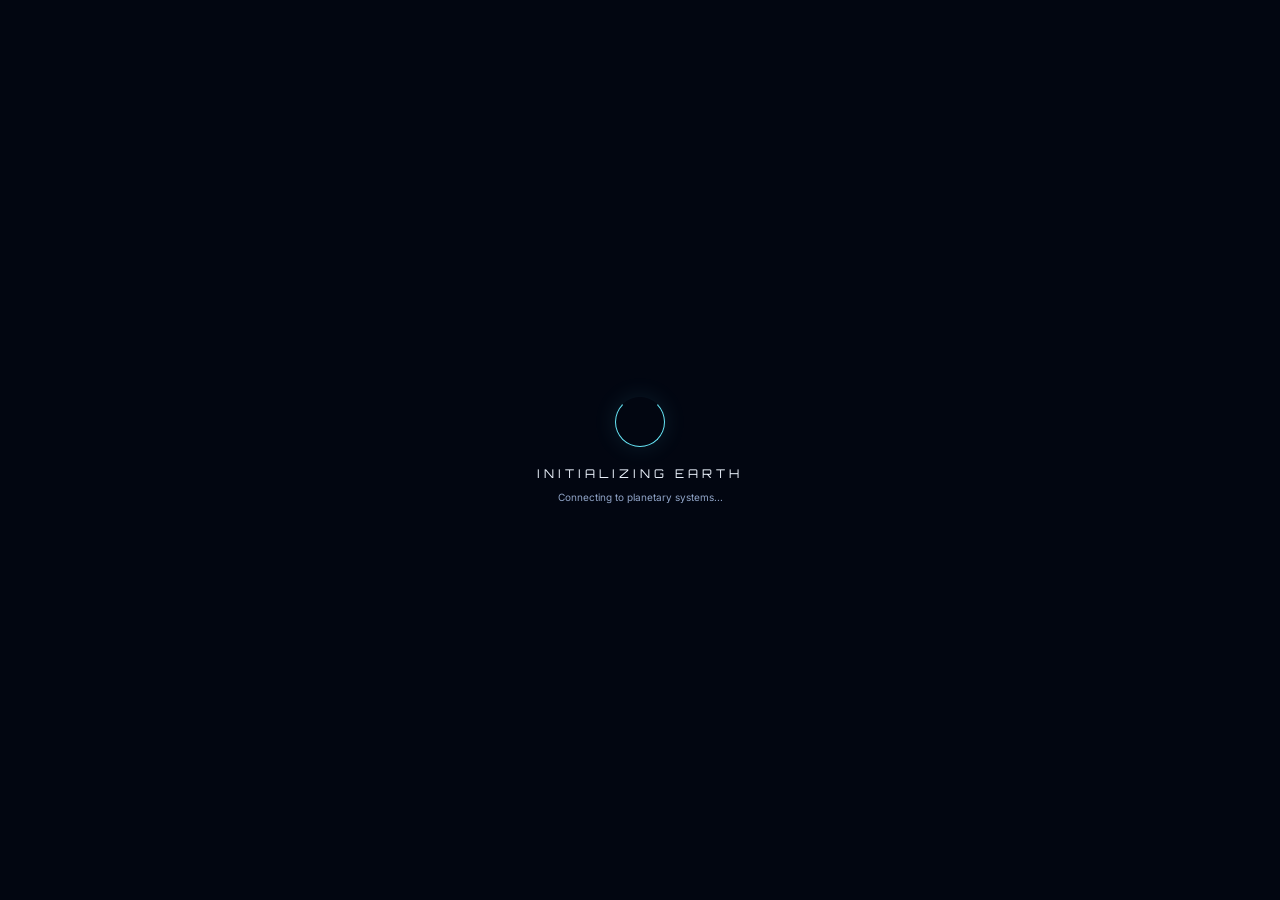
<file: 3D Earth Explorer/index.html>
<!DOCTYPE html>
<html lang="en">
<head>
<meta charset="UTF-8">
<meta name="viewport" content="width=device-width, initial-scale=1.0">
<title>EARTH 3D — Planet Explorer</title>

<style>
@import url('https://fonts.googleapis.com/css2?family=Orbitron:wght@400;500;600;700;800&family=Inter:wght@400;500;600;700&display=swap');

:root {
  --cyan: #67e8f9;
  --blue: #648bff;
  --panel: rgba(6, 15, 34, .82);
  --border: rgba(130, 177, 255, .2);
  --muted: #91a5c8;
}
* { box-sizing: border-box; }
html, body {
  margin: 0;
  width: 100%;
  height: 100%;
  overflow: hidden;
  background: #020611;
  color: #eef5ff;
  font-family: Inter, sans-serif;
}
button, input { font: inherit; }
button { cursor: pointer; color: inherit; }
#world {
  position: fixed;
  inset: 0;
  width: 100%;
  height: 100%;
  display: block;
  outline: none;
}
.overlay {
  position: fixed;
  inset: 0;
  pointer-events: none;
  background: radial-gradient(ellipse at center, transparent 30%, #02061112 68%, #020611b8 115%);
}
header {
  height: 76px;
  position: fixed;
  top: 0;
  left: 0;
  right: 0;
  z-index: 5;
  display: flex;
  align-items: center;
  justify-content: space-between;
  padding: 0 25px;
  background: linear-gradient(#030816e8, #03081600);
  border-bottom: 1px solid #8bb9ff12;
}
.brand { display:flex; align-items:center; gap:12px; }
.logo {
  width: 39px;
  height: 39px;
  display: grid;
  place-items: center;
  border: 1px solid #67e8f966;
  color: var(--cyan);
  border-radius: 12px;
  font-size: 21px;
  box-shadow: 0 0 25px #38c8ff19;
}
.brand-name {
  font-family: Orbitron, sans-serif;
  font-size: 16px;
  font-weight: 700;
  letter-spacing: 2.5px;
}
.brand-sub {
  color: var(--muted);
  font-size: 8px;
  letter-spacing: 2px;
  margin-top: 4px;
}
.header-right { display:flex; gap:9px; align-items:center; }
.pill {
  border: 1px solid var(--border);
  border-radius: 30px;
  padding: 9px 12px;
  background: #0a17318c;
  font-size: 9px;
  letter-spacing: 1px;
}
.dot {
  width: 6px;
  height: 6px;
  display: inline-block;
  background: #6dffb2;
  border-radius: 50%;
  margin-right: 7px;
  box-shadow: 0 0 8px #6dffb2;
}
.panel {
  position: fixed;
  z-index: 4;
  background: var(--panel);
  border: 1px solid var(--border);
  border-radius: 17px;
  backdrop-filter: blur(19px);
  -webkit-backdrop-filter: blur(19px);
  box-shadow: 0 15px 50px #0004;
}
.left {
  left: 20px;
  top: 97px;
  bottom: 87px;
  width: 242px;
  padding: 17px;
  display: flex;
  flex-direction: column;
}
.right {
  right: 20px;
  top: 97px;
  width: 268px;
  padding: 18px;
}
.eyebrow {
  font-size: 9px;
  font-weight: 700;
  color: var(--cyan);
  letter-spacing: 1.8px;
}
.heading {
  font-family: Orbitron, sans-serif;
  font-size: 18px;
  letter-spacing: .7px;
  margin: 10px 0 5px;
}
.muted {
  color: var(--muted);
  font-size: 10px;
  line-height: 1.6;
}
.search {
  margin: 16px 0 12px;
  width: 100%;
  border: 1px solid var(--border);
  background: #030b1b;
  color: white;
  padding: 12px;
  border-radius: 9px;
  font-size: 11px;
  outline: none;
}
.search:focus { border-color: #67e8f9a0; }
.place-list {
  overflow-y: auto;
  display: flex;
  flex-direction: column;
  gap: 4px;
  scrollbar-width: thin;
  scrollbar-color: #304568 transparent;
}
.place {
  display: flex;
  align-items: center;
  gap: 10px;
  text-align: left;
  padding: 10px;
  border: 1px solid transparent;
  border-radius: 10px;
  background: transparent;
  transition: .2s;
}
.place:hover { background:#a9c9ff0c; }
.place.active {
  background: #518eff18;
  border-color: #7fb8ff4d;
}
.flag { font-size: 20px; }
.place-name { font-size: 11px; font-weight: 600; }
.place-country { font-size: 9px; color: var(--muted); margin-top:4px; }
.place-arrow { margin-left:auto; color:#7c91b8; }
.left-footer {
  margin-top: auto;
  border-top: 1px solid #a6c3ff18;
  padding-top: 13px;
}
.small-label {
  color: var(--muted);
  font-size: 9px;
  letter-spacing: 1.2px;
}
.setting {
  display:flex;
  align-items:center;
  justify-content:space-between;
  gap:8px;
  font-size:10px;
  margin-top:12px;
  color:#d4e0f8;
}
input[type=range] { width:100px; accent-color:var(--cyan); }
input[type=checkbox] { accent-color:var(--cyan); }
.earth-preview {
  position: relative;
  height: 116px;
  display: grid;
  place-items: center;
  overflow: hidden;
}
.preview-globe {
  width: 78px;
  height: 78px;
  border-radius: 50%;
  background:
    radial-gradient(ellipse at 28% 25%, #8af1ff 0%, #2588db 27%, #07519c 55%, #04132f 100%);
  box-shadow: inset -15px -8px 22px #0009, 0 0 34px #298cff60;
}
.preview-orbit {
  width: 135px;
  height: 44px;
  border: 1px solid #7cb6ff55;
  position: absolute;
  border-radius: 50%;
  transform: rotate(-22deg);
}
.coords {
  display:grid;
  grid-template-columns:1fr 1fr;
  gap:8px;
  margin-top:14px;
}
.stat {
  padding:11px;
  border-radius:10px;
  background:#ffffff07;
  border:1px solid #9fbaff12;
  min-width:0;
}
.stat-label { font-size:8px; color:var(--muted); margin-bottom:7px; }
.stat-value {
  font-family:Orbitron,sans-serif;
  font-size:11px;
  overflow-wrap:anywhere;
}
.location-description {
  font-size:10px;
  line-height:1.7;
  color:#aabbd8;
  margin-top:12px;
  min-height:51px;
}
.actions { display:flex; gap:7px; margin-top:14px; }
.action {
  flex:1;
  padding:10px 6px;
  border-radius:9px;
  border:1px solid #6e9fff48;
  background:linear-gradient(120deg,#467eff24,#67e8f910);
  font-size:9px;
  letter-spacing:.5px;
}
.action:hover { border-color:#67e8f9b0; }
.bottom {
  position:fixed;
  z-index:4;
  bottom:17px;
  left:50%;
  transform:translateX(-50%);
  display:flex;
  align-items:center;
  justify-content:space-between;
  gap:5px;
  width:min(535px, calc(100% - 550px));
  min-width:300px;
  padding:9px;
  border:1px solid var(--border);
  background:#061126dc;
  backdrop-filter:blur(18px);
  border-radius:14px;
}
.tool {
  background:transparent;
  border:1px solid transparent;
  color:#c0d1ee;
  border-radius:9px;
  padding:8px;
  min-width:40px;
  font-size:14px;
}
.tool:hover, .tool.active {
  background:#86aaff15;
  border-color:#87b5ff35;
  color:var(--cyan);
}
.tool span { display:block; font-size:7px; letter-spacing:.5px; margin-top:4px; }
.hint {
  position:fixed;
  bottom:29px;
  left:270px;
  z-index:3;
  color:#9fb5d577;
  font-size:9px;
  pointer-events:none;
}
.toast {
  position:fixed;
  z-index:10;
  top:87px;
  left:50%;
  transform:translate(-50%,-8px);
  opacity:0;
  pointer-events:none;
  padding:11px 16px;
  border:1px solid #67a8ff55;
  background:#091832ef;
  border-radius:10px;
  color:#d6f6ff;
  font-size:10px;
  transition:.25s;
}
.toast.show { opacity:1; transform:translate(-50%,0); }
#loading {
  position:fixed;
  inset:0;
  z-index:20;
  background:#020611;
  display:grid;
  place-items:center;
  transition:opacity .7s;
}
.loader { text-align:center; }
.spinner {
  width:50px;
  height:50px;
  margin:0 auto 19px;
  border:1px solid var(--cyan);
  border-top-color:transparent;
  border-radius:50%;
  animation:spin 1s linear infinite;
  box-shadow:0 0 25px #67e8f91c;
}
.loader-title { font:12px Orbitron,sans-serif; letter-spacing:4px; }
.loader-sub { color:var(--muted); font-size:10px; margin-top:10px; }
@keyframes spin { to { transform:rotate(360deg); } }

@media(max-width:900px) {
  .left { width:195px; left:10px; }
  .right { width:225px; right:10px; padding:14px; }
  .bottom { width:360px; }
  .hint { display:none; }
}
@media(max-width:620px) {
  header { height:60px; padding:0 12px; }
  .logo { width:32px; height:32px; }
  .brand-name { font-size:13px; letter-spacing:1.7px; }
  .brand-sub { font-size:7px; letter-spacing:1px; }
  .pill { padding:7px 8px; font-size:7px; }
  .header-right { gap:4px; }
  .left {
    top:auto;
    left:7px;
    right:7px;
    bottom:67px;
    width:auto;
    height:77px;
    padding:6px;
    border-radius:12px;
  }
  .left > .eyebrow, .left > .muted, .left-footer { display:none; }
  .search { display:none; }
  .place-list {
    flex-direction:row;
    overflow-x:auto;
    overflow-y:hidden;
    height:100%;
  }
  .place {
    flex:0 0 auto;
    flex-direction:column;
    justify-content:center;
    gap:4px;
    padding:5px 10px;
    min-width:68px;
  }
  .flag { font-size:20px; }
  .place-name { font-size:9px; }
  .place-country, .place-arrow { display:none; }
  .right {
    top:72px;
    right:7px;
    width:166px;
    padding:11px;
    border-radius:13px;
  }
  .heading { font-size:16px; margin:7px 0 3px; }
  .earth-preview { height:70px; }
  .preview-globe { width:48px; height:48px; }
  .preview-orbit { width:85px; height:28px; }
  .coords { gap:5px; margin-top:8px; }
  .stat { padding:7px; }
  .stat-label { font-size:7px; margin-bottom:5px; }
  .stat-value { font-size:9px; }
  .location-description { font-size:9px; line-height:1.5; min-height:48px; margin-top:8px; }
  .actions { flex-direction:column; margin-top:9px; gap:5px; }
  .action { padding:8px 4px; font-size:8px; }
  .bottom {
    left:7px;
    right:7px;
    bottom:7px;
    transform:none;
    width:auto;
    min-width:0;
    padding:5px;
    gap:2px;
  }
  .tool { min-width:31px; padding:6px 4px; font-size:12px; }
  .tool span { font-size:6px; }
  .toast { top:64px; max-width:90vw; text-align:center; }
}
@media(max-width:360px) {
  .right { width:145px; }
  .brand-sub { display:none; }
  .pill { font-size:6px; }
  .place { min-width:58px; }
}
</style>
</head>

<body>
<canvas id="world"></canvas>
<div class="overlay"></div>

<div id="loading">
  <div class="loader">
    <div class="spinner"></div>
    <div class="loader-title">INITIALIZING EARTH</div>
    <div class="loader-sub">Connecting to planetary systems...</div>
  </div>
</div>

<header>
  <div class="brand">
    <div class="logo">◎</div>
    <div>
      <div class="brand-name">EARTH 3D</div>
      <div class="brand-sub">PLANET EXPLORER</div>
    </div>
  </div>
  <div class="header-right">
    <div class="pill"><span class="dot"></span>LIVE SIMULATION</div>
    <div class="pill" id="utc">UTC --:--</div>
  </div>
</header>

<aside class="panel left">
  <div class="eyebrow">EXPLORE THE WORLD</div>
  <div class="heading">Destinations</div>
  <div class="muted">Select a location to explore its coordinates.</div>
  <input class="search" id="search" placeholder="⌕  Search locations...">
  <div class="place-list" id="placeList"></div>
  <div class="left-footer">
    <div class="small-label">GLOBE SETTINGS</div>
    <div class="setting">
      <span>Rotation speed</span>
      <span id="speedValue">1.0×</span>
    </div>
    <input id="speed" type="range" min="0" max="3" value="1" step=".1" style="width:100%;margin-top:10px">
    <div class="setting">
      <span>Auto rotate</span>
      <input type="checkbox" id="autoRotate" checked>
    </div>
  </div>
</aside>

<aside class="panel right">
  <div class="eyebrow">PLANETARY OVERVIEW</div>
  <div class="heading" id="locationName">Earth</div>
  <div class="muted" id="locationType">Our home planet</div>

  <div class="earth-preview">
    <div class="preview-orbit"></div>
    <div class="preview-globe"></div>
  </div>

  <div class="muted" id="locationDescription">
    Explore the third planet from the Sun.
  </div>

  <div class="coords">
    <div class="stat">
      <div class="stat-label">LATITUDE</div>
      <div class="stat-value" id="lat">0.000°</div>
    </div>
    <div class="stat">
      <div class="stat-label">LONGITUDE</div>
      <div class="stat-value" id="lon">0.000°</div>
    </div>
    <div class="stat">
      <div class="stat-label">DIAMETER</div>
      <div class="stat-value">12,742 km</div>
    </div>
    <div class="stat">
      <div class="stat-label">DAY LENGTH</div>
      <div class="stat-value">24 HOURS</div>
    </div>
  </div>

  <div class="actions">
    <button class="action" id="focus">◎ FOCUS LOCATION</button>
    <button class="action" id="mapBtn">↗ OPEN MAP</button>
  </div>
</aside>

<div class="hint">DRAG TO ROTATE · SCROLL TO ZOOM · SELECT A MARKER</div>

<nav class="bottom">
  <button class="tool" id="home">⌂<span>RESET</span></button>
  <button class="tool active" id="rotate">⟳<span>ROTATE</span></button>
  <button class="tool active" id="markers">⌖<span>MARKERS</span></button>
  <button class="tool active" id="atmosphere">◉<span>GLOW</span></button>
  <button class="tool" id="zoomIn">＋<span>ZOOM IN</span></button>
  <button class="tool" id="zoomOut">−<span>ZOOM OUT</span></button>
</nav>

<div class="toast" id="toast"></div>

<script type="importmap">
{
  "imports": {
    "three": "https://cdn.jsdelivr.net/npm/three@0.164.1/build/three.module.js",
    "three/addons/": "https://cdn.jsdelivr.net/npm/three@0.164.1/examples/jsm/controls/OrbitControls.js"
  }
}
</script>

<script type="module">
import * as THREE from 'three';
import { OrbitControls } from 'three/addons/controls/OrbitControls.js';

const $ = id => document.getElementById(id);

const canvas = $('world');
const scene = new THREE.Scene();
scene.background = new THREE.Color(0x020611);

const camera = new THREE.PerspectiveCamera(
  45, innerWidth / innerHeight, .1, 1000
);
camera.position.set(0, 1.5, 9);

const renderer = new THREE.WebGLRenderer({
  canvas, antialias: true, alpha: false
});
renderer.setPixelRatio(Math.min(devicePixelRatio, 2));
renderer.setSize(innerWidth, innerHeight);
renderer.outputColorSpace = THREE.SRGBColorSpace;
renderer.toneMapping = THREE.ACESFilmicToneMapping;
renderer.toneMappingExposure = 1.25;

const controls = new OrbitControls(camera, renderer.domElement);
controls.enableDamping = true;
controls.dampingFactor = .06;
controls.minDistance = 3.3;
controls.maxDistance = 20;
controls.autoRotate = true;
controls.autoRotateSpeed = .55;
controls.target.set(0, 0, 0);

scene.add(new THREE.AmbientLight(0x91b8ff, 1.35));

const sunLight = new THREE.DirectionalLight(0xffffff, 2.7);
sunLight.position.set(-5, 2, 8);
scene.add(sunLight);

const fillLight = new THREE.DirectionalLight(0x247bff, 1.1);
fillLight.position.set(5, -2, -6);
scene.add(fillLight);

// Stars surrounding the Earth
function makeStars(count, radius) {
  const positions = new Float32Array(count * 3);
  for (let i = 0; i < count; i++) {
    const y = Math.random() * 2 - 1;
    const a = Math.random() * Math.PI * 2;
    const r = radius * Math.sqrt(1 - y * y);
    positions[i * 3] = Math.cos(a) * r;
    positions[i * 3 + 1] = y * radius;
    positions[i * 3 + 2] = Math.sin(a) * r;
  }

  const geo = new THREE.BufferGeometry();
  geo.setAttribute('position', new THREE.BufferAttribute(positions, 3));

  const mat = new THREE.PointsMaterial({
    color: 0xd5e8ff,
    size: .85,
    sizeAttenuation: false,
    transparent: true,
    opacity: .9
  });

  const points = new THREE.Points(geo, mat);
  scene.add(points);
  return points;
}

const stars = makeStars(6500, 150);

// Create procedural Earth texture for offline-looking visual fallback.
function makeEarthTexture() {
  const c = document.createElement('canvas');
  c.width = 1024;
  c.height = 512;
  const ctx = c.getContext('2d');

  const gradient = ctx.createLinearGradient(0, 0, 0, 512);
  gradient.addColorStop(0, '#154c91');
  gradient.addColorStop(.5, '#0875bb');
  gradient.addColorStop(1, '#09295c');
  ctx.fillStyle = gradient;
  ctx.fillRect(0, 0, 1024, 512);

  // Deterministic continent-like polygon silhouettes.
  const continents = [
    [[80,95],[135,58],[188,76],[221,120],[200,155],[173,179],[151,230],[125,218],[107,175],[77,150]],
    [[178,228],[220,243],[236,287],[214,336],[203,387],[177,420],[162,374],[152,321],[165,278]],
    [[340,90],[384,66],[422,79],[453,101],[491,92],[516,118],[492,146],[454,151],[432,178],[405,165],[389,139],[359,135]],
    [[420,184],[460,172],[492,202],[488,245],[468,292],[444,340],[423,309],[408,267],[400,224]],
    [[526,95],[565,72],[619,82],[660,110],[704,102],[744,129],[780,116],[827,149],[810,177],[770,181],[736,164],[706,193],[671,171],[646,150],[612,161],[583,139],[552,141]],
    [[580,180],[625,188],[653,230],[637,268],[611,293],[590,263],[570,224]],
    [[752,298],[788,284],[824,309],[816,339],[785,350],[758,328]],
    [[852,180],[881,171],[904,194],[894,220],[869,216]]
  ];

  continents.forEach((poly, i) => {
    ctx.beginPath();
    poly.forEach((p, j) => {
      if (j === 0) ctx.moveTo(p[0], p[1]);
      else ctx.lineTo(p[0], p[1]);
    });
    ctx.closePath();
    ctx.fillStyle = ['#397e51','#3f8b50','#688b47','#467c48'][i % 4];
    ctx.fill();
    ctx.strokeStyle = '#8bb775';
    ctx.lineWidth = 2;
    ctx.stroke();
  });

  // Fine ocean texture and clouds
  for (let i = 0; i < 1600; i++) {
    const x = Math.random() * 1024;
    const y = Math.random() * 512;
    ctx.fillStyle = Math.random() > .5 ? '#8dd9ed' : '#06295c';
    ctx.globalAlpha = Math.random() * .1;
    ctx.fillRect(x, y, Math.random() * 8 + 1, Math.random() * 3 + 1);
  }
  ctx.globalAlpha = 1;

  const tex = new THREE.CanvasTexture(c);
  tex.colorSpace = THREE.SRGBColorSpace;
  return tex;
}

const earthGroup = new THREE.Group();
scene.add(earthGroup);

const earthGeometry = new THREE.SphereGeometry(2.1, 96, 72);
const earthMaterial = new THREE.MeshStandardMaterial({
  map: makeEarthTexture(),
  roughness: .94,
  metalness: .02
});
const earth = new THREE.Mesh(earthGeometry, earthMaterial);
earthGroup.add(earth);

// Subtle procedural cloud layer
function makeCloudTexture() {
  const c = document.createElement('canvas');
  c.width = 512;
  c.height = 256;
  const ctx = c.getContext('2d');
  ctx.clearRect(0, 0, 512, 256);

  for (let i = 0; i < 450; i++) {
    const x = Math.random() * 512;
    const y = Math.random() * 256;
    const w = 4 + Math.random() * 24;
    const h = 2 + Math.random() * 8;
    ctx.fillStyle = '#ffffff';
    ctx.globalAlpha = .1 + Math.random() * .35;
    ctx.beginPath();
    ctx.ellipse(x, y, w, h, Math.random(), 0, Math.PI * 2);
    ctx.fill();
  }
  ctx.globalAlpha = 1;
  return new THREE.CanvasTexture(c);
}

const clouds = new THREE.Mesh(
  new THREE.SphereGeometry(2.125, 64, 48),
  new THREE.MeshStandardMaterial({
    map: makeCloudTexture(),
    transparent: true,
    opacity: .2,
    depthWrite: false
  })
);
earthGroup.add(clouds);

// Atmospheric shell
const atmosphere = new THREE.Mesh(
  new THREE.SphereGeometry(2.19, 64, 48),
  new THREE.MeshBasicMaterial({
    color: 0x2c98ff,
    transparent: true,
    opacity: .12,
    side: THREE.BackSide,
    blending: THREE.AdditiveBlending
  })
);
earthGroup.add(atmosphere);

// Outer atmosphere glow
const outerGlow = new THREE.Mesh(
  new THREE.SphereGeometry(2.28, 64, 48),
  new THREE.MeshBasicMaterial({
    color: 0x1478ff,
    transparent: true,
    opacity: .075,
    side: THREE.BackSide,
    blending: THREE.AdditiveBlending
  })
);
earthGroup.add(outerGlow);

// Lat/lon helpers. Sphere mapping matches the marker convention.
function latLonToVector(lat, lon, radius = 2.15) {
  const phi = (90 - lat) * Math.PI / 180;
  const theta = (lon + 180) * Math.PI / 180;
  return new THREE.Vector3(
    -radius * Math.sin(phi) * Math.cos(theta),
    radius * Math.cos(phi),
    radius * Math.sin(phi) * Math.sin(theta)
  );
}

const locations = [
  {
    name:'New Delhi', country:'India', flag:'🇮🇳',
    lat:28.6139, lon:77.2090, type:'Capital city',
    desc:'India’s capital, known for its historic monuments, government district and vibrant urban culture.'
  },
  {
    name:'Mumbai', country:'India', flag:'🇮🇳',
    lat:19.0760, lon:72.8777, type:'Coastal metropolis',
    desc:'A major coastal city and a centre of finance, film, commerce and culture.'
  },
  {
    name:'Kalol', country:'Gujarat, India', flag:'🇮🇳',
    lat:23.2465, lon:72.4933, type:'City',
    desc:'A city in Gujarat, India. Coordinates are approximate and are intended for this interactive demonstration.'
  },
  {
    name:'Jodhpur', country:'Rajasthan, India', flag:'🇮🇳',
    lat:26.2389, lon:73.0243, type:'Historic city',
    desc:'The Blue City of Rajasthan, famous for Mehrangarh Fort and its desert heritage.'
  },
  {
    name:'London', country:'United Kingdom', flag:'🇬🇧',
    lat:51.5072, lon:-.1276, type:'Capital city',
    desc:'A global city on the River Thames, known for its history, museums and cultural landmarks.'
  },
  {
    name:'New York', country:'United States', flag:'🇺🇸',
    lat:40.7128, lon:-74.0060, type:'Global metropolis',
    desc:'A major city known for its skyline, arts, diverse communities and international influence.'
  },
  {
    name:'Tokyo', country:'Japan', flag:'🇯🇵',
    lat:35.6762, lon:139.6503, type:'Capital city',
    desc:'Japan’s capital, blending advanced technology with traditional neighbourhoods and culture.'
  },
  {
    name:'Sydney', country:'Australia', flag:'🇦🇺',
    lat:-33.8688, lon:151.2093, type:'Harbour city',
    desc:'An Australian city known for its harbour, coastal scenery and distinctive architecture.'
  },
  {
    name:'Cairo', country:'Egypt', flag:'🇪🇬',
    lat:30.0444, lon:31.2357, type:'Historic capital',
    desc:'Egypt’s capital, near the Nile and the ancient monuments of the Giza plateau.'
  },
  {
    name:'Rio de Janeiro', country:'Brazil', flag:'🇧🇷',
    lat:-22.9068, lon:-43.1729, type:'Coastal city',
    desc:'A Brazilian coastal city known for its mountains, beaches and lively cultural traditions.'
  },
  {
    name:'Singapore', country:'Singapore', flag:'🇸🇬',
    lat:1.3521, lon:103.8198, type:'Island city-state',
    desc:'A Southeast Asian city-state with a major port, diverse food culture and modern skyline.'
  },
  {
    name:'Cape Town', country:'South Africa', flag:'🇿🇦',
    lat:-33.9249, lon:18.4241, type:'Coastal city',
    desc:'A South African city known for Table Mountain, ocean views and rich cultural heritage.'
  }
];

const markerGroup = new THREE.Group();
earthGroup.add(markerGroup);
const markerMeshes = [];

locations.forEach(loc => {
  const position = latLonToVector(loc.lat, loc.lon, 2.15);

  const stem = new THREE.Mesh(
    new THREE.SphereGeometry(.045, 12, 10),
    new THREE.MeshBasicMaterial({ color: 0x8df5ff })
  );
  stem.position.copy(position);
  stem.userData.location = loc;
  markerGroup.add(stem);
  markerMeshes.push(stem);

  const ring = new THREE.Mesh(
    new THREE.RingGeometry(.065, .105, 32),
    new THREE.MeshBasicMaterial({
      color: 0x6cecff,
      side: THREE.DoubleSide,
      transparent: true,
      opacity: .85
    })
  );
  ring.position.copy(position.clone().multiplyScalar(1.012));
  ring.lookAt(position.clone().multiplyScalar(2));
  ring.userData.location = loc;
  markerGroup.add(ring);
  markerMeshes.push(ring);

  const halo = new THREE.Mesh(
    new THREE.SphereGeometry(.09, 12, 8),
    new THREE.MeshBasicMaterial({
      color: 0x43dfff,
      transparent: true,
      opacity: .16
    })
  );
  halo.position.copy(position.clone().multiplyScalar(1.02));
  halo.userData.location = loc;
  markerGroup.add(halo);
  markerMeshes.push(halo);
});

// Add latitude / longitude grid lines
const gridGroup = new THREE.Group();
earthGroup.add(gridGroup);

function addGreatCircle(points, color = 0x70baff, opacity = .16) {
  const geo = new THREE.BufferGeometry().setFromPoints(points);
  const line = new THREE.Line(
    geo,
    new THREE.LineBasicMaterial({
      color, transparent: true, opacity
    })
  );
  gridGroup.add(line);
}

for (let lat = -60; lat <= 60; lat += 30) {
  const pts = [];
  for (let lon = -180; lon <= 180; lon += 3) {
    pts.push(latLonToVector(lat, lon, 2.112));
  }
  addGreatCircle(pts);
}
for (let lon = -180; lon < 180; lon += 30) {
  const pts = [];
  for (let lat = -90; lat <= 90; lat += 3) {
    pts.push(latLonToVector(lat, lon, 2.112));
  }
  addGreatCircle(pts);
}

// Build destination list
const list = $('placeList');

function buildList(query = '') {
  list.innerHTML = '';
  locations
    .filter(loc => (loc.name + ' ' + loc.country).toLowerCase().includes(query.toLowerCase()))
    .forEach(loc => {
      const btn = document.createElement('button');
      btn.className = 'place';
      btn.dataset.name = loc.name;
      btn.innerHTML = `
        <span class="flag">${loc.flag}</span>
        <span>
          <div class="place-name">${loc.name}</div>
          <div class="place-country">${loc.country}</div>
        </span>
        <span class="place-arrow">›</span>`;
      btn.addEventListener('click', () => selectLocation(loc, true));
      list.appendChild(btn);
    });
}
buildList();

let selectedLocation = locations[0];
let targetQuaternion = null;
let autoRotate = true;
let markersVisible = true;
let atmosphereVisible = true;
let rotationSpeed = 1;
let toastTimer = null;

function showToast(message) {
  const el = $('toast');
  el.textContent = message;
  el.classList.add('show');
  clearTimeout(toastTimer);
  toastTimer = setTimeout(() => el.classList.remove('show'), 2000);
}

// Rotate Earth so a selected longitude/latitude faces the camera.
function orientToLocation(loc) {
  const normal = latLonToVector(loc.lat, loc.lon, 1).normalize();
  const desired = new THREE.Quaternion().setFromUnitVectors(
    normal, new THREE.Vector3(0, 0, 1)
  );
  targetQuaternion = desired;
  controls.target.set(0, 0, 0);
}

function selectLocation(loc, focus = false) {
  selectedLocation = loc;

  $('locationName').textContent = loc.name;
  $('locationType').textContent = loc.type + ' · ' + loc.country;
  $('locationDescription').textContent = loc.desc;
  $('lat').textContent = (loc.lat >= 0 ? '+' : '') + loc.lat.toFixed(4) + '°';
  $('lon').textContent = (loc.lon >= 0 ? '+' : '') + loc.lon.toFixed(4) + '°';

  document.querySelectorAll('.place').forEach(btn => {
    btn.classList.toggle('active', btn.dataset.name === loc.name);
  });

  if (focus) {
    orientToLocation(loc);
    camera.position.set(0, 0, 5.8);
    showToast('Exploring ' + loc.name);
  }
}

$('search').addEventListener('input', e => buildList(e.target.value));

$('focus').addEventListener('click', () => {
  orientToLocation(selectedLocation);
  camera.position.set(0, 0, 5.8);
  showToast('Focusing on ' + selectedLocation.name);
});

$('mapBtn').addEventListener('click', () => {
  const loc = selectedLocation;
  const url = `https://www.openstreetmap.org/?mlat=${loc.lat}&mlon=${loc.lon}#map=8/${loc.lat}/${loc.lon}`;
  window.open(url, '_blank', 'noopener,noreferrer');
});

$('autoRotate').addEventListener('change', e => {
  autoRotate = e.target.checked;
  controls.autoRotate = autoRotate;
  $('rotate').classList.toggle('active', autoRotate);
  showToast(autoRotate ? 'Auto rotation enabled' : 'Auto rotation disabled');
});

$('speed').addEventListener('input', e => {
  rotationSpeed = Number(e.target.value);
  controls.autoRotateSpeed = .55 * rotationSpeed;
  $('speedValue').textContent = rotationSpeed.toFixed(1) + '×';
});

$('rotate').addEventListener('click', () => {
  autoRotate = !autoRotate;
  controls.autoRotate = autoRotate;
  $('autoRotate').checked = autoRotate;
  $('rotate').classList.toggle('active', autoRotate);
});

$('markers').addEventListener('click', () => {
  markersVisible = !markersVisible;
  markerGroup.visible = markersVisible;
  $('markers').classList.toggle('active', markersVisible);
  showToast(markersVisible ? 'Location markers enabled' : 'Location markers hidden');
});

$('atmosphere').addEventListener('click', () => {
  atmosphereVisible = !atmosphereVisible;
  atmosphere.visible = atmosphereVisible;
  outerGlow.visible = atmosphereVisible;
  $('atmosphere').classList.toggle('active', atmosphereVisible);
});

$('home').addEventListener('click', () => {
  camera.position.set(0, 1.5, 9);
  controls.target.set(0, 0, 0);
  targetQuaternion = null;
  selectLocation(locations[0], false);
  showToast('View reset');
});

$('zoomIn').addEventListener('click', () => {
  camera.position.multiplyScalar(.82);
  camera.position.clampLength(3.3, 20);
});
$('zoomOut').addEventListener('click', () => {
  camera.position.multiplyScalar(1.2);
  camera.position.clampLength(3.3, 20);
});

// Clickable 3D location markers.
const raycaster = new THREE.Raycaster();
const pointer = new THREE.Vector2();

renderer.domElement.addEventListener('click', event => {
  if (event.button !== 0) return;

  pointer.x = (event.clientX / innerWidth) * 2 - 1;
  pointer.y = -(event.clientY / innerHeight) * 2 + 1;
  raycaster.setFromCamera(pointer, camera);

  const hits = raycaster.intersectObjects(markerMeshes, false);
  if (hits.length && markersVisible) {
    const loc = hits[0].object.userData.location;
    if (loc) selectLocation(loc, true);
  }
});

const clock = new THREE.Clock();

function animate() {
  requestAnimationFrame(animate);
  const delta = Math.min(clock.getDelta(), .05);

  if (targetQuaternion) {
    earthGroup.quaternion.slerp(targetQuaternion, .045);
    if (earthGroup.quaternion.angleTo(targetQuaternion) < .002) {
      earthGroup.quaternion.copy(targetQuaternion);
      targetQuaternion = null;
    }
  } else if (!controls.autoRotate) {
    // User controls the orientation.
  }

  if (autoRotate && !targetQuaternion) {
    clouds.rotation.y += delta * .012;
  } else {
    clouds.rotation.y += delta * .003;
  }

  const pulse = 1 + Math.sin(performance.now() * .002) * .08;
  markerMeshes.forEach((mesh, i) => {
    if (i % 3 === 2) mesh.scale.setScalar(pulse);
  });

  stars.rotation.y += delta * .001;
  controls.update();
  renderer.render(scene, camera);
}
animate();

function resize() {
  camera.aspect = innerWidth / innerHeight;
  camera.updateProjectionMatrix();
  renderer.setPixelRatio(Math.min(devicePixelRatio, 2));
  renderer.setSize(innerWidth, innerHeight);
}
window.addEventListener('resize', resize);

function updateClock() {
  $('utc').textContent = 'UTC ' + new Date().toISOString().slice(11, 19);
}
updateClock();
setInterval(updateClock, 1000);

selectLocation(locations[0], false);

setTimeout(() => {
  $('loading').style.opacity = '0';
  setTimeout(() => $('loading').remove(), 750);
  showToast('Welcome to Earth 3D Explorer');
}, 900);
</script>
</body>
</html>
</file>
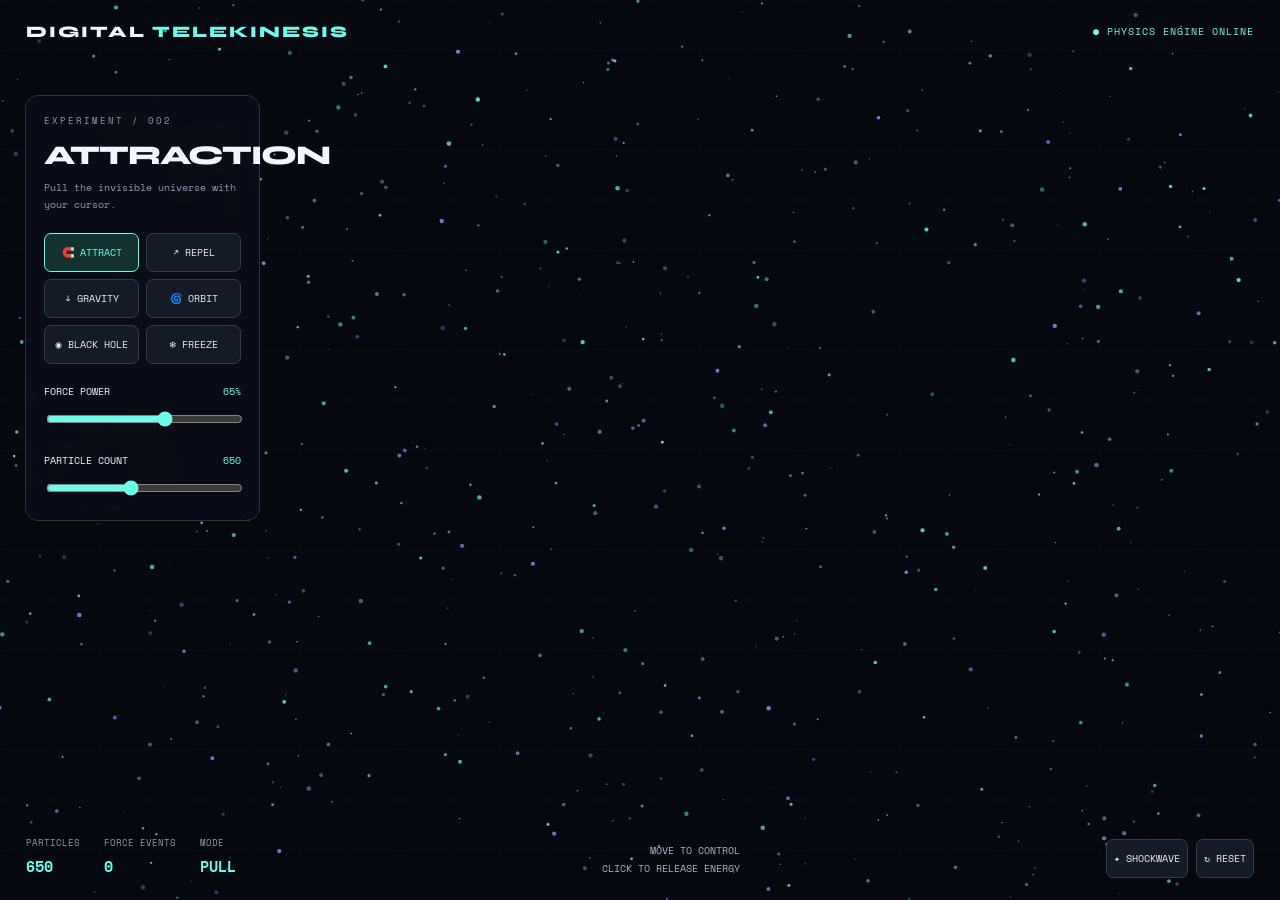
<file: DIGITAL TELEKINESIS/index.html>
<!DOCTYPE html>
<html lang="en">

<head>
    <meta charset="UTF-8">
    <meta name="viewport" content="width=device-width, initial-scale=1.0">
    <title>DIGITAL TELEKINESIS</title>
    <style>
        @import url('https://fonts.googleapis.com/css2?family=Space+Mono:wght@400;700&family=Syne:wght@600;800&display=swap');

        :root {
            --bg: #070910;
            --cyan: #6dfbea;
            --purple: #a78bfa;
            --muted: #9299ae;
        }

        * {
            box-sizing: border-box;
        }

        body {
            margin: 0;
            background: var(--bg);
            color: #f4f6ff;
            font-family: 'Space Mono', monospace;
            overflow: hidden;
        }

        canvas {
            position: fixed;
            inset: 0;
            width: 100%;
            height: 100%;
        }

        .topbar {
            position: fixed;
            top: 0;
            left: 0;
            right: 0;
            padding: 22px 26px;
            display: flex;
            align-items: center;
            justify-content: space-between;
            z-index: 2;
            pointer-events: none;
        }

        .logo {
            font: 800 16px Syne, sans-serif;
            letter-spacing: 2px;
        }

        .logo span {
            color: var(--cyan);
        }

        .live {
            font-size: 10px;
            color: var(--cyan);
            letter-spacing: 1px;
        }

        .panel {
            position: fixed;
            z-index: 3;
            top: 95px;
            left: 25px;
            width: 235px;
            padding: 18px;
            background: #0b0e18d9;
            border: 1px solid #2c3344;
            border-radius: 13px;
            backdrop-filter: blur(15px);
        }

        .eyebrow {
            color: var(--muted);
            font-size: 9px;
            letter-spacing: 2px;
            margin-bottom: 12px;
        }

        h1 {
            font: 800 27px Syne, sans-serif;
            letter-spacing: -1px;
            margin: 0 0 8px;
        }

        .sub {
            color: var(--muted);
            font-size: 10px;
            line-height: 1.7;
            margin-bottom: 20px;
        }

        .modes {
            display: grid;
            grid-template-columns: 1fr 1fr;
            gap: 7px;
        }

        button {
            font: 10px 'Space Mono', monospace;
            color: #e9ecf7;
            background: #151a27;
            border: 1px solid #333b4e;
            border-radius: 7px;
            padding: 11px 7px;
            cursor: pointer;
            transition: .18s;
        }

        button:hover {
            border-color: var(--cyan);
            color: var(--cyan);
        }

        button.active {
            background: #13312f;
            border-color: var(--cyan);
            color: var(--cyan);
        }

        .setting {
            margin-top: 20px;
        }

        .setting-head {
            display: flex;
            justify-content: space-between;
            font-size: 10px;
            margin-bottom: 10px;
        }

        .setting-head span:last-child {
            color: var(--cyan);
        }

        input[type=range] {
            width: 100%;
            accent-color: var(--cyan);
            cursor: pointer;
        }

        .bottom {
            position: fixed;
            z-index: 2;
            left: 26px;
            right: 26px;
            bottom: 22px;
            display: flex;
            justify-content: space-between;
            align-items: end;
            pointer-events: none;
        }

        .stats {
            display: flex;
            gap: 24px;
        }

        .stat small {
            display: block;
            color: var(--muted);
            font-size: 9px;
            margin-bottom: 5px;
        }

        .stat strong {
            font-size: 15px;
            color: var(--cyan);
        }

        .hint {
            font-size: 10px;
            color: #abb2c6;
            text-align: right;
            line-height: 1.8;
        }

        .actions {
            display: flex;
            gap: 8px;
            pointer-events: auto;
        }

        #flash {
            position: fixed;
            inset: 0;
            z-index: 1;
            pointer-events: none;
            opacity: 0;
            background: radial-gradient(circle at var(--x, 50%) var(--y, 50%), #ffffff55, transparent 35%);
        }

        @media(max-width:650px) {
            .topbar {
                padding: 16px;
            }

            .logo {
                font-size: 12px;
            }

            .live {
                font-size: 8px;
            }

            .panel {
                top: 65px;
                left: 12px;
                width: 195px;
                padding: 12px;
            }

            h1 {
                font-size: 22px;
            }

            .sub {
                font-size: 9px;
                margin-bottom: 12px;
            }

            .eyebrow {
                margin-bottom: 8px;
            }

            button {
                padding: 9px 5px;
                font-size: 9px;
            }

            .setting {
                margin-top: 12px;
            }

            .bottom {
                left: 12px;
                right: 12px;
                bottom: 12px;
            }

            .stats {
                gap: 12px;
            }

            .stat small {
                font-size: 8px;
            }

            .stat strong {
                font-size: 12px;
            }

            .hint {
                display: none;
            }
        }
    </style>
</head>

<body>
    <canvas id="space"></canvas>
    <div id="flash"></div>

    <header class="topbar">
        <div class="logo">DIGITAL <span>TELEKINESIS</span></div>
        <div class="live">● PHYSICS ENGINE ONLINE</div>
    </header>

    <section class="panel">
        <div class="eyebrow">EXPERIMENT / 002</div>
        <h1 id="modeTitle">ATTRACTION</h1>
        <div class="sub" id="modeDesc">Pull the invisible universe with your cursor.</div>

        <div class="modes">
            <button class="active" data-mode="attract">🧲 ATTRACT</button>
            <button data-mode="repel">↗ REPEL</button>
            <button data-mode="gravity">↓ GRAVITY</button>
            <button data-mode="orbit">🌀 ORBIT</button>
            <button data-mode="blackhole">◉ BLACK HOLE</button>
            <button data-mode="freeze">❄ FREEZE</button>
        </div>

        <div class="setting">
            <div class="setting-head">
                <span>FORCE POWER</span><span id="powerVal">65%</span>
            </div>
            <input id="power" type="range" min="10" max="100" value="65">
        </div>

        <div class="setting">
            <div class="setting-head">
                <span>PARTICLE COUNT</span><span id="countVal">650</span>
            </div>
            <input id="count" type="range" min="100" max="1400" step="50" value="650">
        </div>
    </section>

    <footer class="bottom">
        <div class="stats">
            <div class="stat"><small>PARTICLES</small><strong id="particleStat">650</strong></div>
            <div class="stat"><small>FORCE EVENTS</small><strong id="eventStat">0</strong></div>
            <div class="stat"><small>MODE</small><strong id="modeStat">PULL</strong></div>
        </div>
        <div class="hint">MOVE TO CONTROL<br>CLICK TO RELEASE ENERGY</div>
        <div class="actions">
            <button id="burst">✦ SHOCKWAVE</button>
            <button id="reset">↻ RESET</button>
        </div>
    </footer>

    <script>
        const canvas = document.getElementById("space");
        const ctx = canvas.getContext("2d");
        const flash = document.getElementById("flash");

        let W, H, dpr;
        let particles = [];
        let shocks = [];
        let mode = "attract";
        let power = 0.65;
        let count = 650;
        let events = 0;
        let frame = 0;
        let lastTime = 0;
        let paused = false;

        const pointer = {
            x: innerWidth / 2,
            y: innerHeight / 2,
            active: false,
            lastX: innerWidth / 2,
            lastY: innerHeight / 2
        };

        const descriptions = {
            attract: ["ATTRACTION", "Pull the invisible universe with your cursor.", "PULL"],
            repel: ["REPULSION", "Your cursor is an invisible force field.", "PUSH"],
            gravity: ["GRAVITY FIELD", "Particles fall as if your cursor controls gravity.", "GRAVITY"],
            orbit: ["ORBITAL FORCE", "Make the particles orbit an invisible center.", "ORBIT"],
            blackhole: ["BLACK HOLE", "A rotating singularity pulls nearby matter inward.", "SINGULARITY"],
            freeze: ["TIME LOCK", "Freeze particle movement. Switch modes to resume.", "FROZEN"]
        };

        function resize() {
            dpr = Math.min(devicePixelRatio || 1, 2);
            W = innerWidth;
            H = innerHeight;
            canvas.width = W * dpr;
            canvas.height = H * dpr;
            canvas.style.width = W + "px";
            canvas.style.height = H + "px";
            ctx.setTransform(dpr, 0, 0, dpr, 0, 0);
        }
        addEventListener("resize", resize);
        resize();

        function makeParticle(randomY = true) {
            return {
                x: Math.random() * W,
                y: randomY ? Math.random() * H : H + Math.random() * 50,
                vx: (Math.random() - .5) * 1.1,
                vy: (Math.random() - .5) * 1.1,
                size: Math.random() * 1.8 + .5,
                hue: Math.random() > .5 ? 174 : 255,
                alpha: Math.random() * .55 + .3,
                phase: Math.random() * Math.PI * 2
            };
        }

        function resetParticles() {
            particles = Array.from({ length: count }, () => makeParticle());
            shocks = [];
        }
        resetParticles();

        function setMode(newMode) {
            mode = newMode;
            paused = false;
            document.querySelectorAll("[data-mode]").forEach(btn => {
                btn.classList.toggle("active", btn.dataset.mode === mode);
            });
            const d = descriptions[mode];
            document.getElementById("modeTitle").textContent = d[0];
            document.getElementById("modeDesc").textContent = d[1];
            document.getElementById("modeStat").textContent = d[2];
        }

        document.querySelectorAll("[data-mode]").forEach(btn => {
            btn.addEventListener("click", () => setMode(btn.dataset.mode));
        });

        document.getElementById("power").addEventListener("input", e => {
            power = Number(e.target.value) / 100;
            document.getElementById("powerVal").textContent = e.target.value + "%";
        });

        document.getElementById("count").addEventListener("input", e => {
            count = Number(e.target.value);
            document.getElementById("countVal").textContent = count;
            document.getElementById("particleStat").textContent = count;

            if (particles.length < count) {
                while (particles.length < count) particles.push(makeParticle());
            } else {
                particles.length = count;
            }
        });

        function setPointer(e) {
            const rect = canvas.getBoundingClientRect();
            pointer.lastX = pointer.x;
            pointer.lastY = pointer.y;
            pointer.x = e.clientX - rect.left;
            pointer.y = e.clientY - rect.top;
            pointer.active = true;
        }
        canvas.addEventListener("pointermove", setPointer);
        canvas.addEventListener("pointerdown", e => {
            setPointer(e);
            shockwave(pointer.x, pointer.y);
        });
        canvas.addEventListener("pointerleave", () => pointer.active = false);

        function shockwave(x = W / 2, y = H / 2) {
            shocks.push({ x, y, radius: 4, alpha: 1, strength: 12 + power * 25 });
            events++;
            document.getElementById("eventStat").textContent = events;
            flash.style.setProperty("--x", x + "px");
            flash.style.setProperty("--y", y + "px");
            flash.style.opacity = ".6";
            setTimeout(() => flash.style.opacity = "0", 80);
        }

        document.getElementById("burst").addEventListener("click", () => {
            shockwave(pointer.active ? pointer.x : W / 2, pointer.active ? pointer.y : H / 2);
        });

        document.getElementById("reset").addEventListener("click", () => {
            events = 0;
            document.getElementById("eventStat").textContent = "0";
            resetParticles();
            setMode("attract");
        });

        function drawBackground() {
            ctx.fillStyle = "rgba(7,9,16,.28)";
            ctx.fillRect(0, 0, W, H);

            // Subtle technical grid
            ctx.save();
            ctx.strokeStyle = "#20283a";
            ctx.globalAlpha = .3;
            ctx.lineWidth = .6;
            const spacing = 50;
            for (let x = 0; x < W; x += spacing) {
                ctx.beginPath(); ctx.moveTo(x, 0); ctx.lineTo(x, H); ctx.stroke();
            }
            for (let y = 0; y < H; y += spacing) {
                ctx.beginPath(); ctx.moveTo(0, y); ctx.lineTo(W, y); ctx.stroke();
            }
            ctx.restore();
        }

        function applyPhysics(p, dt) {
            if (mode === "freeze") return;

            const dx = pointer.x - p.x;
            const dy = pointer.y - p.y;
            const distSq = dx * dx + dy * dy;
            const dist = Math.sqrt(distSq) || 1;
            const radius = mode === "blackhole" ? 500 : 260;

            if (pointer.active && dist < radius) {
                const influence = Math.pow(1 - dist / radius, 1.4);
                const force = power * influence * .5;

                if (mode === "attract") {
                    p.vx += dx / dist * force * dt;
                    p.vy += dy / dist * force * dt;
                }
                if (mode === "repel") {
                    p.vx -= dx / dist * force * dt;
                    p.vy -= dy / dist * force * dt;
                }
                if (mode === "gravity") {
                    p.vx += dx / dist * force * .5 * dt;
                    p.vy += Math.max(.2, dy / dist) * force * 1.8 * dt;
                }
                if (mode === "orbit") {
                    p.vx += (-dy / dist) * force * 1.7 * dt;
                    p.vy += (dx / dist) * force * 1.7 * dt;
                    p.vx += dx / dist * force * .16 * dt;
                    p.vy += dy / dist * force * .16 * dt;
                }
                if (mode === "blackhole") {
                    p.vx += (dx / dist * force * 1.5 - dy / dist * force * .65) * dt;
                    p.vy += (dy / dist * force * 1.5 + dx / dist * force * .65) * dt;
                    if (dist < 12) {
                        p.x = Math.random() * W;
                        p.y = Math.random() * H;
                        p.vx = 0; p.vy = 0;
                    }
                }
            }

            // Shockwave impulses
            for (const s of shocks) {
                const sx = p.x - s.x;
                const sy = p.y - s.y;
                const sd = Math.sqrt(sx * sx + sy * sy) || 1;
                if (Math.abs(sd - s.radius) < 13) {
                    p.vx += sx / sd * s.strength * .06;
                    p.vy += sy / sd * s.strength * .06;
                }
            }

            // Gentle ambient motion
            p.vx += Math.sin(frame * .008 + p.phase) * .004;
            p.vy += Math.cos(frame * .007 + p.phase) * .004;

            // Damping keeps simulation stable
            p.vx *= .992;
            p.vy *= .992;

            const maxSpeed = 8 + power * 9;
            const speed = Math.hypot(p.vx, p.vy);
            if (speed > maxSpeed) {
                p.vx = p.vx / speed * maxSpeed;
                p.vy = p.vy / speed * maxSpeed;
            }

            p.x += p.vx * dt;
            p.y += p.vy * dt;

            if (p.x < -5) p.x = W + 5;
            if (p.x > W + 5) p.x = -5;
            if (p.y < -5) p.y = H + 5;
            if (p.y > H + 5) p.y = -5;
        }

        function drawParticles(dt) {
            for (const p of particles) {
                applyPhysics(p, dt);

                const speed = Math.hypot(p.vx, p.vy);
                const color = p.hue === 174 ? "109,251,234" : "167,139,250";

                // Speed trails
                if (speed > 1.5) {
                    ctx.strokeStyle = `rgba(${color},${Math.min(.4, speed * .025)})`;
                    ctx.lineWidth = p.size * .8;
                    ctx.beginPath();
                    ctx.moveTo(p.x, p.y);
                    ctx.lineTo(p.x - p.vx * 2, p.y - p.vy * 2);
                    ctx.stroke();
                }

                ctx.fillStyle = `rgba(${color},${p.alpha})`;
                ctx.beginPath();
                ctx.arc(p.x, p.y, p.size, 0, Math.PI * 2);
                ctx.fill();
            }
        }

        function drawShocks(dt) {
            for (let i = shocks.length - 1; i >= 0; i--) {
                const s = shocks[i];
                s.radius += (9 + power * 9) * dt;
                s.alpha -= .014 * dt;

                ctx.beginPath();
                ctx.arc(s.x, s.y, s.radius, 0, Math.PI * 2);
                ctx.strokeStyle = `rgba(109,251,234,${Math.max(0, s.alpha)})`;
                ctx.lineWidth = 2;
                ctx.stroke();

                ctx.beginPath();
                ctx.arc(s.x, s.y, s.radius * .7, 0, Math.PI * 2);
                ctx.strokeStyle = `rgba(167,139,250,${Math.max(0, s.alpha * .5)})`;
                ctx.lineWidth = 1;
                ctx.stroke();

                if (s.alpha <= 0) shocks.splice(i, 1);
            }
        }

        function drawCursor() {
            if (!pointer.active) return;

            ctx.save();
            ctx.translate(pointer.x, pointer.y);
            const color = mode === "repel" ? "#ff7aa8" :
                mode === "blackhole" ? "#a78bfa" : "#6dfbea";

            ctx.strokeStyle = color;
            ctx.globalAlpha = .75;
            ctx.lineWidth = 1;

            ctx.beginPath();
            ctx.arc(0, 0, 13 + Math.sin(frame * .08) * 3, 0, Math.PI * 2);
            ctx.stroke();

            ctx.beginPath();
            ctx.moveTo(-24, 0); ctx.lineTo(-8, 0);
            ctx.moveTo(24, 0); ctx.lineTo(8, 0);
            ctx.moveTo(0, -24); ctx.lineTo(0, -8);
            ctx.moveTo(0, 24); ctx.lineTo(0, 8);
            ctx.stroke();

            ctx.restore();
        }

        function animate(now) {
            const dt = Math.min((now - lastTime) / 16.67 || 1, 2);
            lastTime = now;
            frame++;

            ctx.clearRect(0, 0, W, H);
            drawBackground();
            drawParticles(dt);
            drawShocks(dt);
            drawCursor();

            requestAnimationFrame(animate);
        }

        ctx.fillStyle = "#070910";
        ctx.fillRect(0, 0, W, H);
        requestAnimationFrame(animate);
    </script>
</body>

</html>
</file>
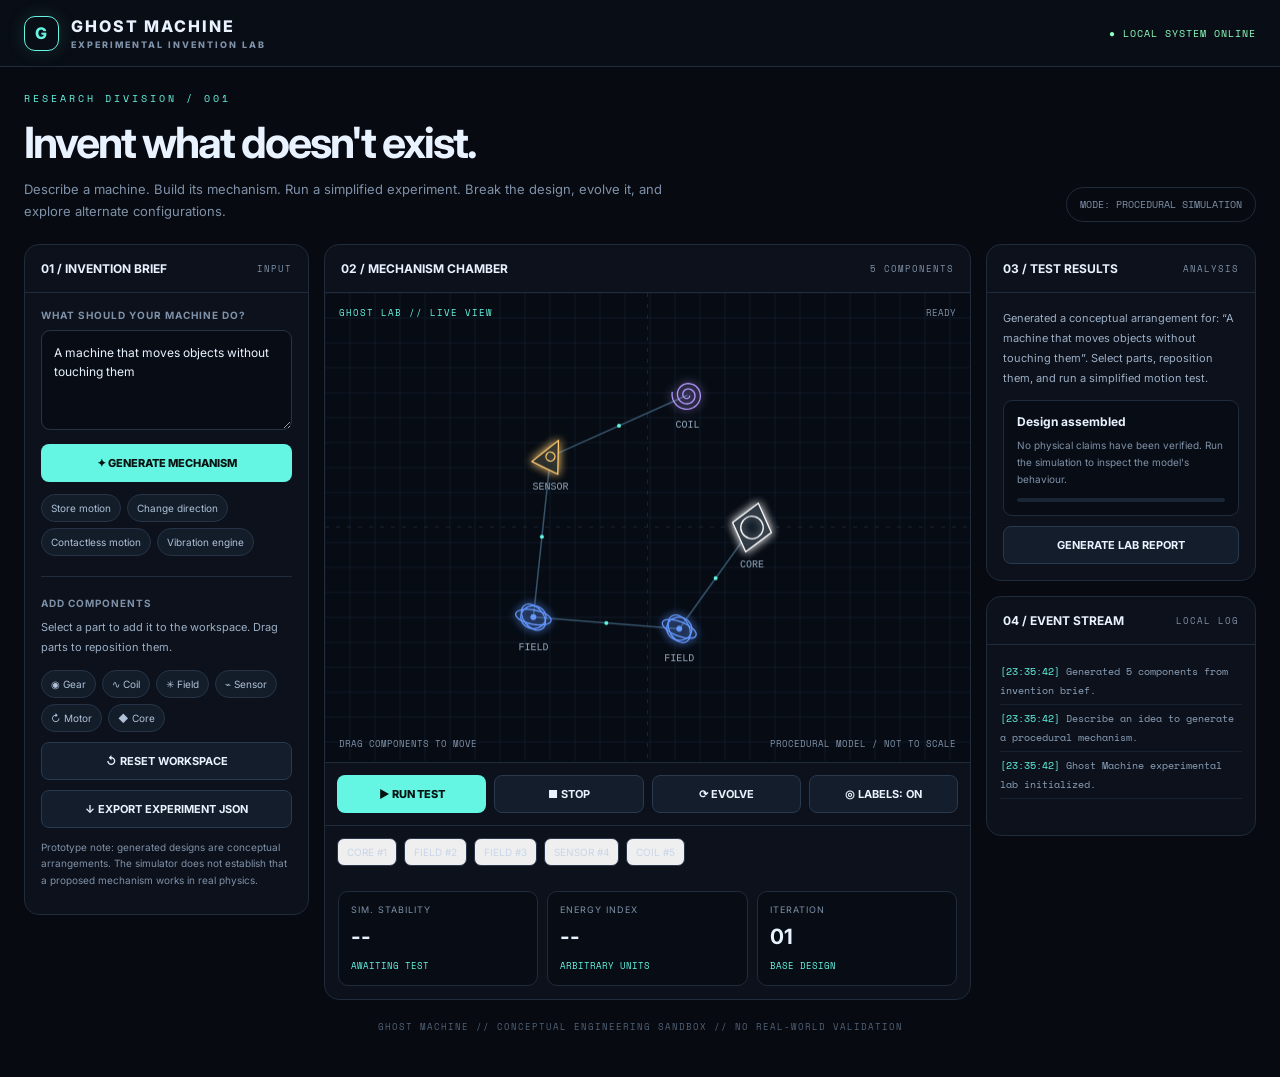
<file: GHOST MACHINE/index.html>
<!DOCTYPE html>
<html lang="en">

<head>
    <meta charset="UTF-8">
    <meta name="viewport" content="width=device-width, initial-scale=1.0">
    <title>GHOST MACHINE | Experimental Invention Lab</title>
    <style>
        @import url('https://fonts.googleapis.com/css2?family=Inter:wght@400;500;600;700;800&family=Space+Mono&display=swap');

        :root {
            --bg: #070a10;
            --panel: #0c111b;
            --line: #202b3b;
            --cyan: #64f5e3;
            --blue: #6698ff;
            --text: #e9f2ff;
            --muted: #7f91a8;
            --red: #ff6f87;
            --green: #8effbd;
        }

        * {
            box-sizing: border-box
        }

        body {
            margin: 0;
            background: var(--bg);
            color: var(--text);
            font-family: Inter, Arial, sans-serif
        }

        button,
        input,
        textarea,
        select {
            font: inherit
        }

        button {
            cursor: pointer;
            transition: .2s
        }

        button:hover {
            filter: brightness(1.18);
            transform: translateY(-1px)
        }

        button:disabled {
            opacity: .45;
            cursor: not-allowed
        }

        header {
            height: 67px;
            border-bottom: 1px solid var(--line);
            display: flex;
            align-items: center;
            justify-content: space-between;
            padding: 0 24px;
            background: #090d15
        }

        .brand {
            display: flex;
            align-items: center;
            gap: 12px;
            font-weight: 800;
            letter-spacing: 2px
        }

        .logo {
            width: 35px;
            height: 35px;
            border: 1px solid var(--cyan);
            border-radius: 11px;
            display: grid;
            place-items: center;
            color: var(--cyan);
            box-shadow: 0 0 20px #64f5e322
        }

        .brand small {
            display: block;
            font-size: 9px;
            color: var(--muted);
            letter-spacing: 2px;
            margin-top: 3px
        }

        .status {
            font: 10px 'Space Mono';
            color: var(--green);
            letter-spacing: 1px
        }

        main {
            max-width: 1600px;
            margin: auto;
            padding: 24px
        }

        .hero {
            display: flex;
            justify-content: space-between;
            gap: 20px;
            align-items: end;
            margin-bottom: 22px
        }

        .eyebrow {
            font: 10px 'Space Mono';
            letter-spacing: 3px;
            color: var(--cyan)
        }

        h1 {
            font-size: clamp(27px, 4vw, 43px);
            letter-spacing: -2px;
            margin: 10px 0
        }

        .hero p {
            color: var(--muted);
            font-size: 13px;
            line-height: 1.7;
            max-width: 650px;
            margin: 0
        }

        .pill {
            border: 1px solid var(--line);
            border-radius: 30px;
            padding: 9px 13px;
            color: var(--muted);
            font: 10px 'Space Mono';
            white-space: nowrap
        }

        .layout {
            display: grid;
            grid-template-columns: 285px minmax(0, 1fr) 270px;
            gap: 15px;
            align-items: start
        }

        .panel {
            background: var(--panel);
            border: 1px solid var(--line);
            border-radius: 15px;
            overflow: hidden
        }

        .panelhead {
            padding: 16px;
            border-bottom: 1px solid var(--line);
            display: flex;
            justify-content: space-between;
            align-items: center;
            font-size: 12px;
            font-weight: 700
        }

        .panelhead span {
            color: var(--muted);
            font: 9px 'Space Mono';
            letter-spacing: 1px
        }

        .pad {
            padding: 16px
        }

        .label {
            display: block;
            color: var(--muted);
            font-size: 10px;
            letter-spacing: 1px;
            font-weight: 700;
            margin-bottom: 9px
        }

        textarea,
        input,
        select {
            width: 100%;
            background: #080d15;
            color: var(--text);
            border: 1px solid #273447;
            border-radius: 9px;
            padding: 12px;
            outline: none
        }

        textarea {
            resize: vertical;
            min-height: 100px;
            font-size: 12px;
            line-height: 1.6
        }

        textarea:focus,
        input:focus,
        select:focus {
            border-color: var(--cyan)
        }

        .primary {
            background: var(--cyan);
            color: #061311;
            border: 0;
            border-radius: 8px;
            padding: 12px;
            font-size: 11px;
            font-weight: 800
        }

        .secondary {
            background: #141d2b;
            color: var(--text);
            border: 1px solid #29394e;
            border-radius: 8px;
            padding: 11px;
            font-size: 11px;
            font-weight: 700
        }

        .danger {
            color: var(--red)
        }

        .full {
            width: 100%;
            margin-top: 10px
        }

        .hint {
            color: var(--muted);
            font-size: 10px;
            line-height: 1.65;
            margin-top: 11px
        }

        .examples {
            display: flex;
            flex-wrap: wrap;
            gap: 6px;
            margin-top: 12px
        }

        .chip {
            font-size: 10px;
            background: #131c29;
            border: 1px solid #273447;
            color: #afc1d7;
            border-radius: 20px;
            padding: 7px 9px
        }

        .stage {
            position: relative;
            min-width: 0
        }

        .canvaswrap {
            position: relative;
            height: 470px;
            background: #070c14;
            border-bottom: 1px solid var(--line)
        }

        canvas {
            display: block;
            width: 100%;
            height: 100%;
            touch-action: none;
            cursor: crosshair
        }

        .canvasbadge {
            position: absolute;
            top: 13px;
            left: 14px;
            font: 9px 'Space Mono';
            letter-spacing: 1px;
            color: var(--cyan);
            pointer-events: none
        }

        .canvasright {
            position: absolute;
            top: 13px;
            right: 14px;
            font: 9px 'Space Mono';
            color: var(--muted);
            pointer-events: none
        }

        .canvasfoot {
            position: absolute;
            bottom: 12px;
            left: 14px;
            right: 14px;
            display: flex;
            justify-content: space-between;
            font: 9px 'Space Mono';
            color: var(--muted);
            pointer-events: none
        }

        .toolbar {
            display: flex;
            flex-wrap: wrap;
            gap: 8px;
            padding: 12px;
            border-bottom: 1px solid var(--line)
        }

        .toolbar button {
            flex: 1;
            min-width: 80px
        }

        .partlist {
            padding: 12px;
            display: flex;
            gap: 7px;
            flex-wrap: wrap
        }

        .part {
            padding: 7px 9px;
            border: 1px solid #29384c;
            border-radius: 7px;
            font-size: 10px;
            color: #c8d6e9;
            cursor: pointer
        }

        .part:hover {
            border-color: var(--cyan)
        }

        .metrics {
            display: grid;
            grid-template-columns: repeat(3, 1fr);
            gap: 9px;
            padding: 13px
        }

        .metric {
            padding: 12px;
            background: #080d15;
            border: 1px solid var(--line);
            border-radius: 10px
        }

        .metric small {
            display: block;
            color: var(--muted);
            font-size: 9px;
            letter-spacing: 1px
        }

        .metric strong {
            display: block;
            font-size: 21px;
            margin: 9px 0 4px
        }

        .metric em {
            font: 9px 'Space Mono';
            color: var(--cyan);
            font-style: normal
        }

        .rightstack {
            display: grid;
            gap: 15px
        }

        .log {
            height: 190px;
            overflow: auto;
            padding: 13px;
            font: 10px/1.9 'Space Mono';
            color: #8da3bc
        }

        .logline {
            border-bottom: 1px solid #172130;
            padding: 4px 0;
            overflow-wrap: anywhere
        }

        .logline b {
            color: var(--cyan);
            font-weight: 400
        }

        .info {
            font-size: 11px;
            line-height: 1.8;
            color: #9cafc6
        }

        .result {
            padding: 13px;
            border-radius: 9px;
            background: #080d15;
            border: 1px solid var(--line);
            margin-top: 12px
        }

        .result h3 {
            font-size: 12px;
            margin: 0 0 8px
        }

        .result p {
            font-size: 10px;
            color: var(--muted);
            line-height: 1.7;
            margin: 0
        }

        .progress {
            height: 4px;
            background: #1a2636;
            border-radius: 10px;
            margin-top: 10px;
            overflow: hidden
        }

        .progress div {
            height: 100%;
            width: 0;
            background: var(--cyan);
            transition: width .3s
        }

        .footer {
            text-align: center;
            color: #516176;
            font: 9px 'Space Mono';
            letter-spacing: 1px;
            margin: 20px 0
        }

        @media(max-width:1150px) {
            .layout {
                grid-template-columns: 240px minmax(0, 1fr)
            }

            .rightstack {
                grid-column: 1/-1;
                grid-template-columns: 1fr 1fr
            }

            .canvaswrap {
                height: 420px
            }
        }

        @media(max-width:720px) {
            main {
                padding: 13px
            }

            .hero {
                align-items: start;
                flex-direction: column
            }

            .layout {
                grid-template-columns: 1fr
            }

            .rightstack {
                grid-column: auto;
                grid-template-columns: 1fr
            }

            .canvaswrap {
                height: 350px
            }

            header {
                padding: 0 14px
            }

            .metrics {
                grid-template-columns: repeat(3, minmax(0, 1fr))
            }

            .metric {
                padding: 9px
            }

            .metric strong {
                font-size: 17px
            }

            .pill {
                white-space: normal
            }

            .toolbar button {
                min-width: 95px
            }
        }
    </style>
</head>

<body>
    <header>
        <div class="brand">
            <div class="logo">G</div>
            <div>GHOST MACHINE<small>EXPERIMENTAL INVENTION LAB</small></div>
        </div>
        <div class="status">● LOCAL SYSTEM ONLINE</div>
    </header>

    <main>
        <section class="hero">
            <div>
                <div class="eyebrow">RESEARCH DIVISION / 001</div>
                <h1>Invent what doesn't exist.</h1>
                <p>Describe a machine. Build its mechanism. Run a simplified experiment. Break the design, evolve it,
                    and explore alternate configurations.</p>
            </div>
            <div class="pill">MODE: PROCEDURAL SIMULATION</div>
        </section>

        <div class="layout">
            <section class="panel">
                <div class="panelhead">01 / INVENTION BRIEF <span>INPUT</span></div>
                <div class="pad">
                    <label class="label" for="idea">WHAT SHOULD YOUR MACHINE DO?</label>
                    <textarea id="idea"
                        placeholder="Example: A machine that moves objects without touching them...">A machine that moves objects without touching them</textarea>
                    <button class="primary full" id="generate">✦ GENERATE MECHANISM</button>
                    <div class="examples">
                        <button class="chip" data-idea="A machine that stores motion and releases it later">Store
                            motion</button>
                        <button class="chip" data-idea="A machine that changes direction without rotating">Change
                            direction</button>
                        <button class="chip" data-idea="A machine that moves objects without touching them">Contactless
                            motion</button>
                        <button class="chip" data-idea="A machine that converts vibration into movement">Vibration
                            engine</button>
                    </div>
                    <div style="height:1px;background:var(--line);margin:20px 0"></div>
                    <label class="label">ADD COMPONENTS</label>
                    <div class="info">Select a part to add it to the workspace. Drag parts to reposition them.</div>
                    <div class="examples">
                        <button class="chip" data-part="gear">◉ Gear</button>
                        <button class="chip" data-part="coil">∿ Coil</button>
                        <button class="chip" data-part="field">✳ Field</button>
                        <button class="chip" data-part="sensor">⌁ Sensor</button>
                        <button class="chip" data-part="motor">↻ Motor</button>
                        <button class="chip" data-part="core">◆ Core</button>
                    </div>
                    <button class="secondary full" id="reset">↺ RESET WORKSPACE</button>
                    <button class="secondary full" id="export">↓ EXPORT EXPERIMENT JSON</button>
                    <p class="hint">Prototype note: generated designs are conceptual arrangements. The simulator does
                        not establish that a proposed mechanism works in real physics.</p>
                </div>
            </section>

            <section class="panel stage">
                <div class="panelhead">02 / MECHANISM CHAMBER <span id="partcount">0 COMPONENTS</span></div>
                <div class="canvaswrap" id="canvaswrap">
                    <canvas id="scene"></canvas>
                    <div class="canvasbadge">GHOST LAB // LIVE VIEW</div>
                    <div class="canvasright" id="viewstatus">READY · 60 FPS TARGET</div>
                    <div class="canvasfoot"><span>DRAG COMPONENTS TO MOVE</span><span>PROCEDURAL MODEL / NOT TO
                            SCALE</span></div>
                </div>
                <div class="toolbar">
                    <button class="primary" id="run">▶ RUN TEST</button>
                    <button class="secondary" id="stop">■ STOP</button>
                    <button class="secondary" id="evolve">⟳ EVOLVE</button>
                    <button class="secondary" id="labels">◎ LABELS: ON</button>
                </div>
                <div class="partlist" id="partlist"></div>
                <div class="metrics">
                    <div class="metric"><small>SIM. STABILITY</small><strong id="stability">--</strong><em
                            id="stabilitynote">AWAITING TEST</em></div>
                    <div class="metric"><small>ENERGY INDEX</small><strong id="energy">--</strong><em>ARBITRARY
                            UNITS</em></div>
                    <div class="metric"><small>ITERATION</small><strong id="iteration">01</strong><em
                            id="iterlabel">BASE DESIGN</em></div>
                </div>
            </section>

            <div class="rightstack">
                <section class="panel">
                    <div class="panelhead">03 / TEST RESULTS <span>ANALYSIS</span></div>
                    <div class="pad">
                        <div class="info" id="summary">Your invention is waiting for its first experiment. Generate a
                            mechanism, then run a test to inspect its simulated behaviour.</div>
                        <div class="result">
                            <h3 id="resulttitle">No experiment run</h3>
                            <p id="resulttext">Results will appear here after you test the current configuration.</p>
                            <div class="progress">
                                <div id="progressbar"></div>
                            </div>
                        </div>
                        <button class="secondary full" id="report">GENERATE LAB REPORT</button>
                    </div>
                </section>
                <section class="panel">
                    <div class="panelhead">04 / EVENT STREAM <span>LOCAL LOG</span></div>
                    <div class="log" id="log"></div>
                </section>
            </div>
        </div>
        <div class="footer">GHOST MACHINE // CONCEPTUAL ENGINEERING SANDBOX // NO REAL-WORLD VALIDATION</div>
    </main>

    <script>
        (() => {
            "use strict";

            const $ = id => document.getElementById(id);
            const canvas = $("scene");
            const ctx = canvas.getContext("2d");
            const wrap = $("canvaswrap");

            let parts = [];
            let links = [];
            let selected = null;
            let dragging = null;
            let running = false;
            let labelsOn = true;
            let simTime = 0;
            let iteration = 1;
            let lastTest = null;
            let raf = 0;
            let seed = 12;

            const colors = {
                gear: "#64f5e3", coil: "#b79aff", field: "#6698ff",
                sensor: "#ffcb75", motor: "#ff82a1", core: "#ffffff"
            };

            const descriptions = {
                gear: "Rotational element",
                coil: "Oscillation element",
                field: "Abstract field source",
                sensor: "Measurement element",
                motor: "Motion driver",
                core: "Central mechanism"
            };

            function rand() {
                seed = (seed * 1664525 + 1013904223) >>> 0;
                return seed / 4294967296;
            }

            function log(message) {
                const row = document.createElement("div");
                row.className = "logline";
                const time = new Date().toLocaleTimeString([], { hour12: false });
                const stamp = document.createElement("b");
                stamp.textContent = "[" + time + "] ";
                row.append(stamp, document.createTextNode(message));
                $("log").prepend(row);
                while ($("log").children.length > 60) $("log").lastChild.remove();
            }

            function resize() {
                const rect = wrap.getBoundingClientRect();
                const dpr = Math.min(window.devicePixelRatio || 1, 2);
                canvas.width = Math.max(1, Math.round(rect.width * dpr));
                canvas.height = Math.max(1, Math.round(rect.height * dpr));
                ctx.setTransform(dpr, 0, 0, dpr, 0, 0);
                draw();
            }
            window.addEventListener("resize", resize);

            function addPart(type, x, y) {
                if (!colors[type]) type = "core";
                const p = {
                    id: crypto.randomUUID ? crypto.randomUUID() : String(Date.now() + Math.random()),
                    type, x, y, angle: rand() * 0.5, phase: rand() * 6.28,
                    speed: 0.3 + rand() * 0.8, radius: type === "core" ? 24 : 18
                };
                parts.push(p);
                if (parts.length > 1) {
                    const prev = parts[parts.length - 2];
                    links.push({ a: prev.id, b: p.id });
                }
                selected = p.id;
                updateParts();
                draw();
            }

            function generate() {
                const idea = $("idea").value.trim();
                if (!idea) { log("Enter an invention brief first."); return; }
                stop();
                seed = [...idea].reduce((n, c) => ((n * 31 + c.charCodeAt(0)) >>> 0), 7) + iteration;
                parts = [];
                links = [];
                selected = null;

                const types = ["core", "gear", "coil", "field", "sensor", "motor"];
                const count = 5 + Math.floor(rand() * 3);
                const rect = wrap.getBoundingClientRect();
                const w = rect.width, h = rect.height;
                const cx = w / 2, cy = h / 2;
                const radius = Math.min(w, h) * 0.29;

                // Choose a visual arrangement based on keywords in the brief.
                const lower = idea.toLowerCase();
                if (lower.includes("vibration")) types.splice(0, types.length, "core", "coil", "coil", "sensor", "motor", "field");
                else if (lower.includes("touch") || lower.includes("contactless")) types.splice(0, types.length, "core", "field", "field", "sensor", "coil", "motor");
                else if (lower.includes("direction")) types.splice(0, types.length, "core", "gear", "gear", "sensor", "motor", "field");
                else if (lower.includes("motion")) types.splice(0, types.length, "core", "motor", "gear", "coil", "sensor", "field");

                for (let i = 0; i < count; i++) {
                    const a = (i / count) * Math.PI * 2;
                    const type = types[i % types.length];
                    parts.push({
                        id: String(i + 1), type,
                        x: cx + Math.cos(a) * radius * (0.7 + rand() * 0.45),
                        y: cy + Math.sin(a) * radius * (0.7 + rand() * 0.45),
                        angle: rand() * 0.5, phase: rand() * 6.28, speed: 0.4 + rand(),
                        radius: type === "core" ? 25 : 18
                    });
                    if (i > 0) links.push({ a: String(i), b: String(i + 1) });
                }
                iteration = 1;
                simTime = 0;
                lastTest = null;
                $("iteration").textContent = "01";
                $("iterlabel").textContent = "BASE DESIGN";
                $("summary").textContent = "Generated a conceptual arrangement for: “" + idea + "”. Select parts, reposition them, and run a simplified motion test.";
                $("resulttitle").textContent = "Design assembled";
                $("resulttext").textContent = "No physical claims have been verified. Run the simulation to inspect the model's behaviour.";
                $("progressbar").style.width = "0%";
                $("stability").textContent = "--";
                $("energy").textContent = "--";
                $("stabilitynote").textContent = "AWAITING TEST";
                updateParts();
                draw();
                log("Generated " + parts.length + " components from invention brief.");
            }

            function updateParts() {
                $("partcount").textContent = parts.length + " COMPONENTS";
                $("partlist").replaceChildren();
                parts.forEach(p => {
                    const b = document.createElement("button");
                    b.className = "part";
                    b.style.borderColor = selected === p.id ? colors[p.type] : "#29384c";
                    b.textContent = (selected === p.id ? "● " : "") + p.type.toUpperCase() + " #" + p.id;
                    b.onclick = () => { selected = p.id; updateParts(); draw(); };
                    $("partlist").append(b);
                });
            }

            function point(p) {
                return { x: p.x, y: p.y };
            }

            function draw() {
                if (!ctx) return;
                const w = wrap.clientWidth, h = wrap.clientHeight;
                ctx.clearRect(0, 0, w, h);
                ctx.fillStyle = "#070c14";
                ctx.fillRect(0, 0, w, h);

                // Grid
                ctx.lineWidth = 0.6;
                ctx.strokeStyle = "#162233";
                for (let x = 0; x < w; x += 25) {
                    ctx.beginPath(); ctx.moveTo(x, 0); ctx.lineTo(x, h); ctx.stroke();
                }
                for (let y = 0; y < h; y += 25) {
                    ctx.beginPath(); ctx.moveTo(0, y); ctx.lineTo(w, y); ctx.stroke();
                }

                // Center guides
                ctx.strokeStyle = "#24374a";
                ctx.setLineDash([4, 7]);
                ctx.beginPath(); ctx.moveTo(w / 2, 0); ctx.lineTo(w / 2, h); ctx.stroke();
                ctx.beginPath(); ctx.moveTo(0, h / 2); ctx.lineTo(w, h / 2); ctx.stroke();
                ctx.setLineDash([]);

                // Links
                links.forEach(l => {
                    const a = parts.find(p => p.id === l.a), b = parts.find(p => p.id === l.b);
                    if (!a || !b) return;
                    ctx.strokeStyle = "#36536a";
                    ctx.lineWidth = 1.5;
                    ctx.beginPath(); ctx.moveTo(a.x, a.y); ctx.lineTo(b.x, b.y); ctx.stroke();
                    const mx = (a.x + b.x) / 2, my = (a.y + b.y) / 2;
                    ctx.fillStyle = "#64f5e3";
                    ctx.beginPath(); ctx.arc(mx, my, 2, 0, Math.PI * 2); ctx.fill();
                    if (running) {
                        const t = (simTime % 2) / 2;
                        ctx.fillStyle = "#ffffff";
                        ctx.beginPath(); ctx.arc(a.x + (b.x - a.x) * t, a.y + (b.y - a.y) * t, 3, 0, Math.PI * 2); ctx.fill();
                    }
                });

                parts.forEach(p => {
                    const color = colors[p.type];
                    const pulse = running ? Math.sin(simTime * 3 + p.phase) * 3 : 0;
                    const r = p.radius + pulse;
                    ctx.save();
                    ctx.translate(p.x, p.y);
                    ctx.rotate(p.angle + (running ? simTime * p.speed * .25 : 0));

                    // Soft glow
                    ctx.shadowBlur = selected === p.id ? 23 : 10;
                    ctx.shadowColor = color;
                    ctx.strokeStyle = color;
                    ctx.fillStyle = "#0b1723";
                    ctx.lineWidth = selected === p.id ? 2 : 1.3;

                    if (p.type === "gear") {
                        ctx.beginPath();
                        for (let i = 0; i < 24; i++) {
                            const a = i * Math.PI / 12;
                            const rr = i % 2 === 0 ? r : r * .83;
                            const x = Math.cos(a) * rr, y = Math.sin(a) * rr;
                            i === 0 ? ctx.moveTo(x, y) : ctx.lineTo(x, y);
                        }
                        ctx.closePath(); ctx.fill(); ctx.stroke();
                        ctx.beginPath(); ctx.arc(0, 0, r * .35, 0, Math.PI * 2); ctx.stroke();
                    } else if (p.type === "coil") {
                        ctx.beginPath();
                        for (let i = 0; i <= 100; i++) {
                            const a = i / 100 * Math.PI * 5;
                            const rr = r * .12 + i / 100 * r * .75;
                            const x = Math.cos(a) * rr, y = Math.sin(a) * rr;
                            i === 0 ? ctx.moveTo(x, y) : ctx.lineTo(x, y);
                        }
                        ctx.stroke();
                    } else if (p.type === "field") {
                        for (let i = 0; i < 3; i++) {
                            ctx.beginPath(); ctx.ellipse(0, 0, r * (1 - i * .18), r * (.4 + i * .15), i * .7, 0, Math.PI * 2); ctx.stroke();
                        }
                        ctx.beginPath(); ctx.arc(0, 0, 3, 0, Math.PI * 2); ctx.fillStyle = color; ctx.fill();
                    } else if (p.type === "sensor") {
                        ctx.beginPath(); ctx.moveTo(0, -r); ctx.lineTo(r * .8, r * .7); ctx.lineTo(-r * .8, r * .7); ctx.closePath(); ctx.fill(); ctx.stroke();
                        ctx.beginPath(); ctx.arc(0, 0, r * .25, 0, Math.PI * 2); ctx.stroke();
                    } else if (p.type === "motor") {
                        ctx.beginPath(); ctx.arc(0, 0, r, 0, Math.PI * 2); ctx.fill(); ctx.stroke();
                        ctx.beginPath(); ctx.moveTo(-r * .5, 0); ctx.lineTo(r * .5, 0); ctx.moveTo(0, -r * .5); ctx.lineTo(0, r * .5); ctx.stroke();
                    } else {
                        ctx.beginPath(); ctx.moveTo(0, -r); ctx.lineTo(r * .8, 0); ctx.lineTo(0, r); ctx.lineTo(-r * .8, 0); ctx.closePath(); ctx.fill(); ctx.stroke();
                        ctx.beginPath(); ctx.arc(0, 0, r * .45, 0, Math.PI * 2); ctx.stroke();
                    }
                    ctx.shadowBlur = 0;
                    ctx.restore();

                    if (labelsOn) {
                        ctx.font = "10px monospace";
                        ctx.textAlign = "center";
                        ctx.fillStyle = selected === p.id ? "#ffffff" : "#93a7bc";
                        ctx.fillText(p.type.toUpperCase(), p.x, p.y + r + 15);
                    }
                    if (selected === p.id) {
                        ctx.strokeStyle = "#ffffff66";
                        ctx.setLineDash([3, 4]);
                        ctx.beginPath(); ctx.arc(p.x, p.y, r + 9, 0, Math.PI * 2); ctx.stroke();
                        ctx.setLineDash([]);
                    }
                });

                if (parts.length === 0) {
                    ctx.fillStyle = "#62758b";
                    ctx.textAlign = "center";
                    ctx.font = "12px monospace";
                    ctx.fillText("AWAITING MECHANISM GENERATION", w / 2, h / 2);
                }
            }

            function canvasPoint(e) {
                const rect = canvas.getBoundingClientRect();
                return { x: e.clientX - rect.left, y: e.clientY - rect.top };
            }
            canvas.addEventListener("pointerdown", e => {
                const pos = canvasPoint(e);
                const p = [...parts].reverse().find(p => Math.hypot(p.x - pos.x, p.y - pos.y) < p.radius + 12);
                if (p) {
                    selected = p.id; dragging = p; canvas.setPointerCapture(e.pointerId);
                    updateParts(); draw();
                }
            });
            canvas.addEventListener("pointermove", e => {
                if (!dragging) return;
                const pos = canvasPoint(e);
                dragging.x = pos.x; dragging.y = pos.y;
                draw();
            });
            canvas.addEventListener("pointerup", () => { if (dragging) log("Repositioned " + dragging.type + " component."); dragging = null; });
            canvas.addEventListener("pointercancel", () => dragging = null);

            function run() {
                if (parts.length === 0) { log("Generate a mechanism before testing."); return; }
                running = true;
                $("viewstatus").textContent = "SIMULATION RUNNING";
                log("Motion simulation started.");
                cancelAnimationFrame(raf);
                let last = performance.now();
                function frame(now) {
                    if (!running) return;
                    const dt = Math.min((now - last) / 1000, .05);
                    last = now; simTime += dt;
                    draw();
                    raf = requestAnimationFrame(frame);
                }
                raf = requestAnimationFrame(frame);
            }

            function stop() {
                running = false;
                cancelAnimationFrame(raf);
                $("viewstatus").textContent = "READY";
                draw();
            }
            function test() {
                if (parts.length === 0) { log("No mechanism to test."); return; }
                stop();
                const diversity = new Set(parts.map(p => p.type)).size;
                const spacing = parts.length > 1
                    ? parts.reduce((s, p) => s + parts.reduce((t, q) => t + (p === q ? 0 : Math.hypot(p.x - q.x, p.y - q.y)), 0), 0) / (parts.length * (parts.length - 1))
                    : 0;
                const connectivity = parts.length ? links.length / Math.max(1, parts.length - 1) : 0;
                // These are heuristic visualization scores, not real physics.
                const score = Math.max(18, Math.min(98, Math.round(38 + diversity * 7 + connectivity * 12 + Math.min(spacing / 5, 14) - Math.abs(parts.length - 6) * 3)));
                const energy = Math.round(20 + diversity * 13 + parts.length * 4 + rand() * 25);
                lastTest = { score, energy, parts: parts.length, diversity, idea: $("idea").value };
                $("stability").textContent = score + "%";
                $("energy").textContent = energy;
                $("stabilitynote").textContent = score > 70 ? "MODEL SCORE: HIGH" : "MODEL SCORE: LOW";
                $("summary").textContent = "The heuristic test scored this configuration at " + score + "%. The score reflects arrangement and component diversity only; it is not a validated engineering measurement.";
                $("resulttitle").textContent = score > 70 ? "Configuration looks consistent" : "Configuration needs revision";
                $("resulttext").textContent = "The model contains " + parts.length + " components across " + diversity + " component types. Try evolving the arrangement, changing the layout, or adding parts. This test does not prove physical feasibility.";
                $("progressbar").style.width = score + "%";
                log("Test completed. Heuristic score: " + score + "%. No real-world validation performed.");
            }

            function evolve() {
                if (parts.length === 0) { generate(); return; }
                stop();
                iteration++;
                seed += iteration * 91;
                const rect = wrap.getBoundingClientRect();
                parts.forEach((p, i) => {
                    // A new spatial arrangement; retain the component identities.
                    const a = (i / parts.length) * Math.PI * 2 + rand() * .8;
                    const radius = Math.min(rect.width, rect.height) * (.15 + rand() * .2);
                    p.x = rect.width / 2 + Math.cos(a) * radius;
                    p.y = rect.height / 2 + Math.sin(a) * radius;
                    p.phase = rand() * 6.28;
                    p.angle = rand() * 6.28;
                });
                // Occasionally mutate one component type.
                if (parts.length > 2 && rand() > .35) {
                    const p = parts[Math.floor(rand() * parts.length)];
                    const types = Object.keys(colors);
                    p.type = types[Math.floor(rand() * types.length)];
                    p.radius = p.type === "core" ? 25 : 18;
                }
                links = [];
                for (let i = 1; i < parts.length; i++) {
                    links.push({ a: parts[i - 1].id, b: parts[i].id });
                }
                $("iteration").textContent = String(iteration).padStart(2, "0");
                $("iterlabel").textContent = "MUTATED DESIGN";
                lastTest = null;
                $("stability").textContent = "--";
                $("energy").textContent = "--";
                $("stabilitynote").textContent = "RUN TEST AGAIN";
                $("resulttitle").textContent = "Alternate configuration generated";
                $("resulttext").textContent = "The arrangement has changed procedurally. Test it and compare the heuristic score with the previous configuration.";
                $("progressbar").style.width = "0%";
                updateParts(); draw();
                log("Generated alternate arrangement, iteration " + iteration + ".");
            }

            function reset() {
                stop(); parts = []; links = []; selected = null; iteration = 1; simTime = 0; lastTest = null;
                $("iteration").textContent = "01"; $("iterlabel").textContent = "BASE DESIGN";
                $("stability").textContent = "--"; $("energy").textContent = "--";
                $("stabilitynote").textContent = "AWAITING TEST";
                $("summary").textContent = "Workspace reset. Enter an invention brief and generate a new mechanism.";
                $("resulttitle").textContent = "No experiment run";
                $("resulttext").textContent = "Results will appear here after you test the current configuration.";
                $("progressbar").style.width = "0%";
                updateParts(); draw(); log("Workspace reset.");
            }

            function exportJSON() {
                const data = {
                    project: "GHOST MACHINE",
                    createdAt: new Date().toISOString(),
                    inventionBrief: $("idea").value,
                    iteration,
                    components: parts.map(p => ({ id: p.id, type: p.type, x: Math.round(p.x), y: Math.round(p.y), angle: p.angle })),
                    connections: links,
                    lastHeuristicTest: lastTest,
                    disclaimer: "Conceptual prototype. Scores are heuristics, not validated physics or engineering results."
                };
                const blob = new Blob([JSON.stringify(data, null, 2)], { type: "application/json" });
                const url = URL.createObjectURL(blob);
                const a = document.createElement("a");
                a.href = url; a.download = "ghost-machine-experiment.json"; a.click();
                setTimeout(() => URL.revokeObjectURL(url), 1000);
                log("Experiment exported as JSON.");
            }

            function report() {
                if (!lastTest) { test(); if (!lastTest) return; }
                const r = lastTest;
                const text = `GHOST MACHINE — LAB REPORT
Date: ${new Date().toLocaleString()}

INVENTION BRIEF
${r.idea}

MODEL
Components: ${r.parts}
Component types: ${r.diversity}
Iteration: ${iteration}

HEURISTIC SIMULATION
Stability index: ${r.score}%
Energy index: ${r.energy} arbitrary units

INTERPRETATION
These scores are visual-model heuristics, not measurements of physical stability, energy efficiency, or feasibility.

NEXT STEPS
1. Change component positions.
2. Add or remove parts.
3. Generate an alternate configuration.
4. Validate any real-world mechanism with appropriate engineering methods.`;
                const blob = new Blob([text], { type: "text/plain" });
                const url = URL.createObjectURL(blob);
                const a = document.createElement("a");
                a.href = url; a.download = "ghost-machine-lab-report.txt"; a.click();
                setTimeout(() => URL.revokeObjectURL(url), 1000);
                log("Lab report exported.");
            }

            $("generate").addEventListener("click", generate);
            $("run").addEventListener("click", () => { run(); setTimeout(() => { if (running) test(); }, 2500); });
            $("stop").addEventListener("click", () => { stop(); log("Simulation stopped."); });
            $("evolve").addEventListener("click", evolve);
            $("reset").addEventListener("click", reset);
            $("export").addEventListener("click", exportJSON);
            $("report").addEventListener("click", report);
            $("labels").addEventListener("click", () => {
                labelsOn = !labelsOn;
                $("labels").textContent = "◎ LABELS: " + (labelsOn ? "ON" : "OFF");
                draw();
            });
            document.querySelectorAll("[data-idea]").forEach(b => {
                b.addEventListener("click", () => {
                    $("idea").value = b.dataset.idea;
                    generate();
                });
            });
            document.querySelectorAll("[data-part]").forEach(b => {
                b.addEventListener("click", () => {
                    const rect = wrap.getBoundingClientRect();
                    addPart(b.dataset.part, rect.width / 2 + (rand() - .5) * 120, rect.height / 2 + (rand() - .5) * 100);
                    log("Added " + b.dataset.part + " component.");
                });
            });

            log("Ghost Machine experimental lab initialized.");
            log("Describe an idea to generate a procedural mechanism.");
            resize();
            generate();
        })();
    </script>
</body>

</html>
</file>
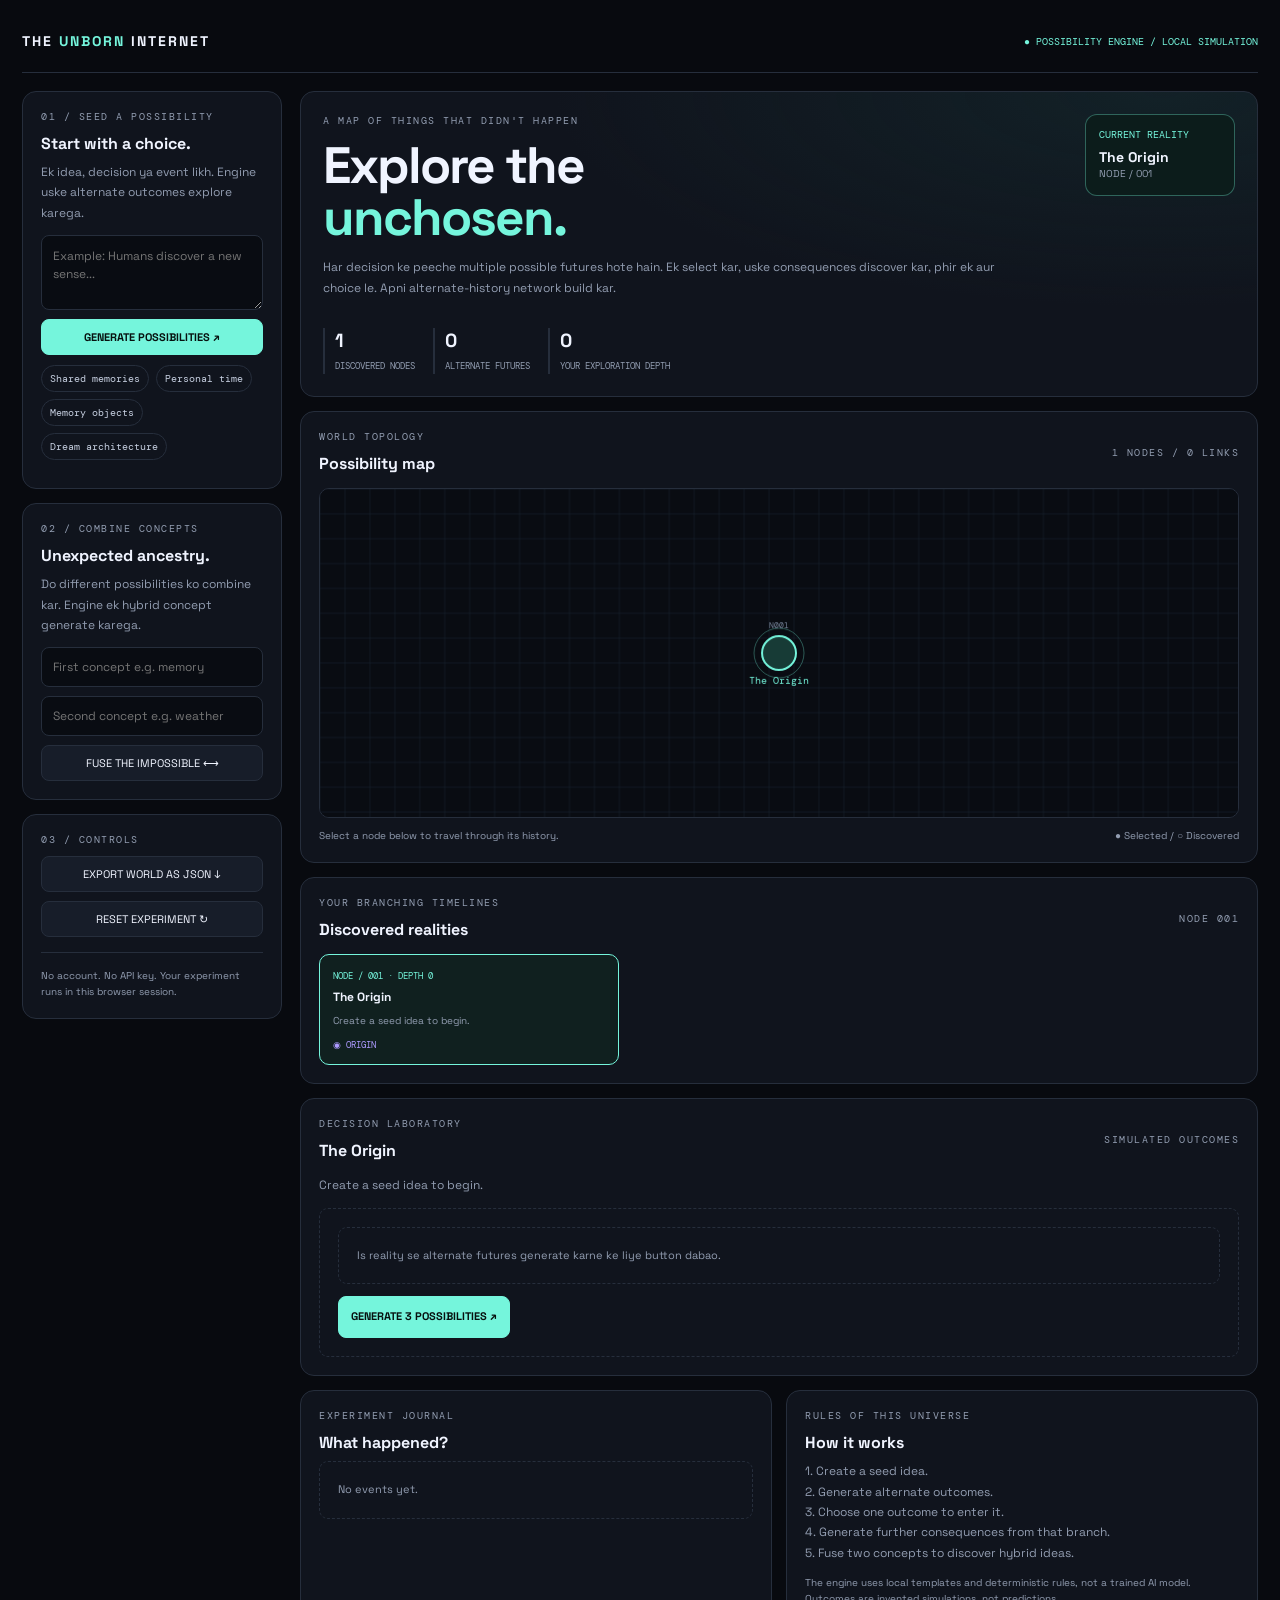
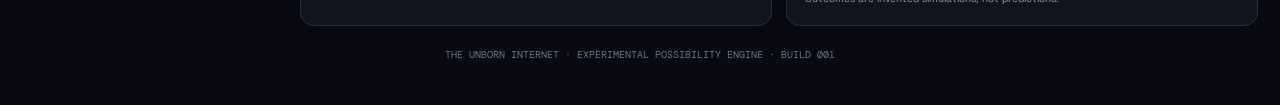
<file: Cyberpunk 3D City/THE UNBORN INTERNET/index.html>
<!DOCTYPE html>
<html lang="en">

<head>
    <meta charset="UTF-8">
    <meta name="viewport" content="width=device-width, initial-scale=1.0">
    <title>THE UNBORN INTERNET — Possibility Engine</title>
    <style>
        @import url('https://fonts.googleapis.com/css2?family=DM+Mono:wght@400;500&family=Space+Grotesk:wght@400;500;600;700&display=swap');

        :root {
            --bg: #080a0f;
            --panel: #10141d;
            --line: #262e3c;
            --text: #f0f4ff;
            --muted: #929db1;
            --cyan: #75f5dc;
            --violet: #ad9aff;
            --orange: #ffbd80;
        }

        * {
            box-sizing: border-box
        }

        body {
            margin: 0;
            background: var(--bg);
            color: var(--text);
            font-family: 'Space Grotesk', sans-serif;
            min-height: 100vh
        }

        button,
        input,
        textarea {
            font: inherit
        }

        button {
            cursor: pointer
        }

        button:focus-visible,
        input:focus-visible,
        textarea:focus-visible {
            outline: 2px solid var(--cyan);
            outline-offset: 3px
        }

        .app {
            max-width: 1500px;
            margin: auto;
            padding: 22px
        }

        header {
            display: flex;
            justify-content: space-between;
            align-items: center;
            gap: 18px;
            padding: 10px 0 22px;
            border-bottom: 1px solid var(--line)
        }

        .brand {
            font-size: 14px;
            font-weight: 700;
            letter-spacing: 2px
        }

        .brand b {
            color: var(--cyan)
        }

        .kicker {
            font: 10px 'DM Mono', monospace;
            color: var(--muted);
            letter-spacing: 1.5px
        }

        .live {
            font: 10px 'DM Mono', monospace;
            color: var(--cyan)
        }

        main {
            display: grid;
            grid-template-columns: 260px minmax(0, 1fr);
            gap: 18px;
            margin-top: 18px
        }

        .panel {
            background: var(--panel);
            border: 1px solid var(--line);
            border-radius: 14px;
            padding: 18px;
            min-width: 0
        }

        h1,
        h2,
        h3,
        p {
            margin-top: 0
        }

        h1 {
            font-size: clamp(30px, 4vw, 54px);
            letter-spacing: -2px;
            line-height: 1.02;
            margin: 13px 0
        }

        h1 span {
            color: var(--cyan)
        }

        h2 {
            font-size: 16px;
            margin-bottom: 8px
        }

        h3 {
            font-size: 13px;
            margin-bottom: 7px
        }

        p {
            color: var(--muted);
            font-size: 12px;
            line-height: 1.7
        }

        .label {
            font: 10px 'DM Mono', monospace;
            color: var(--muted);
            letter-spacing: 1.5px;
            text-transform: uppercase;
            margin-bottom: 10px
        }

        input,
        textarea {
            width: 100%;
            background: #090c12;
            color: var(--text);
            border: 1px solid var(--line);
            border-radius: 8px;
            padding: 11px;
            font-size: 12px
        }

        textarea {
            resize: vertical;
            min-height: 75px;
            line-height: 1.5
        }

        button {
            border: 1px solid var(--line);
            background: #171d29;
            color: var(--text);
            border-radius: 8px;
            padding: 10px 12px;
            font-size: 11px;
            transition: .18s
        }

        button:hover {
            border-color: var(--cyan);
            color: var(--cyan)
        }

        button.primary {
            background: var(--cyan);
            border-color: var(--cyan);
            color: #07110f;
            font-weight: 700
        }

        button.primary:hover {
            background: #a0ffed
        }

        button:disabled {
            opacity: .35;
            cursor: not-allowed
        }

        button.danger:hover {
            border-color: #ff8b9d;
            color: #ff8b9d
        }

        .full {
            width: 100%
        }

        .stack {
            display: grid;
            gap: 9px
        }

        .sidebar {
            display: flex;
            flex-direction: column;
            gap: 14px
        }

        .rule {
            height: 1px;
            background: var(--line);
            margin: 15px 0
        }

        .small {
            font-size: 10px;
            color: var(--muted);
            line-height: 1.6
        }

        .chips {
            display: flex;
            gap: 7px;
            flex-wrap: wrap;
            margin: 10px 0
        }

        .chip {
            font: 10px 'DM Mono', monospace;
            border: 1px solid var(--line);
            padding: 6px 8px;
            border-radius: 20px;
            color: #c7d0e1;
            cursor: pointer
        }

        .chip:hover {
            border-color: var(--violet);
            color: var(--violet)
        }

        .workspace {
            display: flex;
            flex-direction: column;
            gap: 14px;
            min-width: 0
        }

        .hero {
            padding: 22px;
            background: radial-gradient(ellipse at 90% 0%, #173b3b55, transparent 50%), var(--panel)
        }

        .hero-row {
            display: flex;
            justify-content: space-between;
            gap: 20px;
            align-items: flex-start
        }

        .hero-copy {
            max-width: 680px
        }

        .metrics {
            display: flex;
            gap: 18px;
            flex-wrap: wrap;
            margin-top: 18px
        }

        .metric {
            border-left: 2px solid var(--line);
            padding-left: 10px
        }

        .metric strong {
            display: block;
            font-size: 19px
        }

        .metric span {
            font: 9px 'DM Mono', monospace;
            color: var(--muted)
        }

        .current {
            border: 1px solid #75f5dc55;
            background: #0c1c1b;
            border-radius: 12px;
            padding: 13px;
            min-width: 150px
        }

        .current .number {
            font: 10px 'DM Mono', monospace;
            color: var(--cyan)
        }

        .current strong {
            display: block;
            margin-top: 7px;
            font-size: 14px
        }

        .tabs {
            display: flex;
            gap: 7px;
            flex-wrap: wrap
        }

        .tab.active {
            border-color: var(--cyan);
            color: var(--cyan);
            background: #102321
        }

        #graph {
            width: 100%;
            height: 330px;
            display: block;
            background: #090c12;
            border: 1px solid var(--line);
            border-radius: 10px;
            cursor: grab
        }

        .graph-note {
            display: flex;
            justify-content: space-between;
            gap: 10px;
            margin-top: 10px
        }

        .node-list {
            display: grid;
            grid-template-columns: repeat(3, minmax(0, 1fr));
            gap: 10px
        }

        .node {
            border: 1px solid var(--line);
            background: #0c1018;
            border-radius: 10px;
            padding: 13px;
            text-align: left;
            min-width: 0
        }

        .node.selected {
            border-color: var(--cyan);
            background: #10201f
        }

        .node .node-num {
            font: 9px 'DM Mono', monospace;
            color: var(--cyan)
        }

        .node strong {
            display: block;
            font-size: 12px;
            margin: 7px 0;
            overflow-wrap: anywhere
        }

        .node p {
            font-size: 10px;
            margin: 0;
            overflow-wrap: anywhere
        }

        .node .prob {
            display: block;
            margin-top: 10px;
            font: 9px 'DM Mono', monospace;
            color: var(--violet)
        }

        .section-head {
            display: flex;
            justify-content: space-between;
            gap: 10px;
            align-items: center;
            margin-bottom: 14px
        }

        .section-head h2 {
            margin: 0
        }

        .outcome {
            padding: 17px;
            border-radius: 10px;
            background: #0a0e15;
            border: 1px solid var(--line);
            margin-top: 12px
        }

        .outcome h3 {
            color: var(--cyan)
        }

        .outcome p {
            margin-bottom: 0
        }

        .two-col {
            display: grid;
            grid-template-columns: 1fr 1fr;
            gap: 14px
        }

        .log {
            display: grid;
            gap: 8px;
            max-height: 210px;
            overflow: auto
        }

        .log-item {
            padding: 9px 11px;
            border-left: 2px solid var(--line);
            background: #0b0f16
        }

        .log-item strong {
            font-size: 11px;
            display: block
        }

        .log-item span {
            font: 9px 'DM Mono', monospace;
            color: var(--muted)
        }

        .empty {
            padding: 18px;
            border: 1px dashed var(--line);
            border-radius: 9px;
            color: var(--muted);
            font-size: 11px;
            line-height: 1.8
        }

        footer {
            text-align: center;
            padding: 22px;
            color: #69758b;
            font: 10px 'DM Mono', monospace
        }

        .toast {
            position: fixed;
            bottom: 20px;
            left: 50%;
            transform: translate(-50%, 20px);
            opacity: 0;
            pointer-events: none;
            background: #17231f;
            border: 1px solid #75f5dc66;
            color: var(--cyan);
            padding: 11px 15px;
            border-radius: 8px;
            font: 11px 'DM Mono', monospace;
            transition: .25s;
            z-index: 9;
            max-width: 90vw;
            text-align: center
        }

        .toast.show {
            opacity: 1;
            transform: translate(-50%, 0)
        }

        @media(max-width:900px) {
            main {
                grid-template-columns: 1fr
            }

            .sidebar {
                display: grid;
                grid-template-columns: 1fr 1fr
            }

            .node-list {
                grid-template-columns: repeat(2, minmax(0, 1fr))
            }
        }

        @media(max-width:560px) {
            .app {
                padding: 12px
            }

            .sidebar {
                display: flex
            }

            .hero-row {
                display: block
            }

            .current {
                margin-top: 16px
            }

            .two-col {
                grid-template-columns: 1fr
            }

            .node-list {
                grid-template-columns: 1fr
            }

            #graph {
                height: 260px
            }

            .metrics {
                gap: 12px
            }

            .brand {
                font-size: 11px
            }

            .live {
                font-size: 8px
            }
        }
    </style>
</head>

<body>
    <div class="app">
        <header>
            <div class="brand">THE <b>UNBORN</b> INTERNET</div>
            <div class="live">● POSSIBILITY ENGINE / LOCAL SIMULATION</div>
        </header>

        <main>
            <aside class="sidebar">
                <section class="panel">
                    <div class="label">01 / Seed a possibility</div>
                    <h2>Start with a choice.</h2>
                    <p>Ek idea, decision ya event likh. Engine uske alternate outcomes explore karega.</p>
                    <div class="stack">
                        <textarea id="seed" maxlength="180"
                            placeholder="Example: Humans discover a new sense..."></textarea>
                        <button class="primary full" id="create">GENERATE POSSIBILITIES ↗</button>
                    </div>
                    <div class="chips">
                        <span class="chip" data-seed="Humans can share memories">Shared memories</span>
                        <span class="chip" data-seed="Time moves differently for each person">Personal time</span>
                        <span class="chip" data-seed="Objects remember every person who touched them">Memory
                            objects</span>
                        <span class="chip" data-seed="Dreams can be built into physical places">Dream
                            architecture</span>
                    </div>
                </section>

                <section class="panel">
                    <div class="label">02 / Combine concepts</div>
                    <h2>Unexpected ancestry.</h2>
                    <p>Do different possibilities ko combine kar. Engine ek hybrid concept generate karega.</p>
                    <div class="stack">
                        <input id="ideaA" maxlength="100" placeholder="First concept e.g. memory">
                        <input id="ideaB" maxlength="100" placeholder="Second concept e.g. weather">
                        <button id="combine">FUSE THE IMPOSSIBLE ⟷</button>
                    </div>
                </section>

                <section class="panel">
                    <div class="label">03 / Controls</div>
                    <div class="stack">
                        <button id="export">EXPORT WORLD AS JSON ↓</button>
                        <button id="reset" class="danger">RESET EXPERIMENT ↻</button>
                    </div>
                    <div class="rule"></div>
                    <div class="small">No account. No API key. Your experiment runs in this browser session.</div>
                </section>
            </aside>

            <section class="workspace">
                <section class="panel hero">
                    <div class="hero-row">
                        <div class="hero-copy">
                            <div class="kicker">A MAP OF THINGS THAT DIDN'T HAPPEN</div>
                            <h1>Explore the<br><span>unchosen.</span></h1>
                            <p>Har decision ke peeche multiple possible futures hote hain. Ek select kar, uske
                                consequences discover kar, phir ek aur choice le. Apni alternate-history network build
                                kar.</p>
                        </div>
                        <div class="current">
                            <div class="number">CURRENT REALITY</div>
                            <strong id="currentTitle">The Origin</strong>
                            <div class="small" id="currentId">NODE / 000</div>
                        </div>
                    </div>
                    <div class="metrics">
                        <div class="metric"><strong id="worldCount">1</strong><span>DISCOVERED NODES</span></div>
                        <div class="metric"><strong id="branchCount">0</strong><span>ALTERNATE FUTURES</span></div>
                        <div class="metric"><strong id="depthCount">0</strong><span>YOUR EXPLORATION DEPTH</span></div>
                    </div>
                </section>

                <section class="panel">
                    <div class="section-head">
                        <div>
                            <div class="label">World topology</div>
                            <h2>Possibility map</h2>
                        </div>
                        <div class="kicker" id="mapLabel">1 NODE / 0 LINKS</div>
                    </div>
                    <canvas id="graph" aria-label="Interactive possibility map"></canvas>
                    <div class="graph-note">
                        <span class="small">Select a node below to travel through its history.</span>
                        <span class="small">● Selected / ○ Discovered</span>
                    </div>
                </section>

                <section class="panel">
                    <div class="section-head">
                        <div>
                            <div class="label">Your branching timelines</div>
                            <h2>Discovered realities</h2>
                        </div>
                        <div class="kicker" id="nodeLabel">NODE 001</div>
                    </div>
                    <div class="node-list" id="nodeList"></div>
                </section>

                <section class="panel">
                    <div class="section-head">
                        <div>
                            <div class="label">Decision laboratory</div>
                            <h2 id="labTitle">The Origin</h2>
                        </div>
                        <div class="kicker">SIMULATED OUTCOMES</div>
                    </div>
                    <p id="labDesc">Create your first possibility to begin exploring alternate histories.</p>
                    <div id="outcomes" class="empty">Your next choices will appear here.</div>
                </section>

                <div class="two-col">
                    <section class="panel">
                        <div class="label">Experiment journal</div>
                        <h2>What happened?</h2>
                        <div class="log" id="journal">
                            <div class="log-item"><strong>Experiment initialized</strong><span>ORIGIN CREATED</span>
                            </div>
                        </div>
                    </section>
                    <section class="panel">
                        <div class="label">Rules of this universe</div>
                        <h2>How it works</h2>
                        <p>1. Create a seed idea.<br>2. Generate alternate outcomes.<br>3. Choose one outcome to enter
                            it.<br>4. Generate further consequences from that branch.<br>5. Fuse two concepts to
                            discover hybrid ideas.</p>
                        <div class="small">The engine uses local templates and deterministic rules, not a trained AI
                            model. Outcomes are invented simulations, not predictions.</div>
                    </section>
                </div>
            </section>
        </main>
        <footer>THE UNBORN INTERNET · EXPERIMENTAL POSSIBILITY ENGINE · BUILD 001</footer>
    </div>
    <div class="toast" id="toast"></div>

    <script>
        (() => {
            "use strict";

            const $ = id => document.getElementById(id);
            const canvas = $("graph");
            const ctx = canvas.getContext("2d");

            let nodes = [];
            let selectedId = 0;
            let nextId = 1;
            let journal = [];
            let toastTimer;
            let graphW = 0, graphH = 0, dpr = 1;
            let dragNode = null;
            let dragging = false;
            let dragStart = null;
            let viewOffset = { x: 0, y: 0 };
            let lastPointer = null;

            function addJournal(title, detail) {
                journal.unshift({ title, detail });
                journal = journal.slice(0, 30);
                renderJournal();
            }

            function showToast(message) {
                const el = $("toast");
                el.textContent = message;
                el.classList.add("show");
                clearTimeout(toastTimer);
                toastTimer = setTimeout(() => el.classList.remove("show"), 2200);
            }

            function hashString(s) {
                let h = 2166136261;
                for (let i = 0; i < s.length; i++) {
                    h ^= s.charCodeAt(i);
                    h = Math.imul(h, 16777619);
                }
                return h >>> 0;
            }

            function seededRandom(seed) {
                let x = seed >>> 0;
                return () => {
                    x = (Math.imul(1664525, x) + 1013904223) >>> 0;
                    return x / 4294967296;
                };
            }

            function cleanTitle(text) {
                text = text.trim().replace(/\s+/g, " ");
                if (!text) return "An Unnamed Possibility";
                return text.length > 58 ? text.slice(0, 55) + "..." : text;
            }

            function makeOutcomes(seedText, id) {
                const seed = hashString(seedText + ":" + id);
                const rand = seededRandom(seed);
                const templates = [
                    {
                        title: "The unexpected consequence",
                        body: `In this branch, ${seedText.toLowerCase()} changes an everyday assumption. People begin building new habits around it, and institutions must adapt to a world that follows different rules.`,
                        action: "Follow the consequence"
                    },
                    {
                        title: "The opposite decision",
                        body: `Imagine the opposite response to ${seedText.toLowerCase()}. The original idea is rejected, but a workaround emerges. What began as a limitation becomes a different kind of opportunity.`,
                        action: "Explore the alternative"
                    },
                    {
                        title: "The strange combination",
                        body: `Someone combines ${seedText.toLowerCase()} with an unrelated field. The result solves a problem nobody was trying to solve, creating a new path with unexpected trade-offs.`,
                        action: "Discover the hybrid"
                    },
                    {
                        title: "The hidden cost",
                        body: `This reality adopts ${seedText.toLowerCase()} everywhere. The benefits spread quickly, but a subtle cost appears later. A new generation starts searching for a way to restore what was lost.`,
                        action: "Investigate the cost"
                    },
                    {
                        title: "The forgotten branch",
                        body: `A small group chooses a different path after ${seedText.toLowerCase()}. Their experiment stays obscure for years, until its unusual rules become useful in a completely different situation.`,
                        action: "Enter the forgotten branch"
                    },
                    {
                        title: "The rule changes",
                        body: `In this reality, ${seedText.toLowerCase()} changes the rule everyone thought was permanent. New possibilities appear, but the definition of success changes with them.`,
                        action: "Rewrite the rule"
                    }
                ];

                const shuffled = templates.map((t, i) => ({ t, order: rand(), i }))
                    .sort((a, b) => a.order - b.order);
                return shuffled.slice(0, 3).map(x => x.t);
            }

            function createNode(title, description, parentId = null, opts = {}) {
                const id = nextId++;
                const parent = nodes.find(n => n.id === parentId);
                const level = parent ? parent.level + 1 : 0;
                const angle = id * 2.399963;
                const radius = 50 + level * 50;
                const node = {
                    id, title: cleanTitle(title), description,
                    parentId, level,
                    x: opts.x ?? (graphW / 2 + Math.cos(angle) * radius),
                    y: opts.y ?? (graphH / 2 + Math.sin(angle) * radius),
                    outcomes: opts.outcomes || [],
                    source: opts.source || "seed",
                    createdAt: new Date().toISOString()
                };
                nodes.push(node);
                return node;
            }

            function getSelected() {
                return nodes.find(n => n.id === selectedId) || nodes[0];
            }

            function startExperiment(seedText) {
                seedText = seedText.trim();
                if (!seedText) {
                    showToast("Pehle ek idea likh.");
                    $("seed").focus();
                    return;
                }
                if (seedText.length > 180) seedText = seedText.slice(0, 180);

                nodes = [];
                nextId = 1;
                journal = [];
                viewOffset = { x: 0, y: 0 };
                const origin = createNode("The Origin", `Starting idea: ${seedText}`, null, { x: graphW / 2, y: graphH / 2 });
                origin.seed = seedText;
                origin.outcomes = makeOutcomes(seedText, origin.id);
                selectedId = origin.id;
                addJournal("A new possibility field was initialized", seedText);
                addJournal("Three alternate futures calculated", "Origin / NODE 001");
                renderAll();
                showToast("Possibility field generated.");
            }

            function generateBranches() {
                const parent = getSelected();
                if (!parent) return;
                const base = parent.seed || parent.title;
                const outcomeList = parent.outcomes.length ? parent.outcomes : makeOutcomes(base, parent.id);
                const existingChildren = nodes.filter(n => n.parentId === parent.id);
                if (existingChildren.length >= 3) {
                    showToast("Is branch ke 3 outcomes already explore ho chuke hain.");
                    return;
                }
                const remaining = outcomeList.filter((o, i) =>
                    !existingChildren.some(n => n.outcomeIndex === i)
                );
                if (!remaining.length) {
                    showToast("No unexplored outcomes left in this branch.");
                    return;
                }
                const toAdd = remaining.slice(0, Math.min(3 - existingChildren.length, remaining.length));
                toAdd.forEach((outcome, index) => {
                    const originalIndex = outcomeList.indexOf(outcome);
                    const child = createNode(outcome.title, outcome.body, parent.id, {
                        source: "branch",
                        outcomes: makeOutcomes(outcome.title + " — " + base, nextId)
                    });
                    child.seed = outcome.title + " — " + base;
                    child.outcomeIndex = originalIndex;
                    child.action = outcome.action;
                });
                parent.outcomes = outcomeList;
                addJournal("Alternate futures discovered", `${parent.title} / +${toAdd.length} branches`);
                renderAll();
                showToast(`${toAdd.length} alternate futures discovered.`);
            }

            function enterOutcome(index) {
                const parent = getSelected();
                if (!parent) return;
                const outcome = parent.outcomes[index];
                if (!outcome) return;
                const existing = nodes.find(n => n.parentId === parent.id && n.outcomeIndex === index);
                if (existing) {
                    selectedId = existing.id;
                    renderAll();
                    showToast("Returned to discovered reality.");
                    return;
                }

                const child = createNode(outcome.title, outcome.body, parent.id, {
                    source: "branch",
                    outcomes: makeOutcomes(outcome.title + " / " + (parent.seed || parent.title), nextId)
                });
                child.seed = outcome.title + " / " + (parent.seed || parent.title);
                child.outcomeIndex = index;
                child.action = outcome.action;
                selectedId = child.id;
                addJournal("Entered a new branch", child.title);
                renderAll();
                showToast("Reality branch entered.");
            }

            function fuseIdeas() {
                const a = $("ideaA").value.trim();
                const b = $("ideaB").value.trim();
                if (!a || !b) {
                    showToast("Dono concepts likh.");
                    return;
                }
                const fusionTitles = [
                    `${a} × ${b}`,
                    `The ${a}–${b} protocol`,
                    `A world built from ${a} and ${b}`
                ];
                const title = fusionTitles[hashString(a + b) % fusionTitles.length];
                const description = `Hybrid concept: ${a} and ${b} are treated as parts of one experimental system. The first changes how the second works; the second introduces constraints the first never had to handle. Explore what happens when both must coexist, and which new behaviour emerges from their interaction.`;
                const parent = getSelected();
                const child = createNode(title, description, parent.id, {
                    source: "fusion",
                    outcomes: makeOutcomes(title + " | " + description, nextId)
                });
                child.seed = title + ": " + description;
                child.fusion = [a, b];
                selectedId = child.id;
                addJournal("Two concepts fused", `${a} + ${b}`);
                addJournal("A hybrid possibility created", title);
                renderAll();
                showToast("Hybrid reality created.");
            }

            function resetWorld() {
                nodes = [];
                nextId = 1;
                selectedId = 0;
                journal = [];
                viewOffset = { x: 0, y: 0 };
                const origin = createNode("The Origin", "Create a seed idea to begin.", null, { x: graphW / 2, y: graphH / 2 });
                selectedId = origin.id;
                addJournal("Experiment initialized", "Waiting for a seed idea.");
                renderAll();
                showToast("Experiment reset.");
            }

            function renderAll() {
                const current = getSelected();
                $("currentTitle").textContent = current.title;
                $("currentId").textContent = "NODE / " + String(current.id).padStart(3, "0");
                $("worldCount").textContent = nodes.length;
                $("branchCount").textContent = nodes.filter(n => n.parentId !== null).length;
                $("depthCount").textContent = current.level;
                $("mapLabel").textContent = `${nodes.length} NODES / ${nodes.filter(n => n.parentId !== null).length} LINKS`;
                $("nodeLabel").textContent = "NODE " + String(current.id).padStart(3, "0");
                $("labTitle").textContent = current.title;
                $("labDesc").textContent = current.description;
                renderNodeList();
                renderOutcomes();
                renderJournal();
                drawGraph();
            }

            function renderNodeList() {
                const list = $("nodeList");
                list.replaceChildren();
                [...nodes].sort((a, b) => a.id - b.id).forEach(n => {
                    const button = document.createElement("button");
                    button.className = "node" + (n.id === selectedId ? " selected" : "");
                    const num = document.createElement("span");
                    num.className = "node-num";
                    num.textContent = "NODE / " + String(n.id).padStart(3, "0") + " · DEPTH " + n.level;
                    const strong = document.createElement("strong");
                    strong.textContent = n.title;
                    const p = document.createElement("p");
                    p.textContent = n.description;
                    const prob = document.createElement("span");
                    prob.className = "prob";
                    prob.textContent = n.source === "fusion" ? "✳ HYBRID REALITY" : n.parentId === null ? "◉ ORIGIN" : "↳ ALTERNATE TIMELINE";
                    button.append(num, strong, p, prob);
                    button.addEventListener("click", () => { selectedId = n.id; renderAll(); });
                    list.appendChild(button);
                });
            }

            function renderOutcomes() {
                const container = $("outcomes");
                container.replaceChildren();
                const current = getSelected();
                if (!current.outcomes.length) {
                    const empty = document.createElement("div");
                    empty.className = "empty";
                    empty.textContent = "Is reality se alternate futures generate karne ke liye button dabao.";
                    const button = document.createElement("button");
                    button.className = "primary";
                    button.style.marginTop = "12px";
                    button.textContent = "GENERATE 3 POSSIBILITIES ↗";
                    button.addEventListener("click", () => {
                        current.outcomes = makeOutcomes(current.seed || current.title, current.id);
                        addJournal("Possibilities generated", current.title);
                        renderAll();
                    });
                    container.append(empty, button);
                    return;
                }

                current.outcomes.forEach((outcome, index) => {
                    const existing = nodes.find(n => n.parentId === current.id && n.outcomeIndex === index);
                    const card = document.createElement("article");
                    card.className = "outcome";
                    const h = document.createElement("h3");
                    h.textContent = String(index + 1).padStart(2, "0") + " / " + outcome.title;
                    const p = document.createElement("p");
                    p.textContent = outcome.body;
                    const button = document.createElement("button");
                    button.className = existing ? "" : "primary";
                    button.style.marginTop = "12px";
                    button.textContent = existing ? "REVISIT THIS REALITY ↗" : outcome.action + " ↗";
                    button.addEventListener("click", () => enterOutcome(index));
                    card.append(h, p, button);
                    container.appendChild(card);
                });
            }

            function renderJournal() {
                const container = $("journal");
                container.replaceChildren();
                if (!journal.length) {
                    const p = document.createElement("div");
                    p.className = "empty";
                    p.textContent = "No events yet.";
                    container.appendChild(p);
                    return;
                }
                journal.forEach(item => {
                    const div = document.createElement("div");
                    div.className = "log-item";
                    const strong = document.createElement("strong");
                    strong.textContent = item.title;
                    const span = document.createElement("span");
                    span.textContent = item.detail;
                    div.append(strong, span);
                    container.appendChild(div);
                });
            }

            function resizeCanvas() {
                const rect = canvas.getBoundingClientRect();
                dpr = Math.min(window.devicePixelRatio || 1, 2);
                graphW = rect.width; graphH = rect.height;
                canvas.width = Math.round(graphW * dpr);
                canvas.height = Math.round(graphH * dpr);
                ctx.setTransform(dpr, 0, 0, dpr, 0, 0);
                if (nodes.length === 1) { nodes[0].x = graphW / 2; nodes[0].y = graphH / 2; }
                drawGraph();
            }

            function nodeRadius(n) {
                return n.id === selectedId ? 17 : 12;
            }

            function drawGraph() {
                if (!ctx || !graphW || !graphH) return;
                ctx.clearRect(0, 0, graphW, graphH);
                ctx.fillStyle = "#090c12";
                ctx.fillRect(0, 0, graphW, graphH);

                ctx.strokeStyle = "#1a2230";
                ctx.lineWidth = .6;
                for (let x = 0; x < graphW; x += 25) {
                    ctx.beginPath(); ctx.moveTo(x, 0); ctx.lineTo(x, graphH); ctx.stroke();
                }
                for (let y = 0; y < graphH; y += 25) {
                    ctx.beginPath(); ctx.moveTo(0, y); ctx.lineTo(graphW, y); ctx.stroke();
                }

                const selected = nodes.find(n => n.id === selectedId);
                nodes.forEach(n => {
                    if (n.parentId === null) return;
                    const p = nodes.find(x => x.id === n.parentId);
                    if (!p) return;
                    ctx.beginPath();
                    ctx.moveTo(p.x, p.y);
                    ctx.lineTo(n.x, n.y);
                    ctx.strokeStyle = (n.id === selectedId || p.id === selectedId) ? "#75f5dc88" : "#3a4355";
                    ctx.lineWidth = (n.id === selectedId || p.id === selectedId) ? 1.8 : 1;
                    ctx.stroke();
                    const mx = (p.x + n.x) / 2, my = (p.y + n.y) / 2;
                    ctx.beginPath(); ctx.arc(mx, my, 2, 0, Math.PI * 2);
                    ctx.fillStyle = "#ad9aff"; ctx.fill();
                });

                nodes.forEach(n => {
                    const r = nodeRadius(n);
                    const color = n.id === selectedId ? "#75f5dc" : n.source === "fusion" ? "#ffbd80" : "#ad9aff";
                    if (n.id === selectedId) {
                        ctx.beginPath(); ctx.arc(n.x, n.y, r + 8, 0, Math.PI * 2);
                        ctx.strokeStyle = "#75f5dc55"; ctx.lineWidth = 1; ctx.stroke();
                    }
                    ctx.beginPath(); ctx.arc(n.x, n.y, r, 0, Math.PI * 2);
                    ctx.fillStyle = n.id === selectedId ? "#173b36" : "#181b2b";
                    ctx.fill();
                    ctx.strokeStyle = color; ctx.lineWidth = n.id === selectedId ? 2 : 1.2; ctx.stroke();

                    ctx.fillStyle = color; ctx.font = "10px 'DM Mono',monospace";
                    ctx.textAlign = "center"; ctx.textBaseline = "top";
                    const title = n.title.length > 19 ? n.title.slice(0, 17) + "…" : n.title;
                    ctx.fillText(title, n.x, n.y + r + 6);
                    ctx.fillStyle = "#78869c"; ctx.font = "8px 'DM Mono',monospace";
                    ctx.fillText("N" + String(n.id).padStart(3, "0"), n.x, n.y - r - 14);
                });
            }

            function pointerPos(e) {
                const rect = canvas.getBoundingClientRect();
                return { x: e.clientX - rect.left, y: e.clientY - rect.top };
            }

            canvas.addEventListener("pointerdown", e => {
                const pos = pointerPos(e);
                const found = [...nodes].reverse().find(n => Math.hypot(n.x - pos.x, n.y - pos.y) < nodeRadius(n) + 7);
                dragStart = pos;
                lastPointer = pos;
                if (found) {
                    dragNode = found;
                    selectedId = found.id;
                    dragging = true;
                    canvas.setPointerCapture(e.pointerId);
                    renderAll();
                } else {
                    dragNode = null;
                }
            });
            canvas.addEventListener("pointermove", e => {
                if (!dragging || !dragNode) return;
                const pos = pointerPos(e);
                dragNode.x = Math.max(20, Math.min(graphW - 20, pos.x));
                dragNode.y = Math.max(20, Math.min(graphH - 20, pos.y));
                lastPointer = pos;
                drawGraph();
            });
            canvas.addEventListener("pointerup", () => {
                dragging = false;
                dragNode = null;
                dragStart = null;
            });
            canvas.addEventListener("pointercancel", () => {
                dragging = false;
                dragNode = null;
            });
            canvas.addEventListener("dblclick", e => {
                const pos = pointerPos(e);
                const found = [...nodes].reverse().find(n => Math.hypot(n.x - pos.x, n.y - pos.y) < nodeRadius(n) + 7);
                if (found) { selectedId = found.id; renderAll(); }
            });

            $("create").addEventListener("click", () => startExperiment($("seed").value));
            $("seed").addEventListener("keydown", e => {
                if ((e.ctrlKey || e.metaKey) && e.key === "Enter") startExperiment($("seed").value);
            });
            document.querySelectorAll("[data-seed]").forEach(chip => {
                chip.addEventListener("click", () => {
                    $("seed").value = chip.dataset.seed;
                    $("seed").focus();
                });
            });
            $("combine").addEventListener("click", fuseIdeas);
            $("reset").addEventListener("click", resetWorld);

            $("export").addEventListener("click", () => {
                const data = {
                    app: "THE UNBORN INTERNET — Possibility Engine",
                    version: "1.0",
                    exportedAt: new Date().toISOString(),
                    selectedNode: selectedId,
                    nodes,
                    journal
                };
                const blob = new Blob([JSON.stringify(data, null, 2)], { type: "application/json" });
                const url = URL.createObjectURL(blob);
                const a = document.createElement("a");
                a.href = url; a.download = "unborn-internet-world.json";
                document.body.appendChild(a); a.click(); a.remove();
                URL.revokeObjectURL(url);
                showToast("World exported as JSON.");
            });

            window.addEventListener("resize", resizeCanvas);

            const origin = createNode("The Origin", "Create a seed idea to begin.", null, { x: 0, y: 0 });
            selectedId = origin.id;
            resizeCanvas();
            renderAll();
        })();
    </script>
</body>

</html>
</file>
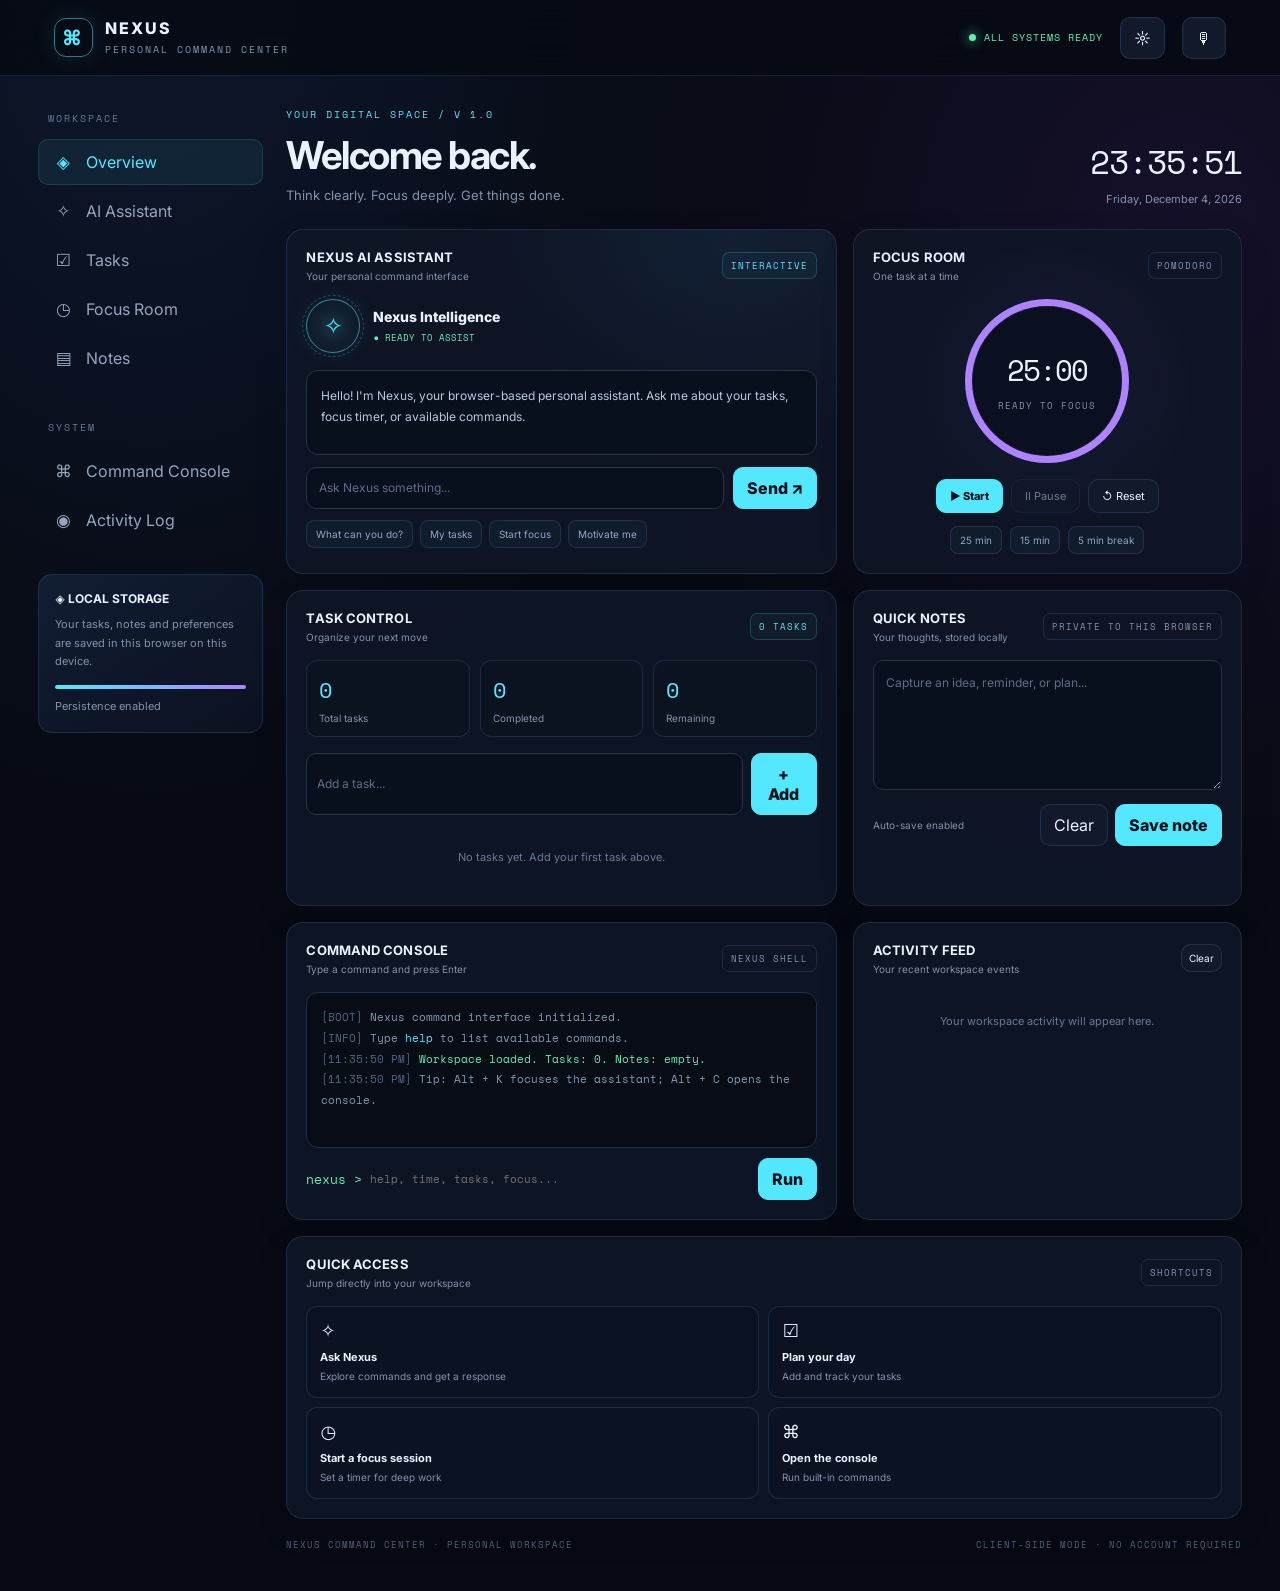
<file: GHOST MACHINE/NEXUS-Command-Center/index.html>
<!DOCTYPE html>
<html lang="en">
<head>
<meta charset="UTF-8">
<meta name="viewport" content="width=device-width, initial-scale=1.0">
<title>NEXUS | AI Command Center</title>
<style>
@import url('https://fonts.googleapis.com/css2?family=Inter:wght@400;500;600;700;800&family=Space+Mono:wght@400;700&display=swap');

:root{
  --bg:#070a12;
  --panel:rgba(15,22,38,.88);
  --panel2:#0c1322;
  --line:rgba(114,155,211,.17);
  --text:#eaf2ff;
  --muted:#8292ad;
  --cyan:#54e8ff;
  --blue:#648bff;
  --purple:#ae83ff;
  --green:#5ef2b1;
  --red:#ff718c;
  --radius:17px;
}
*{box-sizing:border-box}
body{
  margin:0;background:var(--bg);color:var(--text);
  font-family:Inter,system-ui,sans-serif;min-height:100vh;
  background-image:
   radial-gradient(ellipse at 12% 0%,rgba(42,89,177,.16),transparent 36%),
   radial-gradient(ellipse at 92% 15%,rgba(121,59,211,.12),transparent 34%);
}
button,input,textarea{font:inherit}
button{cursor:pointer}
button:focus-visible,input:focus-visible,textarea:focus-visible{
  outline:2px solid var(--cyan);outline-offset:3px
}
button:disabled{opacity:.45;cursor:not-allowed}
.topbar{
  height:76px;border-bottom:1px solid var(--line);
  display:flex;align-items:center;justify-content:space-between;
  padding:0 4.2%;gap:18px;background:rgba(7,10,18,.85);
  position:sticky;top:0;z-index:10;backdrop-filter:blur(18px)
}
.brand{display:flex;align-items:center;gap:12px;font-weight:800;letter-spacing:2px}
.brand-icon{
  width:39px;height:39px;border:1px solid rgba(84,232,255,.5);
  border-radius:12px;display:grid;place-items:center;color:var(--cyan);
  box-shadow:0 0 24px rgba(84,232,255,.12);font-size:21px
}
.brand small{display:block;font:10px "Space Mono",monospace;color:var(--muted);letter-spacing:2px;margin-top:4px}
.top-right{display:flex;align-items:center;gap:17px}
.system-state,.live-label{
  display:flex;align-items:center;gap:8px;font:10px "Space Mono",monospace;
  letter-spacing:1px;color:var(--green)
}
.dot{width:7px;height:7px;border-radius:50%;background:var(--green);box-shadow:0 0 12px var(--green)}
.icon-button,.secondary,.primary,.danger{
  border:1px solid var(--line);color:var(--text);background:#111a2b;
  padding:10px 13px;border-radius:10px;transition:.2s
}
.icon-button:hover,.secondary:hover{border-color:var(--cyan);background:#142338}
.primary{
  color:#061019;background:var(--cyan);border-color:var(--cyan);font-weight:800
}
.primary:hover{filter:brightness(1.12);box-shadow:0 0 20px #54e8ff32}
.danger:hover{border-color:var(--red);color:var(--red)}
.layout{
  width:min(1500px,94%);margin:0 auto;padding:27px 0 40px;
  display:grid;grid-template-columns:225px minmax(0,1fr);gap:23px
}
.sidebar{display:flex;flex-direction:column;gap:20px}
.side-section{padding:8px 0}
.section-label{
  color:#667996;font:10px "Space Mono",monospace;
  letter-spacing:2px;margin:0 0 13px 10px
}
.nav-button{
  width:100%;display:flex;align-items:center;gap:12px;
  border:1px solid transparent;background:transparent;color:#94a5c0;
  padding:12px 13px;border-radius:10px;text-align:left;margin:3px 0
}
.nav-button:hover,.nav-button.active{
  background:rgba(84,232,255,.075);border-color:rgba(84,232,255,.14);color:var(--cyan)
}
.nav-icon{width:22px;text-align:center;font-size:17px}
.sidebar-card{
  padding:16px;background:linear-gradient(145deg,#111d33,#0b1120);
  border:1px solid var(--line);border-radius:14px
}
.sidebar-card h3{font-size:12px;margin:0 0 9px}
.sidebar-card p{font-size:11px;line-height:1.7;color:var(--muted);margin:0}
.mini-meter{height:4px;border-radius:10px;background:#243047;margin:14px 0 8px;overflow:hidden}
.mini-meter span{display:block;height:100%;width:100%;background:linear-gradient(90deg,var(--cyan),var(--purple))}
main{min-width:0}
.welcome{
  display:flex;justify-content:space-between;align-items:flex-end;gap:20px;
  margin:4px 0 23px
}
.eyebrow{font:10px "Space Mono",monospace;color:var(--cyan);letter-spacing:2px}
h1{font-size:clamp(27px,3vw,39px);letter-spacing:-1.5px;margin:10px 0 7px}
.subtitle{color:var(--muted);font-size:13px;margin:0;line-height:1.6}
.clock{text-align:right;flex-shrink:0}
#clock{font:clamp(23px,3vw,33px) "Space Mono",monospace;letter-spacing:-1px}
#date{font-size:11px;color:var(--muted);margin-top:6px}
.grid{display:grid;grid-template-columns:repeat(12,minmax(0,1fr));gap:16px}
.card{
  min-width:0;background:var(--panel);border:1px solid var(--line);
  border-radius:var(--radius);padding:19px;position:relative;overflow:hidden;
  box-shadow:0 12px 40px #00000012
}
.span-12{grid-column:span 12}
.span-8{grid-column:span 8}
.span-7{grid-column:span 7}
.span-6{grid-column:span 6}
.span-5{grid-column:span 5}
.span-4{grid-column:span 4}
.card-head{display:flex;align-items:center;justify-content:space-between;gap:10px;margin-bottom:17px}
.card-title{font-size:13px;font-weight:700;letter-spacing:.1px}
.card-sub{font-size:10px;color:var(--muted);margin-top:5px}
.pill{
  font:9px "Space Mono",monospace;letter-spacing:1px;
  padding:6px 8px;border-radius:7px;border:1px solid var(--line);color:var(--muted)
}
.pill.cyan{color:var(--cyan);border-color:#54e8ff30;background:#54e8ff09}
.assistant-card{
  background:radial-gradient(ellipse at 80% 0%,#254e7a30,transparent 42%),var(--panel);
  min-height:290px
}
.assistant-top{display:flex;align-items:center;gap:13px;margin-bottom:17px}
.ai-orb{
  width:54px;height:54px;flex-shrink:0;border-radius:50%;
  border:1px solid #54e8ff88;display:grid;place-items:center;color:var(--cyan);
  font-size:23px;position:relative;
  background:radial-gradient(circle,#54e8ff28,transparent 70%);
  box-shadow:0 0 30px #54e8ff12,inset 0 0 15px #54e8ff12
}
.ai-orb:after{content:"";position:absolute;inset:-5px;border:1px dashed #54e8ff45;border-radius:50%;animation:spin 18s linear infinite}
@keyframes spin{to{transform:rotate(360deg)}}
.assistant-name{font-weight:800;font-size:14px}
.assistant-status{font:9px "Space Mono",monospace;color:var(--green);margin-top:6px}
.response-box{
  background:#080f1d;border:1px solid #26344b;border-radius:12px;
  padding:14px;min-height:85px;font-size:12px;line-height:1.8;color:#b8c8e1
}
.response-box strong{color:var(--cyan)}
.prompt-row{display:flex;gap:9px;margin-top:12px}
.text-input,.text-area{
  width:100%;min-width:0;background:#080f1d;border:1px solid #26344b;
  color:var(--text);padding:12px;border-radius:10px;font-size:12px
}
.text-input::placeholder,.text-area::placeholder{color:#5d6e89}
.prompt-row .primary{white-space:nowrap}
.quick-prompts{display:flex;flex-wrap:wrap;gap:7px;margin-top:11px}
.chip{
  padding:7px 9px;background:#101b2b;color:#8fa7c6;border:1px solid var(--line);
  border-radius:8px;font-size:10px
}
.chip:hover{border-color:#54e8ff80;color:var(--cyan)}
.timer-card{background:radial-gradient(circle at 50% 45%,#5b58b31c,transparent 54%),var(--panel)}
.timer-ring{
  width:164px;height:164px;border-radius:50%;margin:8px auto 16px;
  display:grid;place-items:center;position:relative;
  background:conic-gradient(var(--purple) var(--progress,100%),#202943 0)
}
.timer-ring:before{content:"";position:absolute;inset:7px;border-radius:50%;background:#0b1020;border:1px solid #ffffff0b}
.timer-center{position:relative;text-align:center}
#timer-display{font:29px "Space Mono",monospace;letter-spacing:-2px}
.timer-caption{font:9px "Space Mono",monospace;color:var(--muted);margin-top:8px;letter-spacing:1px}
.timer-controls{display:flex;justify-content:center;gap:8px;flex-wrap:wrap}
.timer-controls button{font-size:11px;padding:9px 13px}
.stat-row{display:grid;grid-template-columns:repeat(3,minmax(0,1fr));gap:10px;margin-bottom:16px}
.stat-box{padding:12px;border:1px solid var(--line);border-radius:11px;background:#0b1220}
.stat-value{font:22px "Space Mono",monospace;color:var(--cyan)}
.stat-label{font-size:10px;color:var(--muted);margin-top:6px}
.task-input-row{display:flex;gap:8px;margin-bottom:13px}
.task-input-row .text-input{padding:10px}
.task-list{display:flex;flex-direction:column;gap:8px;max-height:270px;overflow:auto}
.task-item{
  display:flex;align-items:center;gap:10px;padding:11px;
  background:#0a1120;border:1px solid #1d2a40;border-radius:10px
}
.task-check{accent-color:var(--cyan);width:15px;height:15px;flex-shrink:0}
.task-text{font-size:11px;line-height:1.5;overflow-wrap:anywhere;flex:1}
.task-item.done .task-text{text-decoration:line-through;color:#64738d}
.small-action{border:0;background:transparent;color:#7588a5;padding:5px;font-size:14px}
.small-action:hover{color:var(--red)}
.empty-state{color:#687a96;font-size:11px;text-align:center;padding:22px 8px}
.note-area{min-height:130px;resize:vertical;line-height:1.7}
.note-actions{display:flex;justify-content:space-between;align-items:center;gap:8px;margin-top:10px}
.note-status{font-size:10px;color:var(--muted)}
.console{
  background:#070c15;border:1px solid #1e3048;border-radius:12px;padding:14px;
  font:11px "Space Mono",monospace;min-height:156px;max-height:220px;
  overflow:auto;line-height:1.9
}
.log-line{color:#8799b5;overflow-wrap:anywhere}
.log-line .log-time{color:#52647f}
.log-line .log-ok{color:var(--green)}
.log-line .log-cmd{color:var(--cyan)}
.console-input-row{display:flex;gap:8px;margin-top:10px;align-items:center}
.console-prompt{color:var(--green);font:13px "Space Mono",monospace}
.console-input-row input{flex:1;background:transparent;border:0;color:var(--text);min-width:0;font:11px "Space Mono",monospace;padding:8px 0}
.activity-list{display:flex;flex-direction:column;gap:12px;max-height:245px;overflow:auto}
.activity-item{display:flex;align-items:flex-start;gap:10px}
.activity-icon{
  width:29px;height:29px;border-radius:9px;background:#111e30;
  display:grid;place-items:center;font-size:13px;flex-shrink:0
}
.activity-text{font-size:11px;line-height:1.5;color:#bdc9dc}
.activity-time{font-size:9px;color:#687c99;margin-top:4px}
.shortcut-grid{display:grid;grid-template-columns:repeat(2,minmax(0,1fr));gap:9px}
.shortcut{
  text-align:left;background:#0b1322;border:1px solid var(--line);
  padding:13px;border-radius:11px;color:var(--text);min-width:0
}
.shortcut:hover{border-color:#54e8ff65;transform:translateY(-1px)}
.shortcut-icon{font-size:18px;margin-bottom:9px}
.shortcut strong{display:block;font-size:11px}
.shortcut span{display:block;color:var(--muted);font-size:10px;line-height:1.5;margin-top:5px}
.footer{
  padding:19px 0 0;color:#50617b;font:9px "Space Mono",monospace;
  letter-spacing:1px;display:flex;justify-content:space-between;gap:12px
}
.toast{
  position:fixed;bottom:23px;right:23px;z-index:20;
  padding:13px 17px;background:#122339;border:1px solid #54e8ff50;
  border-radius:12px;font-size:12px;box-shadow:0 10px 35px #0008;
  transform:translateY(20px);opacity:0;pointer-events:none;transition:.25s
}
.toast.show{transform:translateY(0);opacity:1}
.voice-listening{animation:pulse 1s infinite}
@keyframes pulse{50%{box-shadow:0 0 25px #54e8ff55}}
body.light{
  --bg:#edf3fb;--panel:rgba(255,255,255,.94);--panel2:#fff;
  --line:rgba(54,81,125,.18);--text:#15233b;--muted:#62718a
}
body.light .topbar{background:#f5f8ffed}
body.light .response-box,body.light .text-input,body.light .text-area,
body.light .stat-box,body.light .task-item,body.light .shortcut,
body.light .console{background:#f4f7fc;color:#15233b}
body.light .timer-ring:before{background:#f4f7fc}
body.light .nav-button{color:#60718c}
body.light .assistant-card,body.light .timer-card{background:#ffffff}
@media(max-width:1000px){
 .layout{grid-template-columns:1fr;width:95%}
 .sidebar{display:grid;grid-template-columns:1fr 1fr;gap:8px}
 .side-section{padding:0}
 .sidebar-card{display:none}
 .nav-group{display:flex;flex-wrap:wrap;gap:5px}
 .nav-button{width:auto;margin:0;padding:9px 10px;font-size:11px}
 .section-label{margin-bottom:8px}
}
@media(max-width:720px){
 .topbar{height:66px;padding:0 4%}
 .brand{font-size:13px;letter-spacing:1px}
 .brand-icon{width:34px;height:34px}
 .system-state{display:none}
 .top-right{gap:8px}
 .layout{padding-top:20px}
 .welcome{align-items:flex-start;flex-direction:column}
 .clock{text-align:left}
 .span-8,.span-7,.span-6,.span-5,.span-4{grid-column:span 12}
 .sidebar{grid-template-columns:1fr}
 .side-section{display:none}
 .grid{gap:12px}
 .card{padding:15px}
 .footer{flex-direction:column}
}
@media(prefers-reduced-motion:reduce){
 *,*:before,*:after{animation-duration:.01ms!important;transition-duration:.01ms!important}
}
</style>
</head>
<body>
<header class="topbar">
  <div class="brand">
    <div class="brand-icon">⌘</div>
    <div>NEXUS <small>PERSONAL COMMAND CENTER</small></div>
  </div>
  <div class="top-right">
    <div class="system-state"><span class="dot"></span> ALL SYSTEMS READY</div>
    <button class="icon-button" id="theme-btn" title="Toggle light/dark theme" aria-label="Toggle theme">☼</button>
    <button class="icon-button" id="voice-top" title="Voice assistant" aria-label="Start voice assistant">🎙</button>
  </div>
</header>

<div class="layout">
  <aside class="sidebar">
    <div class="side-section">
      <div class="section-label">WORKSPACE</div>
      <div class="nav-group">
        <button class="nav-button active" data-target="overview"><span class="nav-icon">◈</span>Overview</button>
        <button class="nav-button" data-target="assistant"><span class="nav-icon">✧</span>AI Assistant</button>
        <button class="nav-button" data-target="tasks"><span class="nav-icon">☑</span>Tasks</button>
        <button class="nav-button" data-target="focus"><span class="nav-icon">◷</span>Focus Room</button>
        <button class="nav-button" data-target="notes"><span class="nav-icon">▤</span>Notes</button>
      </div>
    </div>
    <div class="side-section">
      <div class="section-label">SYSTEM</div>
      <div class="nav-group">
        <button class="nav-button" data-target="console"><span class="nav-icon">⌘</span>Command Console</button>
        <button class="nav-button" data-target="activity"><span class="nav-icon">◉</span>Activity Log</button>
      </div>
    </div>
    <div class="sidebar-card">
      <h3>◈ LOCAL STORAGE</h3>
      <p>Your tasks, notes and preferences are saved in this browser on this device.</p>
      <div class="mini-meter"><span></span></div>
      <p id="storage-status">Persistence enabled</p>
    </div>
  </aside>

  <main id="overview">
    <div class="welcome">
      <div>
        <div class="eyebrow">YOUR DIGITAL SPACE / V 1.0</div>
        <h1 id="greeting">Welcome back.</h1>
        <p class="subtitle">Think clearly. Focus deeply. Get things done.</p>
      </div>
      <div class="clock">
        <div id="clock">00:00:00</div>
        <div id="date">Loading local time...</div>
      </div>
    </div>

    <div class="grid">
      <section class="card assistant-card span-7" id="assistant">
        <div class="card-head">
          <div><div class="card-title">NEXUS AI ASSISTANT</div><div class="card-sub">Your personal command interface</div></div>
          <span class="pill cyan">INTERACTIVE</span>
        </div>
        <div class="assistant-top">
          <div class="ai-orb" id="ai-orb">✧</div>
          <div><div class="assistant-name">Nexus Intelligence</div><div class="assistant-status" id="assistant-status">● READY TO ASSIST</div></div>
        </div>
        <div class="response-box" id="assistant-response" aria-live="polite">
          Hello! I'm Nexus, your browser-based personal assistant. Ask me about your tasks, focus timer, or available commands.
        </div>
        <form id="assistant-form" class="prompt-row">
          <input class="text-input" id="assistant-input" placeholder="Ask Nexus something..." autocomplete="off" aria-label="Ask Nexus">
          <button class="primary" type="submit">Send ↗</button>
        </form>
        <div class="quick-prompts">
          <button class="chip" data-prompt="What can you do?">What can you do?</button>
          <button class="chip" data-prompt="Show my tasks">My tasks</button>
          <button class="chip" data-prompt="Start focus">Start focus</button>
          <button class="chip" data-prompt="Give me motivation">Motivate me</button>
        </div>
      </section>

      <section class="card timer-card span-5" id="focus">
        <div class="card-head">
          <div><div class="card-title">FOCUS ROOM</div><div class="card-sub">One task at a time</div></div>
          <span class="pill">POMODORO</span>
        </div>
        <div class="timer-ring" id="timer-ring">
          <div class="timer-center">
            <div id="timer-display">25:00</div>
            <div class="timer-caption" id="timer-caption">READY TO FOCUS</div>
          </div>
        </div>
        <div class="timer-controls">
          <button class="primary" id="timer-start">▶ Start</button>
          <button class="secondary" id="timer-pause" disabled>Ⅱ Pause</button>
          <button class="secondary" id="timer-reset">↺ Reset</button>
        </div>
        <div style="display:flex;justify-content:center;gap:8px;margin-top:13px">
          <button class="chip" data-minutes="25">25 min</button>
          <button class="chip" data-minutes="15">15 min</button>
          <button class="chip" data-minutes="5">5 min break</button>
        </div>
      </section>

      <section class="card span-7" id="tasks">
        <div class="card-head">
          <div><div class="card-title">TASK CONTROL</div><div class="card-sub">Organize your next move</div></div>
          <span class="pill cyan" id="task-count-pill">0 TASKS</span>
        </div>
        <div class="stat-row">
          <div class="stat-box"><div class="stat-value" id="total-tasks">0</div><div class="stat-label">Total tasks</div></div>
          <div class="stat-box"><div class="stat-value" id="done-tasks">0</div><div class="stat-label">Completed</div></div>
          <div class="stat-box"><div class="stat-value" id="left-tasks">0</div><div class="stat-label">Remaining</div></div>
        </div>
        <form class="task-input-row" id="task-form">
          <input class="text-input" id="task-input" placeholder="Add a task..." maxlength="180" aria-label="New task">
          <button class="primary" type="submit">+ Add</button>
        </form>
        <div class="task-list" id="task-list"></div>
      </section>

      <section class="card span-5" id="notes">
        <div class="card-head">
          <div><div class="card-title">QUICK NOTES</div><div class="card-sub">Your thoughts, stored locally</div></div>
          <span class="pill">PRIVATE TO THIS BROWSER</span>
        </div>
        <textarea class="text-area note-area" id="note-input" maxlength="10000" placeholder="Capture an idea, reminder, or plan..."></textarea>
        <div class="note-actions">
          <span class="note-status" id="note-status">Auto-save enabled</span>
          <div style="display:flex;gap:7px">
            <button class="secondary" id="note-clear">Clear</button>
            <button class="primary" id="note-save">Save note</button>
          </div>
        </div>
      </section>

      <section class="card span-7" id="console">
        <div class="card-head">
          <div><div class="card-title">COMMAND CONSOLE</div><div class="card-sub">Type a command and press Enter</div></div>
          <span class="pill">NEXUS SHELL</span>
        </div>
        <div class="console" id="console-output" role="log" aria-live="polite">
          <div class="log-line"><span class="log-time">[BOOT]</span> Nexus command interface initialized.</div>
          <div class="log-line"><span class="log-time">[INFO]</span> Type <span class="log-cmd">help</span> to list available commands.</div>
        </div>
        <form class="console-input-row" id="console-form">
          <span class="console-prompt">nexus &gt;</span>
          <input id="console-input" placeholder="help, time, tasks, focus..." autocomplete="off" aria-label="Console command">
          <button class="primary" type="submit">Run</button>
        </form>
      </section>

      <section class="card span-5" id="activity">
        <div class="card-head">
          <div><div class="card-title">ACTIVITY FEED</div><div class="card-sub">Your recent workspace events</div></div>
          <button class="secondary" id="clear-activity" style="font-size:10px;padding:7px">Clear</button>
        </div>
        <div class="activity-list" id="activity-list"></div>
      </section>

      <section class="card span-12">
        <div class="card-head">
          <div><div class="card-title">QUICK ACCESS</div><div class="card-sub">Jump directly into your workspace</div></div>
          <span class="pill">SHORTCUTS</span>
        </div>
        <div class="shortcut-grid">
          <button class="shortcut" data-jump="assistant"><div class="shortcut-icon">✧</div><strong>Ask Nexus</strong><span>Explore commands and get a response</span></button>
          <button class="shortcut" data-jump="tasks"><div class="shortcut-icon">☑</div><strong>Plan your day</strong><span>Add and track your tasks</span></button>
          <button class="shortcut" data-jump="focus"><div class="shortcut-icon">◷</div><strong>Start a focus session</strong><span>Set a timer for deep work</span></button>
          <button class="shortcut" data-jump="console"><div class="shortcut-icon">⌘</div><strong>Open the console</strong><span>Run built-in commands</span></button>
        </div>
      </section>
    </div>

    <footer class="footer">
      <span>NEXUS COMMAND CENTER · PERSONAL WORKSPACE</span>
      <span>CLIENT-SIDE MODE · NO ACCOUNT REQUIRED</span>
    </footer>
  </main>
</div>
<div class="toast" id="toast" role="status" aria-live="polite"></div>

<script>
"use strict";

// ---------- Safe local storage ----------
const STORE_KEY = "nexus-command-center-v1";

function loadData() {
  try {
    const raw = localStorage.getItem(STORE_KEY);
    return raw ? JSON.parse(raw) : {};
  } catch (error) {
    console.warn("Could not read saved data", error);
    return {};
  }
}
const initialData = loadData();

let tasks = Array.isArray(initialData.tasks) ? initialData.tasks : [];
let note = typeof initialData.note === "string" ? initialData.note : "";
let isLight = initialData.isLight === true;
let activities = Array.isArray(initialData.activities) ? initialData.activities : [];

function persist() {
  try {
    localStorage.setItem(STORE_KEY, JSON.stringify({
      tasks, note, isLight, activities: activities.slice(0, 25)
    }));
    document.getElementById("storage-status").textContent = "Persistence enabled";
  } catch (error) {
    document.getElementById("storage-status").textContent = "Storage unavailable";
  }
}

// ---------- Helpers ----------
const $ = id => document.getElementById(id);
let toastTimeout;

function toast(message) {
  const el = $("toast");
  el.textContent = message;
  el.classList.add("show");
  clearTimeout(toastTimeout);
  toastTimeout = setTimeout(() => el.classList.remove("show"), 2600);
}
function nowTime() {
  return new Date().toLocaleTimeString([], {hour:"2-digit",minute:"2-digit",second:"2-digit"});
}
function escapeHTML(value) {
  return String(value).replace(/[&<>"']/g, ch => ({
    "&":"&amp;","<":"&lt;",">":"&gt;",'"':"&quot;","'":"&#39;"
  })[ch]);
}
function logActivity(message, icon = "✧") {
  activities.unshift({message, icon, time:nowTime()});
  activities = activities.slice(0, 25);
  renderActivity();
  persist();
}
function consoleLine(message, type = "normal") {
  const output = $("console-output");
  const row = document.createElement("div");
  row.className = "log-line";
  const time = document.createElement("span");
  time.className = "log-time";
  time.textContent = "[" + nowTime() + "] ";
  row.appendChild(time);
  const content = document.createElement("span");
  if (type === "ok") content.className = "log-ok";
  if (type === "cmd") content.className = "log-cmd";
  content.textContent = message;
  row.appendChild(content);
  output.appendChild(row);
  while (output.children.length > 60) output.removeChild(output.firstChild);
  output.scrollTop = output.scrollHeight;
}

// ---------- Clock ----------
function updateClock() {
  const now = new Date();
  $("clock").textContent = now.toLocaleTimeString([], {
    hour:"2-digit", minute:"2-digit", second:"2-digit", hour12:false
  });
  $("date").textContent = now.toLocaleDateString([], {
    weekday:"long", day:"numeric", month:"long", year:"numeric"
  });
  const hour = now.getHours();
  $("greeting").textContent =
    hour < 12 ? "Good morning." :
    hour < 17 ? "Good afternoon." :
    hour < 21 ? "Good evening." : "Welcome back.";
}
updateClock();
setInterval(updateClock, 1000);

// ---------- Theme ----------
function applyTheme() {
  document.body.classList.toggle("light", isLight);
  $("theme-btn").textContent = isLight ? "☾" : "☼";
  persist();
}
$("theme-btn").addEventListener("click", () => {
  isLight = !isLight;
  applyTheme();
  toast(isLight ? "Light theme enabled" : "Dark theme enabled");
});
applyTheme();

// ---------- Navigation ----------
function jumpTo(id) {
  const target = $(id);
  if (!target) return;
  target.scrollIntoView({behavior:"smooth", block:"start"});
  document.querySelectorAll(".nav-button").forEach(btn => {
    btn.classList.toggle("active", btn.dataset.target === id);
  });
}
document.querySelectorAll("[data-target]").forEach(btn => {
  btn.addEventListener("click", () => jumpTo(btn.dataset.target));
});
document.querySelectorAll("[data-jump]").forEach(btn => {
  btn.addEventListener("click", () => jumpTo(btn.dataset.jump));
});

// ---------- Task manager ----------
function renderTasks() {
  const list = $("task-list");
  list.replaceChildren();

  const completed = tasks.filter(task => task.done).length;
  $("total-tasks").textContent = tasks.length;
  $("done-tasks").textContent = completed;
  $("left-tasks").textContent = tasks.length - completed;
  $("task-count-pill").textContent = tasks.length + (tasks.length === 1 ? " TASK" : " TASKS");

  if (!tasks.length) {
    const empty = document.createElement("div");
    empty.className = "empty-state";
    empty.textContent = "No tasks yet. Add your first task above.";
    list.appendChild(empty);
    return;
  }

  tasks.forEach(task => {
    const row = document.createElement("div");
    row.className = "task-item" + (task.done ? " done" : "");

    const check = document.createElement("input");
    check.type = "checkbox";
    check.className = "task-check";
    check.checked = !!task.done;
    check.setAttribute("aria-label", "Mark task complete");
    check.addEventListener("change", () => {
      task.done = check.checked;
      renderTasks();
      persist();
      logActivity(task.done ? "Task completed: " + task.text : "Task reopened: " + task.text, task.done ? "✓" : "↺");
    });

    const text = document.createElement("div");
    text.className = "task-text";
    text.textContent = task.text;

    const remove = document.createElement("button");
    remove.className = "small-action";
    remove.textContent = "✕";
    remove.title = "Delete task";
    remove.setAttribute("aria-label", "Delete task");
    remove.addEventListener("click", () => {
      tasks = tasks.filter(item => item.id !== task.id);
      renderTasks();
      persist();
      logActivity("Task deleted: " + task.text, "−");
    });

    row.append(check, text, remove);
    list.appendChild(row);
  });
}

function addTask(text) {
  const cleaned = String(text).trim().slice(0, 180);
  if (!cleaned) return false;
  if (tasks.length >= 200) {
    toast("Task limit reached. Remove some tasks first.");
    return false;
  }
  tasks.unshift({id:Date.now() + Math.random(), text:cleaned, done:false});
  renderTasks();
  persist();
  logActivity("New task added: " + cleaned, "+");
  return true;
}
$("task-form").addEventListener("submit", event => {
  event.preventDefault();
  if (addTask($("task-input").value)) {
    $("task-input").value = "";
    toast("Task added");
  }
});
renderTasks();

// ---------- Notes ----------
$("note-input").value = note;
let noteSaveTimeout;
$("note-input").addEventListener("input", () => {
  $("note-status").textContent = "Unsaved changes...";
  clearTimeout(noteSaveTimeout);
  noteSaveTimeout = setTimeout(saveNote, 450);
});
function saveNote() {
  note = $("note-input").value;
  persist();
  $("note-status").textContent = "Saved locally at " + nowTime();
}
$("note-save").addEventListener("click", () => {
  clearTimeout(noteSaveTimeout);
  saveNote();
  logActivity("Quick notes saved", "▤");
  toast("Note saved on this browser");
});
$("note-clear").addEventListener("click", () => {
  if (!$("note-input").value) return;
  if (!confirm("Clear the entire note?")) return;
  $("note-input").value = "";
  saveNote();
  logActivity("Quick notes cleared", "▤");
  toast("Note cleared");
});

// ---------- Focus timer ----------
let timerDuration = 25 * 60;
let timerRemaining = timerDuration;
let timerInterval = null;
let timerEndAt = null;
let timerRunning = false;

function renderTimer() {
  const minutes = Math.floor(timerRemaining / 60);
  const seconds = timerRemaining % 60;
  $("timer-display").textContent =
    String(minutes).padStart(2,"0") + ":" + String(seconds).padStart(2,"0");

  const progress = timerDuration ? timerRemaining / timerDuration : 0;
  $("timer-ring").style.setProperty("--progress", (progress * 100) + "%");
  $("timer-start").disabled = timerRunning;
  $("timer-pause").disabled = !timerRunning;
  $("timer-caption").textContent = timerRunning ? "FOCUS IN PROGRESS" :
    timerRemaining === 0 ? "SESSION COMPLETE" : "READY TO FOCUS";
  $("timer-start").textContent = timerRemaining === 0 ? "▶ Start again" : "▶ Start";
}
function stopTimer() {
  if (timerInterval) clearInterval(timerInterval);
  timerInterval = null;
  timerRunning = false;
  timerEndAt = null;
}
function finishTimer() {
  stopTimer();
  timerRemaining = 0;
  renderTimer();
  logActivity("Focus session completed", "◷");
  toast("Focus session complete! Take a short break.");
  try {
    if ("Notification" in window && Notification.permission === "granted") {
      new Notification("NEXUS Focus", {body:"Your focus session is complete."});
    }
  } catch (_) {}
}
function startTimer() {
  if (timerRunning) return;
  if (timerRemaining <= 0) timerRemaining = timerDuration;
  timerRunning = true;
  timerEndAt = Date.now() + timerRemaining * 1000;
  timerInterval = setInterval(() => {
    timerRemaining = Math.max(0, Math.ceil((timerEndAt - Date.now()) / 1000));
    if (timerRemaining <= 0) {
      finishTimer();
    } else {
      renderTimer();
    }
  }, 250);
  renderTimer();
  logActivity("Focus timer started", "◷");
}
function pauseTimer() {
  if (!timerRunning) return;
  timerRemaining = Math.max(0, Math.ceil((timerEndAt - Date.now()) / 1000));
  stopTimer();
  renderTimer();
  logActivity("Focus timer paused", "Ⅱ");
}
function resetTimer() {
  stopTimer();
  timerRemaining = timerDuration;
  renderTimer();
  logActivity("Focus timer reset", "↺");
}
function setTimer(minutes) {
  stopTimer();
  timerDuration = minutes * 60;
  timerRemaining = timerDuration;
  renderTimer();
  toast(minutes + "-minute timer selected");
  logActivity("Focus duration set to " + minutes + " minutes", "◷");
}
$("timer-start").addEventListener("click", startTimer);
$("timer-pause").addEventListener("click", pauseTimer);
$("timer-reset").addEventListener("click", resetTimer);
document.querySelectorAll("[data-minutes]").forEach(btn => {
  btn.addEventListener("click", () => setTimer(Number(btn.dataset.minutes)));
});
renderTimer();

// ---------- Activity feed ----------
function renderActivity() {
  const list = $("activity-list");
  list.replaceChildren();

  if (!activities.length) {
    const empty = document.createElement("div");
    empty.className = "empty-state";
    empty.textContent = "Your workspace activity will appear here.";
    list.appendChild(empty);
    return;
  }

  activities.slice(0, 15).forEach(item => {
    const row = document.createElement("div");
    row.className = "activity-item";
    const icon = document.createElement("div");
    icon.className = "activity-icon";
    icon.textContent = item.icon || "✧";
    const content = document.createElement("div");
    const message = document.createElement("div");
    message.className = "activity-text";
    message.textContent = item.message;
    const time = document.createElement("div");
    time.className = "activity-time";
    time.textContent = item.time || "";
    content.append(message, time);
    row.append(icon, content);
    list.appendChild(row);
  });
}
$("clear-activity").addEventListener("click", () => {
  activities = [];
  renderActivity();
  persist();
  toast("Activity feed cleared");
});
renderActivity();

// ---------- Built-in command engine ----------
function runCommand(raw) {
  const input = String(raw || "").trim();
  if (!input) return "Enter a command first.";
  const lower = input.toLowerCase();
  const parts = lower.split(/\s+/);
  const cmd = parts[0];

  switch (cmd) {
    case "help":
      return "Commands: help, time, date, tasks, add <task>, done <task number>, focus, pause, reset, timer <minutes>, note <text>, theme, clear.";
    case "time":
      return "Current local time: " + nowTime();
    case "date":
      return new Date().toLocaleDateString([], {weekday:"long",day:"numeric",month:"long",year:"numeric"});
    case "tasks":
      return tasks.length
        ? tasks.map((t,i) => (i+1)+". ["+(t.done?"x":" ")+"] "+t.text).join(" | ")
        : "No tasks yet. Use: add <your task>";
    case "add": {
      const taskText = input.slice(3).trim();
      return taskText && addTask(taskText) ? "Task added: " + taskText : "Usage: add Finish my assignment";
    }
    case "done": {
      const number = Number(parts[1]);
      if (!Number.isInteger(number) || number < 1 || number > tasks.length) return "Usage: done <task number>. Check task numbers with 'tasks'.";
      tasks[number-1].done = true;
      renderTasks();
      persist();
      logActivity("Task completed: " + tasks[number-1].text, "✓");
      return "Marked task " + number + " complete.";
    }
    case "focus":
      startTimer();
      return "Focus timer started.";
    case "pause":
      pauseTimer();
      return "Timer paused if it was running.";
    case "reset":
      resetTimer();
      return "Timer reset.";
    case "timer": {
      const mins = Number(parts[1]);
      if (!Number.isInteger(mins) || mins < 1 || mins > 180) return "Usage: timer <1-180 minutes>";
      setTimer(mins);
      return "Timer set to " + mins + " minutes.";
    }
    case "note": {
      const noteText = input.slice(4).trim();
      if (!noteText) return "Usage: note Remember to submit the project";
      $("note-input").value = noteText;
      saveNote();
      logActivity("Note updated from command console", "▤");
      return "Note saved.";
    }
    case "theme":
      isLight = !isLight;
      applyTheme();
      return "Theme changed.";
    case "clear":
      $("console-output").replaceChildren();
      return "Console cleared.";
    default:
      return "Unknown command: " + cmd + ". Type 'help' for available commands.";
  }
}
$("console-form").addEventListener("submit", event => {
  event.preventDefault();
  const input = $("console-input");
  const raw = input.value.trim();
  if (!raw) return;
  consoleLine("nexus > " + raw, "cmd");
  const result = runCommand(raw);
  consoleLine(result, "ok");
  input.value = "";
});

// ---------- Assistant response engine ----------
function respond(message) {
  const original = String(message || "").trim();
  const text = original.toLowerCase();
  if (!original) return "Type a question or try one of the quick prompts.";

  if (/^(hi|hello|hey|namaste|hii)\b/.test(text)) {
    return "Hello! I'm Nexus. I can help you manage tasks, run a focus timer, save notes, and explore this command center. What would you like to do?";
  }
  if (text.includes("what can you do") || text.includes("help") || text.includes("commands")) {
    return "I can manage your task list, start or pause the focus timer, save quick notes, switch themes, and tell you the current date and time. Try: 'add revise JavaScript', 'start focus', 'show my tasks', or use the Command Console.";
  }
  if (text.includes("motivat") || text.includes("inspire")) {
    return "You don't need to finish everything today. Pick one meaningful task, give it your full attention, and take the next small step. Progress beats perfection.";
  }
  if (text.includes("time") && !text.includes("timer")) {
    return "Your current local time is " + nowTime() + ".";
  }
  if (text.includes("date") || text.includes("day today") || text.includes("today")) {
    return "Today is " + new Date().toLocaleDateString([], {weekday:"long",day:"numeric",month:"long",year:"numeric"}) + ".";
  }
  if (text.includes("show my tasks") || text.includes("list tasks") || text === "tasks" || text.includes("my tasks")) {
    if (!tasks.length) return "Your task list is empty. Add one from Task Control or type 'add <task>' in the command console.";
    const pending = tasks.filter(t => !t.done);
    return "You have " + tasks.length + " total tasks, " + tasks.filter(t => t.done).length + " completed, and " + pending.length + " remaining. " +
      (pending.length ? "Next up: " + pending.slice(0,3).map(t => t.text).join("; ") : "Everything is completed. Great work!");
  }
  if (text.includes("start focus") || text.includes("start timer") || text.includes("focus session")) {
    startTimer();
    return "Your focus session is running. Put distractions aside and work on one task at a time.";
  }
  if (text.includes("pause timer") || text === "pause") {
    pauseTimer();
    return "Your focus timer is paused. You can resume whenever you're ready.";
  }
  if (text.includes("reset timer")) {
    resetTimer();
    return "Your timer has been reset to its selected duration.";
  }
  if (text.includes("open notes") || text.includes("my notes")) {
    jumpTo("notes");
    return "I've taken you to Quick Notes. Write an idea and save it locally.";
  }
  if (text.includes("open console")) {
    jumpTo("console");
    return "Command Console is ready. Type 'help' to see the available commands.";
  }
  if (text.startsWith("add task ") || text.startsWith("add a task ")) {
    const task = original.replace(/^add (a )?task /i,"").trim();
    if (addTask(task)) return "Added to your task list: " + task;
    return "Please enter a task description.";
  }
  if (text.startsWith("remember ")) {
    const noteText = original.slice(9).trim();
    if (noteText) {
      $("note-input").value = noteText;
      saveNote();
      logActivity("Note saved through assistant", "▤");
      return "I've saved that text to Quick Notes in this browser: " + noteText;
    }
  }
  if (text.includes("theme") || text.includes("dark mode") || text.includes("light mode")) {
    isLight = !isLight;
    applyTheme();
    return "Switched the interface theme.";
  }
  if (text.includes("how many") && text.includes("task")) {
    return "You have " + tasks.length + " tasks in total, with " + tasks.filter(t=>t.done).length + " completed.";
  }
  if (text.includes("weather")) {
    return "This demo doesn't use a live weather API yet. You can connect a weather service later to add real forecasts.";
  }
  if (text.includes("ai") || text.includes("artificial intelligence")) {
    return "This version uses a local rule-based response engine, not a remote generative AI model. A backend and AI API can be connected for genuine AI conversations.";
  }
  return "I understood your message, but I don't have a built-in answer for that yet. Try asking about your tasks, time, focus timer, notes, or available commands. You can also type 'help' in the Command Console.";
}

$("assistant-form").addEventListener("submit", event => {
  event.preventDefault();
  const input = $("assistant-input");
  const message = input.value.trim();
  if (!message) return;
  $("assistant-response").textContent = "Thinking...";
  $("assistant-status").textContent = "● PROCESSING REQUEST";
  setTimeout(() => {
    $("assistant-response").textContent = respond(message);
    $("assistant-status").textContent = "● READY TO ASSIST";
    logActivity("Assistant query: " + message.slice(0,80), "✧");
  }, 180);
  input.value = "";
});
document.querySelectorAll("[data-prompt]").forEach(btn => {
  btn.addEventListener("click", () => {
    $("assistant-input").value = btn.dataset.prompt;
    $("assistant-form").requestSubmit();
  });
});

// ---------- Optional voice recognition ----------
const SpeechRecognition = window.SpeechRecognition || window.webkitSpeechRecognition;
let recognition = null;
let listening = false;

function startVoice() {
  if (!SpeechRecognition) {
    toast("Voice recognition isn't supported here. Try Chrome or Edge.");
    $("assistant-response").textContent = "Voice recognition isn't available in this browser. You can still type commands in the assistant or console.";
    return;
  }
  if (listening && recognition) {
    try { recognition.stop(); } catch (_) {}
    return;
  }

  recognition = new SpeechRecognition();
  recognition.lang = "en-IN";
  recognition.interimResults = false;
  recognition.maxAlternatives = 1;
  recognition.onstart = () => {
    listening = true;
    $("voice-top").classList.add("voice-listening");
    $("assistant-status").textContent = "● LISTENING...";
    toast("Listening... Speak a command");
  };
  recognition.onresult = event => {
    const transcript = event.results[0][0].transcript;
    $("assistant-input").value = transcript;
    $("assistant-form").requestSubmit();
  };
  recognition.onerror = event => {
    toast("Voice error: " + event.error);
  };
  recognition.onend = () => {
    listening = false;
    $("voice-top").classList.remove("voice-listening");
    $("assistant-status").textContent = "● READY TO ASSIST";
  };
  try {
    recognition.start();
  } catch (error) {
    toast("Couldn't start voice recognition. Please try again.");
  }
}
$("voice-top").addEventListener("click", startVoice);

// ---------- Keyboard shortcuts ----------
document.addEventListener("keydown", event => {
  const tag = document.activeElement && document.activeElement.tagName;
  const editing = ["INPUT","TEXTAREA","SELECT"].includes(tag);

  if (event.altKey && event.key.toLowerCase() === "k") {
    event.preventDefault();
    $("assistant-input").focus();
  }
  if (event.altKey && event.key.toLowerCase() === "c") {
    event.preventDefault();
    jumpTo("console");
    $("console-input").focus();
  }
  if (event.key === "Escape" && listening && recognition) {
    try { recognition.stop(); } catch (_) {}
  }
});

// ---------- Boot ----------
consoleLine("Workspace loaded. Tasks: " + tasks.length + ". Notes: " + (note ? "available" : "empty") + ".", "ok");
consoleLine("Tip: Alt + K focuses the assistant; Alt + C opens the console.", "normal");
</script>
</body>
</html>
</file>
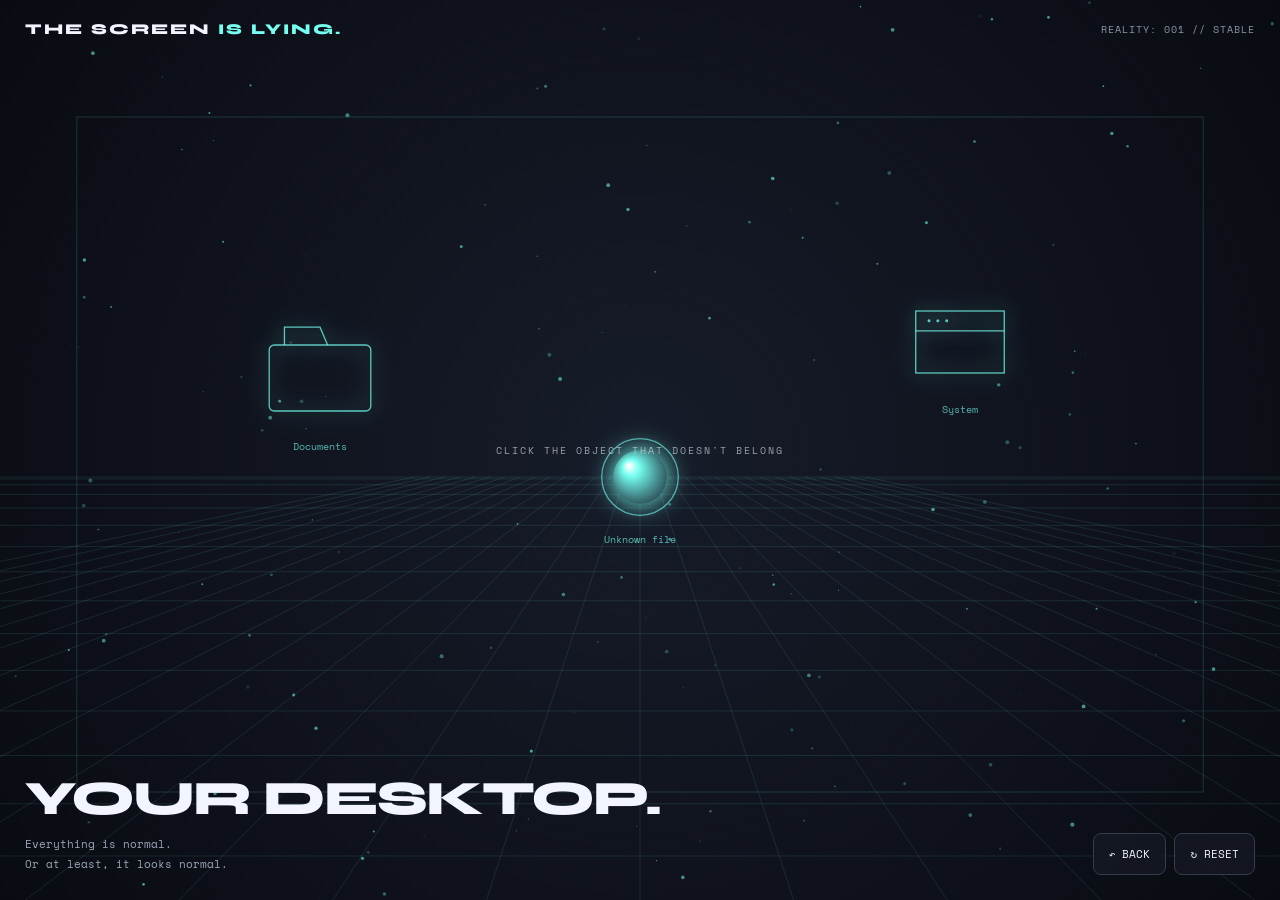
<file: GHOST MACHINE/THE SCREEN IS LYING/index.html>
<!DOCTYPE html>
<html lang="en">

<head>
    <meta charset="UTF-8">
    <meta name="viewport" content="width=device-width, initial-scale=1.0">
    <title>THE SCREEN IS LYING</title>

    <style>
        @import url('https://fonts.googleapis.com/css2?family=Space+Mono:wght@400;700&family=Syne:wght@400;600;800&display=swap');

        :root {
            --bg: #08090d;
            --cyan: #75fff0;
            --purple: #a78bfa;
            --text: #f2f4ff;
        }

        * {
            box-sizing: border-box;
        }

        body {
            margin: 0;
            background: var(--bg);
            color: var(--text);
            font-family: 'Space Mono', monospace;
            overflow: hidden;
        }

        #canvas {
            position: fixed;
            inset: 0;
            width: 100%;
            height: 100%;
            cursor: crosshair;
        }

        .topbar {
            position: fixed;
            top: 0;
            left: 0;
            right: 0;
            z-index: 5;
            display: flex;
            align-items: center;
            justify-content: space-between;
            gap: 12px;
            padding: 20px 25px;
            pointer-events: none;
        }

        .logo {
            font: 800 15px 'Syne', sans-serif;
            letter-spacing: 2px;
        }

        .logo span {
            color: var(--cyan);
        }

        .status {
            color: #8d96a9;
            font-size: 10px;
            letter-spacing: 1px;
        }

        .hud {
            position: fixed;
            z-index: 5;
            left: 25px;
            bottom: 25px;
            pointer-events: none;
        }

        .hud h1 {
            font: 800 clamp(25px, 4vw, 48px) 'Syne', sans-serif;
            margin: 0 0 8px;
            letter-spacing: -2px;
        }

        .hud p {
            color: #9ba5b8;
            font-size: 11px;
            line-height: 1.8;
            margin: 0;
        }

        .controls {
            position: fixed;
            right: 25px;
            bottom: 25px;
            z-index: 6;
            display: flex;
            gap: 8px;
        }

        button {
            color: var(--text);
            background: #151923dd;
            border: 1px solid #353c4b;
            border-radius: 8px;
            padding: 12px 15px;
            font: 11px 'Space Mono', monospace;
            cursor: pointer;
            transition: .2s;
        }

        button:hover {
            background: #252e3d;
            border-color: var(--cyan);
            color: var(--cyan);
        }

        #toast {
            position: fixed;
            top: 78px;
            left: 50%;
            transform: translateX(-50%);
            z-index: 10;
            padding: 10px 16px;
            border: 1px solid #75fff055;
            border-radius: 8px;
            background: #0b1719eF;
            color: var(--cyan);
            font-size: 11px;
            opacity: 0;
            transition: opacity .3s;
            pointer-events: none;
            text-align: center;
            max-width: 90vw;
        }

        #toast.show {
            opacity: 1;
        }

        #hint {
            position: fixed;
            z-index: 5;
            top: 50%;
            left: 50%;
            transform: translate(-50%, -50%);
            color: #d3d7e5;
            font-size: 10px;
            letter-spacing: 2px;
            pointer-events: none;
            opacity: .7;
        }

        @media(max-width:600px) {
            .topbar {
                padding: 15px;
            }

            .status {
                font-size: 8px;
                text-align: right;
            }

            .hud {
                left: 15px;
                bottom: 80px;
            }

            .hud h1 {
                font-size: 28px;
            }

            .hud p {
                font-size: 9px;
            }

            .controls {
                right: 15px;
                bottom: 15px;
            }

            button {
                padding: 11px;
                font-size: 10px;
            }
        }
    </style>
</head>

<body>
    <canvas id="canvas"></canvas>

    <div class="topbar">
        <div class="logo">THE SCREEN <span>IS LYING.</span></div>
        <div class="status" id="status">REALITY: 001 // STABLE</div>
    </div>

    <div id="toast"></div>
    <div id="hint">CLICK THE OBJECT THAT DOESN'T BELONG</div>

    <div class="hud">
        <h1 id="worldTitle">YOUR DESKTOP.</h1>
        <p id="worldDesc">
            Everything is normal.<br>
            Or at least, it looks normal.
        </p>
    </div>

    <div class="controls">
        <button id="backBtn">↶ BACK</button>
        <button id="resetBtn">↻ RESET</button>
    </div>

    <script>
        const canvas = document.getElementById("canvas");
        const ctx = canvas.getContext("2d");

        let W, H, dpr;
        let mouse = { x: -1000, y: -1000 };
        let world = 0;
        let history = [];
        let time = 0;
        let transition = 0;
        let targetWorld = 0;
        let toastTimer;

        const worlds = [
            {
                name: "YOUR DESKTOP.",
                desc: "Everything is normal.<br>Or at least, it looks normal.",
                status: "REALITY: 001 // STABLE",
                color: "#75fff0",
                objects: [
                    { x: .25, y: .42, size: 35, type: "folder", label: "Documents", next: 1 },
                    { x: .50, y: .53, size: 30, type: "orb", label: "Unknown file", next: 2 },
                    { x: .75, y: .38, size: 34, type: "window", label: "System", next: 3 }
                ]
            },
            {
                name: "INSIDE THE FOLDER.",
                desc: "This folder is larger on the inside.<br>Something is watching your cursor.",
                status: "REALITY: 002 // BREACH DETECTED",
                color: "#a78bfa",
                objects: [
                    { x: .30, y: .42, size: 45, type: "orb", label: "The Observer", next: 4 },
                    { x: .68, y: .57, size: 35, type: "ring", label: "Exit 01", next: 0 }
                ]
            },
            {
                name: "THE UNKNOWN FILE.",
                desc: "There is no file here.<br>Only a hole in the screen.",
                status: "REALITY: 003 // DEPTH UNKNOWN",
                color: "#ff7aa8",
                objects: [
                    { x: .50, y: .48, size: 65, type: "portal", label: "Go deeper", next: 4 },
                    { x: .25, y: .72, size: 25, type: "orb", label: "Return", next: 0 }
                ]
            },
            {
                name: "SYSTEM // NOT FOUND.",
                desc: "Your computer has a room<br>that it never told you about.",
                status: "REALITY: 004 // IMPOSSIBLE",
                color: "#ffcf70",
                objects: [
                    { x: .50, y: .40, size: 55, type: "window", label: "Forbidden window", next: 4 },
                    { x: .78, y: .68, size: 30, type: "ring", label: "Return", next: 0 }
                ]
            },
            {
                name: "YOU FOUND THE OUTSIDE.",
                desc: "You thought you were looking at a screen.<br>What if the screen was looking at you?",
                status: "REALITY: 005 // NO EXIT FOUND",
                color: "#ffffff",
                objects: [
                    { x: .50, y: .50, size: 80, type: "portal", label: "Look closer", next: 5 },
                    { x: .20, y: .30, size: 25, type: "orb", label: "Memory", next: 1 },
                    { x: .80, y: .70, size: 25, type: "orb", label: "Origin", next: 0 }
                ]
            },
            {
                name: "THE SCREEN REMEMBERS.",
                desc: "You have been here before.<br>Even if you don't remember it.",
                status: "REALITY: 006 // MEMORY LOOP",
                color: "#75fff0",
                objects: [
                    { x: .50, y: .50, size: 70, type: "ring", label: "Return to origin", next: 0 },
                    { x: .25, y: .65, size: 25, type: "orb", label: "Go back", next: 4 }
                ]
            }
        ];

        let particles = [];
        for (let i = 0; i < 170; i++) {
            particles.push({
                x: Math.random(),
                y: Math.random(),
                s: Math.random() * 1.8 + .3,
                a: Math.random() * Math.PI * 2,
                speed: Math.random() * .25 + .05
            });
        }

        function resize() {
            dpr = Math.min(window.devicePixelRatio || 1, 2);
            W = window.innerWidth;
            H = window.innerHeight;
            canvas.width = W * dpr;
            canvas.height = H * dpr;
            canvas.style.width = W + "px";
            canvas.style.height = H + "px";
            ctx.setTransform(dpr, 0, 0, dpr, 0, 0);
        }
        window.addEventListener("resize", resize);
        resize();

        function showToast(text) {
            const el = document.getElementById("toast");
            el.textContent = text;
            el.classList.add("show");
            clearTimeout(toastTimer);
            toastTimer = setTimeout(() => el.classList.remove("show"), 2200);
        }

        function updateUI() {
            const w = worlds[world];
            document.getElementById("worldTitle").textContent = w.name;
            document.getElementById("worldDesc").innerHTML = w.desc;
            document.getElementById("status").textContent = w.status;
            document.getElementById("hint").style.display = world === 0 ? "block" : "none";
        }

        function enterWorld(next) {
            if (next === world) {
                showToast("YOU ARE ALREADY HERE.");
                return;
            }
            history.push(world);
            targetWorld = next;
            transition = 1;
            world = next;
            updateUI();
            showToast("REALITY SHIFT DETECTED");
        }

        function back() {
            if (history.length) {
                world = history.pop();
                updateUI();
                showToast("RETURNING TO PREVIOUS REALITY");
            } else {
                showToast("YOU ARE AT THE ORIGIN.");
            }
        }

        document.getElementById("backBtn").addEventListener("click", back);

        document.getElementById("resetBtn").addEventListener("click", () => {
            world = 0;
            history = [];
            transition = 1;
            updateUI();
            showToast("REALITY RESTORED.");
        });

        window.addEventListener("keydown", e => {
            if (e.key === "Escape" || e.key === "Backspace") back();
        });

        canvas.addEventListener("mousemove", e => {
            mouse.x = e.clientX;
            mouse.y = e.clientY;
        });

        canvas.addEventListener("mouseleave", () => {
            mouse.x = -1000;
            mouse.y = -1000;
        });

        function drawBackground() {
            const w = worlds[world];
            const grad = ctx.createRadialGradient(
                W * .5, H * .5, 0,
                W * .5, H * .5, Math.max(W, H) * .8
            );
            grad.addColorStop(0, world === 0 ? "#171c2a" : "#151020");
            grad.addColorStop(1, "#05060a");
            ctx.fillStyle = grad;
            ctx.fillRect(0, 0, W, H);

            // Perspective grid
            ctx.save();
            ctx.strokeStyle = w.color;
            ctx.globalAlpha = .10;
            ctx.lineWidth = 1;

            const horizon = H * .53;
            for (let i = -15; i <= 15; i++) {
                ctx.beginPath();
                ctx.moveTo(W / 2 + i * 15, horizon);
                ctx.lineTo(W / 2 + i * W * .12, H);
                ctx.stroke();
            }

            for (let i = 0; i < 16; i++) {
                const p = i / 16;
                const y = horizon + Math.pow(p, 2) * H * .55;
                ctx.beginPath();
                ctx.moveTo(0, y);
                ctx.lineTo(W, y);
                ctx.stroke();
            }
            ctx.restore();

            // Floating particles react to mouse
            for (const p of particles) {
                let x = p.x * W;
                let y = p.y * H;
                const dx = x - mouse.x;
                const dy = y - mouse.y;
                const dist = Math.sqrt(dx * dx + dy * dy);

                if (dist < 150 && dist > 0) {
                    x += dx / dist * (150 - dist) * .25;
                    y += dy / dist * (150 - dist) * .25;
                }

                p.a += .003 * p.speed;
                x += Math.sin(p.a + time * .2) * 2;
                y += Math.cos(p.a + time * .15) * 2;

                ctx.globalAlpha = .2 + .4 * Math.sin(time * .03 + p.a);
                ctx.fillStyle = w.color;
                ctx.beginPath();
                ctx.arc(x, y, p.s, 0, Math.PI * 2);
                ctx.fill();
            }
            ctx.globalAlpha = 1;
        }

        function drawPortal(obj, index) {
            const w = worlds[world];
            const x = obj.x * W;
            const y = obj.y * H;
            const size = obj.size * Math.min(W / 900, H / 700, 1.2) + 5;
            const dx = mouse.x - x;
            const dy = mouse.y - y;
            const dist = Math.sqrt(dx * dx + dy * dy);
            const hover = dist < size * 1.8;
            const pulse = Math.sin(time * .035 + index * 2) * 4;
            const r = size + pulse + (hover ? 7 : 0);

            ctx.save();
            ctx.translate(x, y);

            // Outer glow
            ctx.shadowBlur = hover ? 45 : 22;
            ctx.shadowColor = w.color;
            ctx.strokeStyle = w.color;
            ctx.lineWidth = hover ? 2.5 : 1.3;
            ctx.globalAlpha = .75;

            if (obj.type === "folder") {
                ctx.beginPath();
                ctx.roundRect(-r, -r * .65, r * 2, r * 1.3, 5);
                ctx.stroke();
                ctx.beginPath();
                ctx.moveTo(-r * .7, -r * .65);
                ctx.lineTo(-r * .7, -r);
                ctx.lineTo(0, -r);
                ctx.lineTo(r * .15, -r * .65);
                ctx.stroke();
            } else if (obj.type === "window") {
                ctx.strokeRect(-r, -r * .7, r * 2, r * 1.4);
                ctx.beginPath();
                ctx.moveTo(-r, -r * .25);
                ctx.lineTo(r, -r * .25);
                ctx.stroke();
                for (let i = 0; i < 3; i++) {
                    ctx.beginPath();
                    ctx.arc(-r * .7 + i * r * .2, -r * .48, 1.5, 0, Math.PI * 2);
                    ctx.fillStyle = w.color;
                    ctx.fill();
                }
            } else if (obj.type === "ring") {
                ctx.rotate(time * .004);
                for (let i = 0; i < 3; i++) {
                    ctx.beginPath();
                    ctx.ellipse(0, 0, r, r * (.45 + i * .15), i * .5, 0, Math.PI * 2);
                    ctx.stroke();
                }
            } else if (obj.type === "portal") {
                for (let i = 0; i < 5; i++) {
                    ctx.beginPath();
                    ctx.ellipse(0, 0, r * (1 - i * .13), r * (1 - i * .13) * .65,
                        time * .004 * (i % 2 ? 1 : -1), 0, Math.PI * 2);
                    ctx.globalAlpha = .8 - i * .12;
                    ctx.stroke();
                }
                ctx.globalAlpha = .8;
                ctx.fillStyle = w.color;
                ctx.globalAlpha = .13;
                ctx.beginPath();
                ctx.arc(0, 0, r * .6, 0, Math.PI * 2);
                ctx.fill();
            } else {
                const g = ctx.createRadialGradient(-r * .3, -r * .3, 1, 0, 0, r);
                g.addColorStop(0, "#ffffff");
                g.addColorStop(.2, w.color);
                g.addColorStop(1, "#161528");
                ctx.globalAlpha = 1;
                ctx.fillStyle = g;
                ctx.beginPath();
                ctx.arc(0, 0, r * .7, 0, Math.PI * 2);
                ctx.fill();
                ctx.strokeStyle = w.color;
                ctx.globalAlpha = .6;
                ctx.beginPath();
                ctx.arc(0, 0, r, 0, Math.PI * 2);
                ctx.stroke();
            }

            // Cursor connection
            if (hover) {
                ctx.globalAlpha = .6;
                ctx.setLineDash([3, 6]);
                ctx.beginPath();
                ctx.moveTo(0, 0);
                ctx.lineTo(dx, dy);
                ctx.stroke();
                ctx.setLineDash([]);
            }

            ctx.restore();

            // Label
            ctx.font = "10px 'Space Mono'";
            ctx.textAlign = "center";
            ctx.fillStyle = hover ? "#ffffff" : w.color;
            ctx.globalAlpha = hover ? 1 : .7;
            ctx.fillText(hover ? "↳ " + obj.label.toUpperCase() : obj.label, x, y + size + 25);
            ctx.globalAlpha = 1;

            if (hover) {
                ctx.font = "9px 'Space Mono'";
                ctx.fillStyle = "#aeb7c8";
                ctx.fillText("CLICK TO ENTER", x, y + size + 40);
            }

            return { x, y, r: size * 1.8, obj };
        }

        function drawReality() {
            const w = worlds[world];
            const hotspots = [];

            // Reality boundary
            ctx.save();
            ctx.strokeStyle = w.color;
            ctx.globalAlpha = .16;
            ctx.lineWidth = 1;
            ctx.strokeRect(W * .06, H * .13, W * .88, H * .75);
            ctx.restore();

            w.objects.forEach((obj, i) => {
                hotspots.push(drawPortal(obj, i));
            });

            // A subtle false cursor echo
            if (world > 0 && mouse.x > 0) {
                ctx.save();
                ctx.globalAlpha = .2;
                ctx.strokeStyle = w.color;
                ctx.beginPath();
                ctx.arc(mouse.x + 18, mouse.y - 12, 8 + Math.sin(time * .1) * 3, 0, Math.PI * 2);
                ctx.stroke();
                ctx.restore();
            }

            return hotspots;
        }

        function draw() {
            time++;
            drawBackground();
            const hotspots = drawReality();

            if (transition > 0) {
                ctx.fillStyle = `rgba(255,255,255,${transition * .12})`;
                ctx.fillRect(0, 0, W, H);
                transition *= .92;
                if (transition < .01) transition = 0;
            }

            requestAnimationFrame(draw);
        }

        canvas.addEventListener("click", e => {
            const x = e.clientX;
            const y = e.clientY;
            const objects = worlds[world].objects;

            for (const obj of objects) {
                const ox = obj.x * W;
                const oy = obj.y * H;
                const size = obj.size * Math.min(W / 900, H / 700, 1.2) + 5;
                const dist = Math.hypot(x - ox, y - oy);

                if (dist < size * 1.8) {
                    enterWorld(obj.next);
                    return;
                }
            }

            showToast("NOTHING HERE. KEEP LOOKING.");
        });

        updateUI();
        draw();
    </script>
</body>

</html>
</file>
